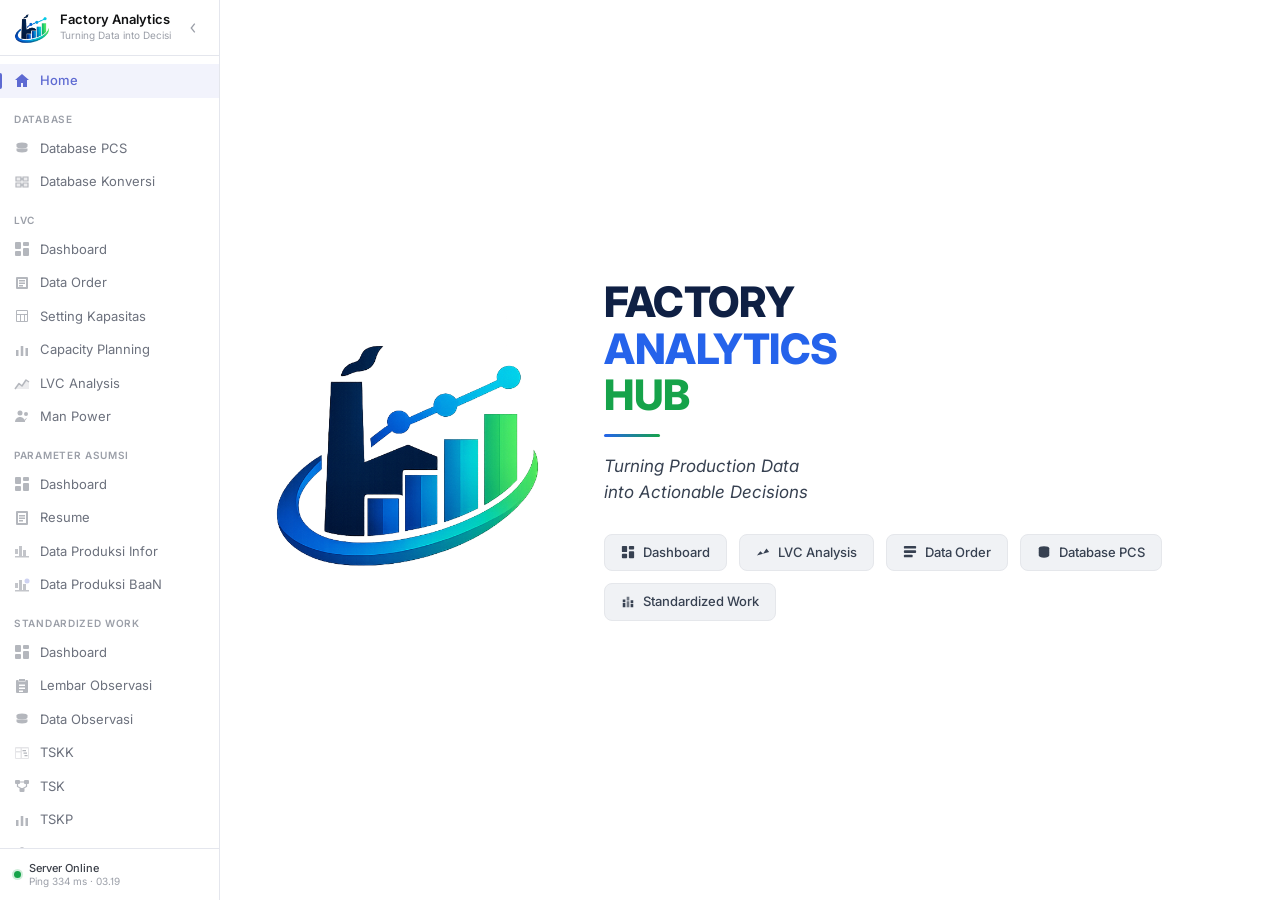
<file: index.html>
<!DOCTYPE html>
<html lang="id">
<head>
  <meta charset="UTF-8"/>
  <meta http-equiv="refresh" content="0; url=home.html"/>
  <title>Factory Analytics Hub</title>
</head>
<body>
  <script>window.location.replace('home.html');</script>
</body>
</html>
</file>
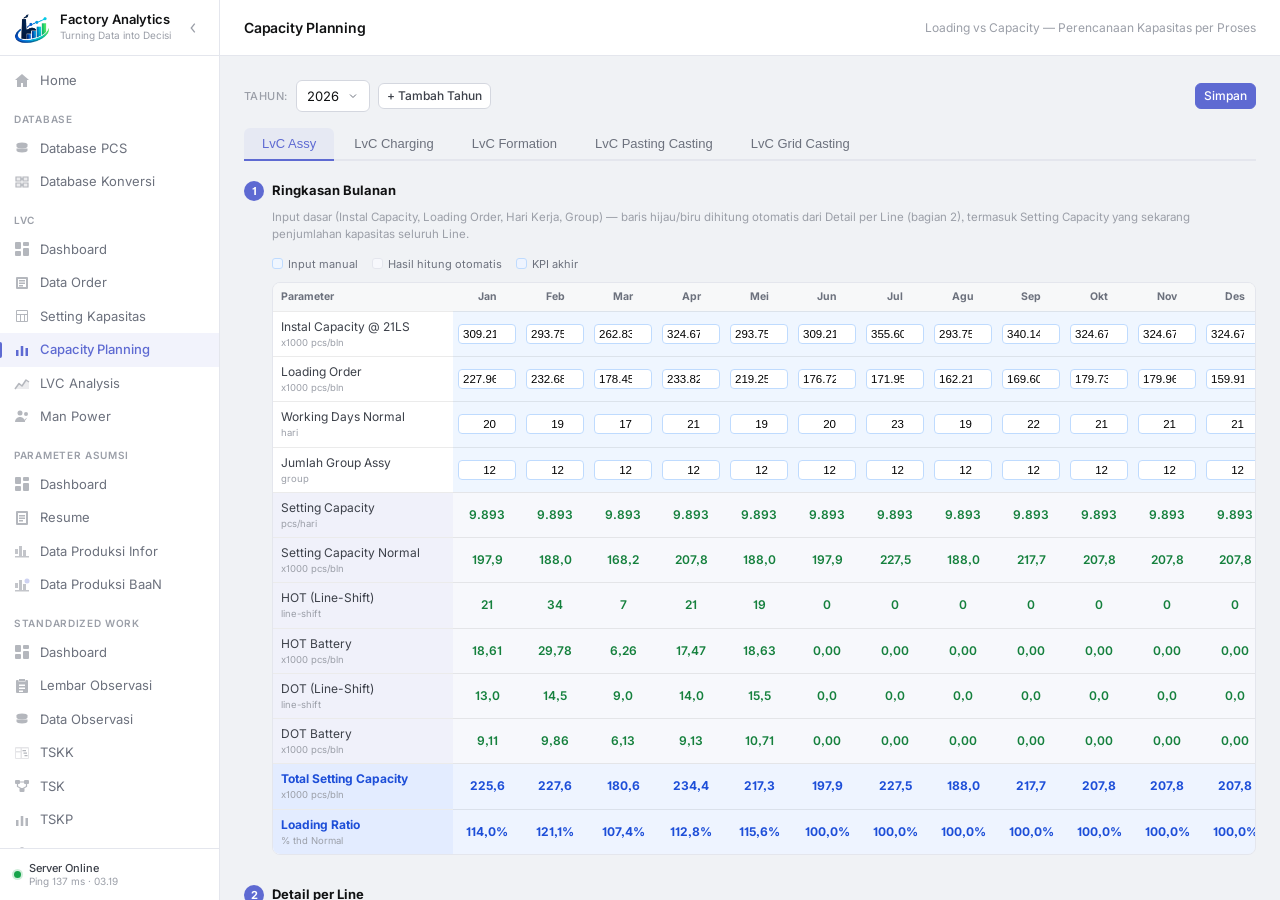
<file: capacity-planning.html>
<!DOCTYPE html>
<html lang="id">
<head>
  <meta charset="UTF-8"/>
  <meta name="viewport" content="width=device-width, initial-scale=1.0"/>
  <title>Capacity Planning — Factory Analytics Hub</title>
  <link rel="stylesheet" href="style.css"/>
  <style>
    /* ── Tab Navigation ─────────────────────────────────────────── */
    .cp-tabs { display: flex; gap: 2px; border-bottom: 2px solid var(--border-solid2); margin-bottom: 20px; flex-wrap: wrap; }
    .cp-tab {
      padding: 8px 18px; font-size: 13px; font-weight: 500; color: var(--text-3); cursor: pointer;
      border: none; background: none; border-bottom: 2px solid transparent; margin-bottom: -2px;
      border-radius: 6px 6px 0 0; transition: color var(--transition), background var(--transition), border-color var(--transition);
      white-space: nowrap;
    }
    .cp-tab:hover  { color: var(--text-1); background: var(--bg-2); }
    .cp-tab.active { color: var(--accent); border-bottom-color: var(--accent); background: rgba(94,106,210,.06); }
    .cp-panel { display: none; }
    .cp-panel.active { display: block; }

    /* ── Section headers ───────────────────────────────────────── */
    .cp-section-title {
      font-size: 13px; font-weight: 700; color: var(--text-1); margin: 30px 0 8px;
      display: flex; align-items: center; gap: 8px;
    }
    .cp-section-title:first-child { margin-top: 0; }
    .cp-section-num {
      display: inline-flex; align-items: center; justify-content: center; width: 20px; height: 20px;
      border-radius: 50%; background: var(--accent); color: #fff; font-size: 11px; font-weight: 700; flex-shrink: 0;
    }
    .cp-section-desc { font-size: 11.5px; color: var(--text-4); margin: 0 0 12px 28px; }

    .cp-legend { display: flex; gap: 14px; font-size: 11px; color: var(--text-3); margin: 0 0 10px 28px; flex-wrap: wrap; }
    .cp-legend span { display: inline-flex; align-items: center; gap: 5px; }
    .cp-legend i { width: 11px; height: 11px; border-radius: 3px; display: inline-block; border: 1px solid var(--border-solid2); }

    /* ── Monthly tables (Ringkasan & Detail per Line) ──────────── */
    .cp-table-wrap { overflow-x: auto; border: 1px solid var(--border-solid2); border-radius: 8px; margin-left: 28px; }
    .cp-table { width: 100%; border-collapse: collapse; font-size: 12px; min-width: 1080px; }
    .cp-table th, .cp-table td { padding: 6px 8px; border-bottom: 1px solid var(--border); text-align: center; white-space: nowrap; }
    .cp-table thead th { background: var(--bg-2); font-weight: 700; font-size: 10.5px; color: var(--text-3); position: sticky; top: 0; z-index: 2; }
    .cp-table td:first-child, .cp-table th:first-child {
      text-align: left; position: sticky; left: 0; background: var(--bg-1); z-index: 1;
      min-width: 180px; max-width: 180px; white-space: normal;
    }
    .cp-table thead th:first-child { background: var(--bg-2); z-index: 3; }
    .cp-unit { font-size: 9.5px; color: var(--text-4); font-weight: 400; }
    .cp-table tr.cp-computed td { background: #f7f8fc; }
    .cp-table tr.cp-computed td:first-child { background: #f0f1fa; }
    .cp-table tr.cp-highlight td { background: #eef4ff !important; font-weight: 700; color: #1d4ed8; }
    .cp-table tr.cp-highlight td:first-child { background: #e3ecff !important; }
    .cp-table td.cp-agg { background: #eef0fb !important; font-weight: 700; }
    .cp-table td.cp-input-cell { background: #eff6ff; padding: 3px 5px; }
    .cp-table td.cp-input-cell input {
      width: 58px; text-align: right; border: 1px solid #bfdbfe; background: #fff;
      border-radius: 4px; padding: 3px 4px; font-size: 11.5px;
    }
    .cp-table td.cp-input-cell input:focus { outline: none; border-color: var(--accent); }
    .cp-table td.cp-calc-cell { color: #15803d; font-weight: 600; }
    .cp-table td.cp-auto-cell { background: #eafbf1; }
    .cp-table td.cp-auto-cell input { border-color: #a7e8c3; color: #15803d; font-style: italic; }
    .cp-table thead th[title] { cursor: help; text-decoration: underline dotted; text-decoration-color: #f59e0b; }

    /* ── Line chips ─────────────────────────────────────────────── */
    .cp-line-chips { display: flex; gap: 6px; flex-wrap: wrap; margin: 0 0 12px 28px; }
    .cp-line-chip {
      padding: 6px 16px; border-radius: 99px; border: 1px solid var(--border-solid2); background: var(--bg-1);
      font-size: 12px; font-weight: 600; color: var(--text-3); cursor: pointer; transition: background .12s, color .12s;
    }
    .cp-line-chip:hover  { background: var(--bg-2); }
    .cp-line-chip.active { background: var(--accent); color: #fff; border-color: var(--accent); }

    /* ── Scenario comparison ───────────────────────────────────── */
    .cp-scenario-grid {
      display: grid; grid-template-columns: repeat(auto-fit, minmax(min(280px, 100%), 1fr));
      gap: 14px; margin-left: 28px;
    }
    .cp-scenario-col { border: 1px solid var(--border-solid2); border-radius: 10px; padding: 14px; background: var(--bg-1); }
    .cp-scenario-title { font-size: 13px; font-weight: 700; color: var(--text-1); margin-bottom: 2px; }
    .cp-scenario-sub { font-size: 10.5px; color: var(--text-4); margin-bottom: 10px; }
    .cp-scenario-hdr {
      display: flex; font-size: 9.5px; font-weight: 700; color: var(--text-4); text-transform: uppercase;
      letter-spacing: .04em; padding: 0 0 4px; border-bottom: 1px solid var(--border-solid2); margin-bottom: 2px;
    }
    .cp-scenario-hdr span:first-child { flex: 1; }
    .cp-scenario-hdr span { width: 44px; text-align: center; }
    .cp-scenario-row { display: flex; align-items: center; padding: 4px 0; border-bottom: 1px solid var(--border); font-size: 12px; }
    .cp-scenario-row .lbl { flex: 1; color: var(--text-2); }
    .cp-scenario-row span.cell { width: 44px; display: flex; justify-content: center; }
    .cp-scenario-row input {
      width: 36px; text-align: center; border: 1px solid #bfdbfe; background: #fff;
      border-radius: 4px; padding: 3px 2px; font-size: 11px;
    }
    .cp-scenario-notes { margin-top: 12px; padding-top: 10px; border-top: 1px dashed var(--border-solid2); }
    .cp-scenario-notes-title { font-size: 10.5px; font-weight: 700; color: var(--text-3); margin-bottom: 6px; }
    .cp-scenario-notes textarea {
      width: 100%; min-height: 84px; font-size: 11px; line-height: 1.5; border: 1px solid var(--border-solid2);
      border-radius: 6px; padding: 8px; resize: vertical; background: var(--bg-1); color: var(--text-2); font-family: inherit;
    }
    .cp-scenario-notes textarea:focus { outline: none; border-color: var(--accent); }
  </style>
</head>
<body>
<div class="app-layout">
  <div id="sidebarMount"></div>
  <div class="main-content">
    <div id="topbarMount"></div>
    <div class="page-body">

      <!-- Controls -->
      <div class="flex items-center gap-3 mb-4 flex-wrap">
        <div class="period-bar" style="margin-bottom:0">
          <span class="period-label">Tahun:</span>
          <select id="cpYearSelect" class="form-control" style="width:auto"></select>
          <button class="btn btn-ghost btn-sm" id="cpAddYearBtn">+ Tambah Tahun</button>
        </div>
        <div class="ml-auto flex gap-2">
          <button class="btn btn-primary btn-sm" id="cpSaveBtn">Simpan</button>
        </div>
      </div>

      <!-- Tabs -->
      <nav class="cp-tabs" id="cpTabs">
        <button class="cp-tab active" data-tab="assy">LvC Assy</button>
        <button class="cp-tab" data-tab="charging">LvC Charging</button>
        <button class="cp-tab" data-tab="formation">LvC Formation</button>
        <button class="cp-tab" data-tab="pasting_casting">LvC Pasting Casting</button>
        <button class="cp-tab" data-tab="grid_casting">LvC Grid Casting</button>
      </nav>

      <!-- ── Panel: LvC Assy ──────────────────────────────────── -->
      <div class="cp-panel active" id="panel-assy">

        <div class="cp-section-title"><span class="cp-section-num">1</span>Ringkasan Bulanan</div>
        <div class="cp-section-desc">Input dasar (Instal Capacity, Loading Order, Hari Kerja, Group) — baris hijau/biru dihitung otomatis dari Detail per Line (bagian 2), termasuk Setting Capacity yang sekarang penjumlahan kapasitas seluruh Line.</div>
        <div class="cp-legend">
          <span><i style="background:#eff6ff;border-color:#bfdbfe"></i>Input manual</span>
          <span><i style="background:#f7f8fc"></i>Hasil hitung otomatis</span>
          <span><i style="background:#eef4ff;border-color:#bfdbfe"></i>KPI akhir</span>
        </div>
        <div class="cp-table-wrap">
          <table class="cp-table" id="cpSummaryTable">
            <thead><tr id="cpSummaryHead"></tr></thead>
            <tbody id="cpSummaryBody"></tbody>
          </table>
        </div>

        <div class="cp-section-title"><span class="cp-section-num">2</span>Detail per Line</div>
        <div class="cp-section-desc">Setting Shift 1/2/3 otomatis = (menit efektif shift ÷ Weighted Average Cycle Time) — CT & penugasan Line per model diambil dari Database PCS, mix qty-nya dari Data Order bulan bersangkutan. Kosongkan sel untuk kembali ke auto; isi angka untuk override manual. Header bulan bertanda ⚠ berarti ada qty Data Order yang tidak match ke Database PCS. HOT/DOT tetap input manual (keputusan lembur, bukan hasil hitung kapasitas).</div>
        <div class="cp-legend">
          <span><i style="background:#eff6ff;border-color:#bfdbfe"></i>Override manual</span>
          <span><i style="background:#eafbf1;border-color:#a7e8c3"></i>Auto dari Data Order × Database PCS</span>
        </div>
        <div class="cp-line-chips" id="cpLineChips"></div>
        <div class="cp-table-wrap">
          <table class="cp-table" id="cpLineTable">
            <thead><tr id="cpLineHead"></tr></thead>
            <tbody id="cpLineBody"></tbody>
          </table>
        </div>

        <div class="cp-section-title"><span class="cp-section-num">3</span>Perencanaan Group per Skenario</div>
        <div class="cp-section-desc">Perbandingan alokasi jumlah group HOT/DOT antar skenario, untuk memutuskan opsi penambahan kapasitas.</div>
        <div class="cp-scenario-grid" id="cpScenarioGrid"></div>

      </div>

      <!-- ── Placeholder panels ───────────────────────────────── -->
      <div class="cp-panel" id="panel-charging">
        <div class="empty-state" style="margin-top:60px">
          <div class="empty-icon">🔋</div>
          <div class="empty-title">LvC Charging</div>
          <div class="empty-text">Konten tab ini sedang dalam pengembangan.</div>
        </div>
      </div>
      <div class="cp-panel" id="panel-formation">
        <div class="empty-state" style="margin-top:60px">
          <div class="empty-icon">⚡</div>
          <div class="empty-title">LvC Formation</div>
          <div class="empty-text">Konten tab ini sedang dalam pengembangan.</div>
        </div>
      </div>
      <div class="cp-panel" id="panel-pasting_casting">
        <div class="empty-state" style="margin-top:60px">
          <div class="empty-icon">🏭</div>
          <div class="empty-title">LvC Pasting Casting</div>
          <div class="empty-text">Konten tab ini sedang dalam pengembangan.</div>
        </div>
      </div>
      <div class="cp-panel" id="panel-grid_casting">
        <div class="empty-state" style="margin-top:60px">
          <div class="empty-icon">🏭</div>
          <div class="empty-title">LvC Grid Casting</div>
          <div class="empty-text">Konten tab ini sedang dalam pengembangan.</div>
        </div>
      </div>

    </div>
  </div>
</div>

<script src="shared-components.js"></script>
<script>
/* ================================================================
   Capacity Planning — LvC Assy
   Digitalisasi "LVC Assy.xlsx", disusun ulang jadi 3 bagian berurutan:
   1. Ringkasan Bulanan (KPI, sepenuhnya bottom-up dari bagian 2)
   2. Detail per Line — Setting Shift 1/2/3 = (menit efektif shift ÷ Weighted
      Average Cycle Time), CT & penugasan Line per model dari Database PCS,
      mix qty dari Data Order bulan bersangkutan. Bisa di-override manual
      per sel (kosongkan untuk kembali ke auto). HOT/DOT tetap input manual.
   3. Perencanaan Group per Skenario (what-if 3 skenario)
   ================================================================ */

const MONTHS_ABR = ['Jan','Feb','Mar','Apr','Mei','Jun','Jul','Agu','Sep','Okt','Nov','Des'];
const ASSY_LINES = ['Line 1','Line 2','Line 3','Line 4','Line 5','Line 6','Line 7'];
const SCENARIO_PROCS = [
  'Line 1','Line 2','Line 3','Line 4','Line 5','Line 6','Line 7',
  'Wet A & F','MCB','Formation','Pasting Casting','Grid Casting','Pasting Punching','Grid Punching','Ballmill',
];

/* Data awal 2026, diekstrak dari LVC Assy.xlsx (sheet "LvC Assy") */
const ASSY_SEED_2026 = {"monthly":{"instalCapacity":[309.218,293.757,262.835,324.679,293.757,309.218,355.601,293.757,340.14,324.679,324.679,324.679],"loadingOrder":[227.967,232.686,178.457,233.821,219.255,176.72,171.959,162.216,169.604,179.739,179.969,159.91],"workingDays":[20,19,17,21,19,20,23,19,22,21,21,21],"groupAssy":[12,12,12,12,12,12,12,12,12,12,12,12],"settingCapPerDay":[9893.227,9893.227,9893.227,9893.227,9893.227,9893.227,9893.227,9893.227,9893.227,9893.227,9893.227,9893.227]},"lines":{"Line 1":{"s1":[1050,1050,1050,1050,1050,1050,1050,1050,1050,1050,1050,1050],"s2":[900,900,900,900,900,900,900,900,900,900,900,900],"s3":[0,0,0,0,0,0,0,0,0,0,0,0],"hotDay":[2,2,0,0,1,0,0,0,0,0,0,0],"hotLineShift":[4,4,0,0,2,0,0,0,0,0,0,0],"hotBattery":[3900,3900,0,0,1950,0,0,0,0,0,0,0],"dot":[4,4,2,4,5,0,0,0,0,0,0,0],"dotBattery":[1800,1800,900,1800,2250,0,0,0,0,0,0,0]},"Line 2":{"s1":[728.372,728.372,728.372,728.372,728.372,728.372,728.372,728.372,728.372,728.372,728.372,728.372],"s2":[0,0,0,0,0,0,0,0,0,0,0,0],"s3":[0,0,0,0,0,0,0,0,0,0,0,0],"hotDay":[0,2,0,0,1,0,0,0,0,0,0,0],"hotLineShift":[0,2,0,0,1,0,0,0,0,0,0,0],"hotBattery":[0,1456.744,0,0,728.372,0,0,0,0,0,0,0],"dot":[4,4,2,2,8,0,0,0,0,0,0,0],"dotBattery":[1456.744,1456.744,728.372,728.372,2913.488,0,0,0,0,0,0,0]},"Line 3":{"s1":[1050,1050,1050,1050,1050,1050,1050,1050,1050,1050,1050,1050],"s2":[0,0,0,0,0,0,0,0,0,0,0,0],"s3":[0,0,0,0,0,0,0,0,0,0,0,0],"hotDay":[0,3,0,0,1,0,0,0,0,0,0,0],"hotLineShift":[0,3,0,0,1,0,0,0,0,0,0,0],"hotBattery":[0,3150,0,0,1050,0,0,0,0,0,0,0],"dot":[4,4,4,4,6,0,0,0,0,0,0,0],"dotBattery":[2100,2100,2100,2100,3150,0,0,0,0,0,0,0]},"Line 4":{"s1":[534.855,534.855,534.855,534.855,534.855,534.855,534.855,534.855,534.855,534.855,534.855,534.855],"s2":[450,450,450,450,450,450,450,450,450,450,450,450],"s3":[0,0,0,0,0,0,0,0,0,0,0,0],"hotDay":[2,2,0,2,0,0,0,0,0,0,0,0],"hotLineShift":[4,4,0,4,0,0,0,0,0,0,0,0],"hotBattery":[1969.711,1969.711,0,1969.711,0,0,0,0,0,0,0,0],"dot":[6,6,4,8,8,0,0,0,0,0,0,0],"dotBattery":[1350,1350,900,1800,1800,0,0,0,0,0,0,0]},"Line 5":{"s1":[1100,1100,1100,1100,1100,1100,1100,1100,1100,1100,1100,1100],"s2":[980,980,980,980,980,980,980,980,980,980,980,980],"s3":[900,900,900,900,900,900,900,900,900,900,900,900],"hotDay":[3,5,2,5,5,0,0,0,0,0,0,0],"hotLineShift":[9,15,6,15,15,0,0,0,0,0,0,0],"hotBattery":[8940,14900,5960,14900,14900,0,0,0,0,0,0,0],"dot":[0,0,0,0,0,0,0,0,0,0,0,0],"dotBattery":[0,0,0,0,0,0,0,0,0,0,0,0]},"Line 6":{"s1":[1000,1000,1000,1000,1000,1000,1000,1000,1000,1000,1000,1000],"s2":[900,900,900,900,900,900,900,900,900,900,900,900],"s3":[0,0,0,0,0,0,0,0,0,0,0,0],"hotDay":[2,2,0,0,0,0,0,0,0,0,0,0],"hotLineShift":[4,4,0,0,0,0,0,0,0,0,0,0],"hotBattery":[3800,3800,0,0,0,0,0,0,0,0,0,0],"dot":[4,5,2,4,0,0,0,0,0,0,0,0],"dotBattery":[1800,2250,900,1800,0,0,0,0,0,0,0,0]},"Line 7":{"s1":[300,300,300,300,300,300,300,300,300,300,300,300],"s2":[0,0,0,0,0,0,0,0,0,0,0,0],"s3":[0,0,0,0,0,0,0,0,0,0,0,0],"hotDay":[0,2,1,2,0,0,0,0,0,0,0,0],"hotLineShift":[0,2,1,2,0,0,0,0,0,0,0,0],"hotBattery":[0,600,300,600,0,0,0,0,0,0,0,0],"dot":[4,6,4,6,4,0,0,0,0,0,0,0],"dotBattery":[600,900,600,900,600,0,0,0,0,0,0,0]}},"ref":{"assy":{"Line 1":{"s1":1050,"s2":900,"s3":800,"total":2750},"Line 2":{"s1":728.372,"s2":678.14,"s3":619.535,"total":2026.047},"Line 3":{"s1":1050,"s2":930,"s3":820,"total":2800},"Line 4":{"s1":534.855,"s2":450,"s3":400,"total":1384.855},"Line 5":{"s1":1100,"s2":980,"s3":900,"total":2980},"Line 6":{"s1":1000,"s2":900,"s3":800,"total":2700},"Line 7":{"s1":300,"s2":270,"s3":250,"total":820}},"wet":{"Wet.A":{"s1":1100,"s2":1000,"s3":900,"total":3000},"Wet.F":{"s1":800,"s2":700,"s3":500,"total":2000}},"mcb":{"MCB KIT":{"s1":0,"s2":0,"s3":0,"total":0},"MCB Sealed":{"s1":0,"s2":0,"s3":0,"total":0}}},"scenario":{"s1":{"rows":{"Line 1":{"hot":1,"dot":5},"Line 2":{"hot":1,"dot":8},"Line 3":{"hot":1,"dot":8},"Line 4":{"hot":"","dot":8},"Line 5":{"hot":6,"dot":""},"Line 6":{"hot":"","dot":""},"Line 7":{"hot":"","dot":4},"Wet A & F":{"hot":4,"dot":""},"MCB":{"hot":2,"dot":""},"Formation":{"hot":3,"dot":""},"Pasting Casting":{"hot":3,"dot":6},"Grid Casting":{"hot":3,"dot":""},"Pasting Punching":{"hot":2,"dot":6},"Grid Punching":{"hot":"","dot":3},"Ballmill":{"hot":9,"dot":""}},"notes":["1). Tetap 12 Group Existing","2). Over Time Assy Sangat Tinggi","3). Over Time Plate Making Tinggi","4). Over Time Ballmill tinggi"],"title":"Skenario 1 (12 Group)"},"s2":{"rows":{"Line 1":{"hot":1,"dot":5},"Line 2":{"hot":"","dot":""},"Line 3":{"hot":1,"dot":8},"Line 4":{"hot":"","dot":8},"Line 5":{"hot":2,"dot":""},"Line 6":{"hot":"","dot":""},"Line 7":{"hot":"","dot":4},"Wet A & F":{"hot":4,"dot":""},"MCB":{"hot":2,"dot":""},"Formation":{"hot":3,"dot":""},"Pasting Casting":{"hot":"","dot":""},"Grid Casting":{"hot":"","dot":""},"Pasting Punching":{"hot":"","dot":""},"Grid Punching":{"hot":"","dot":""},"Ballmill":{"hot":"","dot":""}},"notes":["1). Add 1 Group Line 2 (9mp)","2). Total Assy : 13 Group","3). Add 1 Group Pasting (4mp)","4). Add 3 MC grid Casting (3mp)"],"title":"Skenario 2 (13 group)"},"s3":{"rows":{"Line 1":{"hot":1,"dot":5},"Line 2":{"hot":1,"dot":8},"Line 3":{"hot":1,"dot":8},"Line 4":{"hot":"","dot":8},"Line 5":{"hot":3,"dot":""},"Line 6":{"hot":"","dot":""},"Line 7":{"hot":"","dot":4},"Wet A & F":{"hot":4,"dot":""},"MCB":{"hot":2,"dot":""},"Formation":{"hot":3,"dot":""},"Pasting Casting":{"hot":3,"dot":6},"Grid Casting":{"hot":3,"dot":""},"Pasting Punching":{"hot":2,"dot":6},"Grid Punching":{"hot":"","dot":3},"Ballmill":{"hot":9,"dot":""}},"notes":["1). MCB HOT Tanggal 2 dan 10","2). Tanggal 11 Pindah ke line 2 (2 Shift)","3). 3MP Improvement ke line 2","4). Over Time Plate Making  tinggi","5). Over Time Ballmill tinggi"],"title":"Skenario 3 (12,5 group)"}}};

let currentYear = '2026';
let currentLine = 'Line 1';

// ── Helpers ─────────────────────────────────────────────────────────────
function zeros12() { return new Array(12).fill(0); }
function sumArr(a) { return a.reduce((s, v) => s + (Number(v) || 0), 0); }
function avgArr(a) { return a.length ? sumArr(a) / a.length : 0; }
function fmtNum(v, dec) {
  if (v == null || isNaN(v)) return '—';
  return Number(v).toLocaleString('id-ID', { minimumFractionDigits: dec, maximumFractionDigits: dec });
}

function nulls12() { return new Array(12).fill(null); }

function emptyLineData() {
  const o = {};
  ASSY_LINES.forEach(l => {
    // s1/s2/s3 = null berarti "auto" (dihitung dari mix Data Order × Database PCS)
    o[l] = { s1: nulls12(), s2: nulls12(), s3: nulls12(), hotDay: zeros12(), hotLineShift: zeros12(), hotBattery: zeros12(), dot: zeros12(), dotBattery: zeros12() };
  });
  return o;
}
function emptyScenario() {
  const o = {};
  ['s1', 's2', 's3'].forEach((k, i) => { o[k] = { title: `Skenario ${i + 1}`, rows: {}, notes: [] }; });
  return o;
}

// ── State ─────────────────────────────────────────────────────────────
function ensureAssyRoot() {
  const state = BPMS.getState();
  if (!state.capacityPlanning) state.capacityPlanning = {};
  if (!state.capacityPlanning.assy) state.capacityPlanning.assy = {};
  const assy = state.capacityPlanning.assy;
  if (!assy.years) assy.years = {};
  return assy;
}

function ensureYear(year) {
  const assy = ensureAssyRoot();
  if (!assy.years[year]) {
    if (year === '2026') {
      // Setting Shift 1/2/3 hasil digitalisasi awal diperlakukan sebagai override manual
      // (angka asli dari Excel, belum tentu berasal dari mix Data Order bulan itu).
      assy.years[year] = {
        monthly: BPMS.deepClone(ASSY_SEED_2026.monthly),
        lines: BPMS.deepClone(ASSY_SEED_2026.lines),
        scenario: BPMS.deepClone(ASSY_SEED_2026.scenario),
      };
    } else {
      assy.years[year] = {
        monthly: { instalCapacity: zeros12(), loadingOrder: zeros12(), workingDays: zeros12(), groupAssy: zeros12() },
        lines: emptyLineData(),
        scenario: emptyScenario(),
      };
    }
  }
  return assy.years[year];
}

// ── Weighted Average Cycle Time (Data Order × Database PCS) ──────────
// Setting Shift (pcs/hari) = menit efektif shift ÷ Weighted Avg CT, per Line per bulan.
// CT & penugasan Line per model battery diambil dari Database PCS (dbPCS: line1/ct1, line2/ct2);
// mix qty (bobot) diambil dari Data Order (state.orders["YYYY-MM"]) bulan bersangkutan.
const SHIFT_MINUTES = { s1: 435, s2: 405, s3: 370 };

function periodOf(year, monthIdx) { return `${year}-${String(monthIdx + 1).padStart(2, '0')}`; }

let _mixCache = {}; // period -> { map: Map(line -> {sumQty, sumQtyCt}), unmatched, totalQty }

/* Kolom LINE(1st)/LINE(2nd) di Database PCS adalah teks bebas (bisa "Line 1" atau cuma "1").
   Normalisasi ke "Line N" supaya kedua gaya penulisan match ke Assy Line yang sama. */
function normalizeAssyLine(raw) {
  const s = String(raw || '').trim();
  const m = s.match(/^(?:line\s*)?0*([1-7])$/i);
  return m ? `Line ${m[1]}` : null;
}

function computeLineMonthlyMix(period) {
  if (_mixCache[period]) return _mixCache[period];
  const orders = BPMS.getState().orders?.[period] || [];
  const map = new Map();
  let unmatched = 0;
  let totalQty  = 0;
  for (const ord of orders) {
    const qty = Number(ord.qty) || 0;
    totalQty += qty;
    if (!qty) continue;
    const parsed = ord._parsed || BPMS.parseItemString(ord.item);
    if (!parsed) { unmatched += qty; continue; }
    const matches = BPMS.findPCSMatches(parsed.battType, parsed.tech, parsed.plate, parsed.separator);
    if (!matches.length) { unmatched += qty; continue; }
    const pcs = matches[0];
    const slots = [];
    if (pcs.line1) slots.push({ line: pcs.line1, ct: Number(pcs.ct1) || 0 });
    if (pcs.line2) slots.push({ line: pcs.line2, ct: Number(pcs.ct2) || 0 });
    for (const { line, ct } of slots) {
      const canonical = normalizeAssyLine(line);
      if (!canonical || !ct) continue;
      if (!map.has(canonical)) map.set(canonical, { sumQty: 0, sumQtyCt: 0 });
      const m = map.get(canonical);
      m.sumQty   += qty;
      m.sumQtyCt += qty * ct;
    }
  }
  const result = { map, unmatched, totalQty };
  _mixCache[period] = result;
  return result;
}

function weightedCTFor(period, line) {
  const { map } = computeLineMonthlyMix(period);
  const m = map.get(line);
  if (!m || !m.sumQty) return null;
  return m.sumQtyCt / m.sumQty;
}

/* Nilai efektif sel Setting Shift: override manual (jika diisi) atau hasil auto-calc. */
function resolveShift(L, key, i, line) {
  const override = L[key][i];
  if (override !== null && override !== undefined) return { value: Number(override) || 0, isAuto: false };
  const weightedCT = weightedCTFor(periodOf(currentYear, i), line);
  const auto = weightedCT ? Math.round((SHIFT_MINUTES[key] * 60) / weightedCT) : null;
  return { value: auto, isAuto: true };
}

function lineDailyCapacity(y, line, i) {
  const s1 = resolveShift(y.lines[line], 's1', i, line).value || 0;
  const s2 = resolveShift(y.lines[line], 's2', i, line).value || 0;
  const s3 = resolveShift(y.lines[line], 's3', i, line).value || 0;
  return s1 + s2 + s3;
}

// ── Bagian 1: Ringkasan Bulanan ──────────────────────────────────────
function computeSummaryDerived(y) {
  const settingCapPerDay = MONTHS_ABR.map((_, i) => sumArr(ASSY_LINES.map(l => lineDailyCapacity(y, l, i))));
  const settingCapNormal = settingCapPerDay.map((v, i) => v * (Number(y.monthly.workingDays[i]) || 0) / 1000);
  const hotLineShift = MONTHS_ABR.map((_, i) => sumArr(ASSY_LINES.map(l => y.lines[l].hotLineShift[i])));
  const hotBattery   = MONTHS_ABR.map((_, i) => sumArr(ASSY_LINES.map(l => y.lines[l].hotBattery[i])) / 1000);
  const dotRaw       = MONTHS_ABR.map((_, i) => sumArr(ASSY_LINES.map(l => y.lines[l].dot[i])));
  const dotLineShift = dotRaw.map(v => v / 2);
  const dotBattery   = MONTHS_ABR.map((_, i) => sumArr(ASSY_LINES.map(l => y.lines[l].dotBattery[i])) / 1000);
  const totalSettingCap = settingCapNormal.map((v, i) => v + hotBattery[i] + dotBattery[i]);
  const loadingRatio = totalSettingCap.map((v, i) => settingCapNormal[i] ? (v / settingCapNormal[i] * 100) : 0);
  return { settingCapPerDay, settingCapNormal, hotLineShift, hotBattery, dotLineShift, dotBattery, totalSettingCap, loadingRatio };
}

function renderSummaryTable() {
  const y = ensureYear(currentYear);
  const d = computeSummaryDerived(y);

  document.getElementById('cpSummaryHead').innerHTML =
    '<th>Parameter</th>' + MONTHS_ABR.map(m => `<th>${m}</th>`).join('') +
    '<th class="cp-agg">Total</th><th class="cp-agg">Rata-rata</th>';

  const rows = [
    { label: 'Instal Capacity @ 21LS',  unit: 'x1000 pcs/bln', arr: y.monthly.instalCapacity,   dec: 1, input: 'instalCapacity' },
    { label: 'Loading Order',           unit: 'x1000 pcs/bln', arr: y.monthly.loadingOrder,     dec: 1, input: 'loadingOrder' },
    { label: 'Working Days Normal',     unit: 'hari',          arr: y.monthly.workingDays,       dec: 0, input: 'workingDays' },
    { label: 'Jumlah Group Assy',       unit: 'group',         arr: y.monthly.groupAssy,         dec: 0, input: 'groupAssy' },
    { label: 'Setting Capacity',        unit: 'pcs/hari',      arr: d.settingCapPerDay, dec: 0, computed: true },
    { label: 'Setting Capacity Normal', unit: 'x1000 pcs/bln', arr: d.settingCapNormal, dec: 1, computed: true },
    { label: 'HOT (Line-Shift)',        unit: 'line-shift',    arr: d.hotLineShift,     dec: 0, computed: true },
    { label: 'HOT Battery',             unit: 'x1000 pcs/bln', arr: d.hotBattery,       dec: 2, computed: true },
    { label: 'DOT (Line-Shift)',        unit: 'line-shift',    arr: d.dotLineShift,     dec: 1, computed: true },
    { label: 'DOT Battery',             unit: 'x1000 pcs/bln', arr: d.dotBattery,       dec: 2, computed: true },
    { label: 'Total Setting Capacity',  unit: 'x1000 pcs/bln', arr: d.totalSettingCap,  dec: 1, computed: true, highlight: true },
    { label: 'Loading Ratio',           unit: '% thd Normal',  arr: d.loadingRatio,     dec: 1, computed: true, highlight: true, isPct: true },
  ];

  document.getElementById('cpSummaryBody').innerHTML = rows.map(r => {
    const cells = r.arr.map((v, i) => {
      if (r.input) {
        return `<td class="cp-input-cell"><input type="number" step="any" value="${v ?? ''}" data-field="${r.input}" data-idx="${i}" onchange="onSummaryInput(this)"></td>`;
      }
      return `<td class="cp-calc-cell">${fmtNum(v, r.dec)}${r.isPct ? '%' : ''}</td>`;
    }).join('');
    const total = sumArr(r.arr), avg = avgArr(r.arr);
    const totalTxt = r.isPct ? '—' : fmtNum(total, r.dec);
    const avgTxt   = fmtNum(avg, r.dec) + (r.isPct ? '%' : '');
    const trClass  = r.highlight ? 'cp-highlight' : (r.computed ? 'cp-computed' : '');
    return `<tr class="${trClass}"><td>${r.label}<div class="cp-unit">${r.unit}</div></td>${cells}<td class="cp-agg">${totalTxt}</td><td class="cp-agg">${avgTxt}</td></tr>`;
  }).join('');
}

function onSummaryInput(el) {
  const y = ensureYear(currentYear);
  y.monthly[el.dataset.field][Number(el.dataset.idx)] = parseFloat(el.value) || 0;
  renderSummaryTable();
}

// ── Bagian 2: Detail per Line ────────────────────────────────────────
const LINE_ROW_CONFIG = [
  { key: '_weightedCT',  label: 'Weighted Avg Cycle Time', unit: 'detik/battery', dec: 2, computed: true, noSum: true },
  { key: 's1',           label: 'Setting Shift 1',      unit: 'pcs/hari',   dec: 0, input: true },
  { key: 's2',           label: 'Setting Shift 2',      unit: 'pcs/hari',   dec: 0, input: true },
  { key: 's3',           label: 'Setting Shift 3',      unit: 'pcs/hari',   dec: 0, input: true },
  { key: '_totalCap',    label: 'Total Kapasitas/Hari', unit: 'pcs/hari',   dec: 0, computed: true },
  { key: 'hotDay',       label: 'HOT',                  unit: 'hari',       dec: 0, input: true },
  { key: 'hotLineShift', label: 'HOT (Line-Shift)',     unit: 'line-shift', dec: 0, input: true },
  { key: 'hotBattery',   label: 'HOT Total Battery',    unit: 'pcs',        dec: 0, input: true },
  { key: 'dot',          label: 'DOT (Line-Shift)',     unit: 'line-shift', dec: 0, input: true },
  { key: 'dotBattery',   label: 'DOT Total Battery',    unit: 'pcs',        dec: 0, input: true },
];

function renderLineChips() {
  document.getElementById('cpLineChips').innerHTML = ASSY_LINES.map(l =>
    `<button class="cp-line-chip ${l === currentLine ? 'active' : ''}" onclick="selectLine('${l}')">${l}</button>`
  ).join('');
}

function selectLine(l) {
  currentLine = l;
  renderLineChips();
  renderLineTable();
}

/* Info per cell Setting Shift 1/2/3: { value, isAuto } — value bisa null (belum ada data order/override). */
function computeLineRowValues(r, y, line) {
  if (r.key === '_weightedCT') {
    const arr = MONTHS_ABR.map((_, i) => weightedCTFor(periodOf(currentYear, i), line));
    return { cellsInfo: arr.map(v => ({ value: v, isAuto: null })), numericArr: arr.map(v => v || 0) };
  }
  if (r.key === '_totalCap') {
    const arr = MONTHS_ABR.map((_, i) => lineDailyCapacity(y, line, i));
    return { cellsInfo: arr.map(v => ({ value: v, isAuto: null })), numericArr: arr };
  }
  if (r.key === 's1' || r.key === 's2' || r.key === 's3') {
    const cellsInfo = MONTHS_ABR.map((_, i) => resolveShift(y.lines[line], r.key, i, line));
    return { cellsInfo, numericArr: cellsInfo.map(c => c.value || 0) };
  }
  const arr = y.lines[line][r.key];
  return { cellsInfo: arr.map(v => ({ value: v, isAuto: null })), numericArr: arr };
}

function renderLineTable() {
  const y = ensureYear(currentYear);

  document.getElementById('cpLineHead').innerHTML =
    '<th>Parameter</th>' + MONTHS_ABR.map((m, i) => {
      const period = periodOf(currentYear, i);
      const { unmatched, totalQty } = computeLineMonthlyMix(period);
      if (totalQty > 0 && unmatched > 0) {
        const pct = Math.round((unmatched / totalQty) * 100);
        return `<th title="${unmatched.toLocaleString('id-ID')} dari ${totalQty.toLocaleString('id-ID')} qty Data Order (${pct}%) tidak match ke Database PCS">${m} ⚠</th>`;
      }
      return `<th>${m}</th>`;
    }).join('') +
    '<th class="cp-agg">Total</th><th class="cp-agg">Rata-rata</th>';

  document.getElementById('cpLineBody').innerHTML = LINE_ROW_CONFIG.map(r => {
    const { cellsInfo, numericArr } = computeLineRowValues(r, y, currentLine);
    const cells = cellsInfo.map((c, i) => {
      if (!r.input) return `<td class="cp-calc-cell">${fmtNum(c.value, r.dec)}</td>`;
      const cls  = c.isAuto ? ' cp-auto-cell' : '';
      const hint = c.isAuto
        ? 'title="Otomatis dari mix Data Order × Database PCS — isi angka untuk override, kosongkan untuk kembali ke auto"'
        : 'title="Nilai override manual — kosongkan untuk kembali ke auto"';
      return `<td class="cp-input-cell${cls}"><input type="number" step="any" value="${c.value == null ? '' : c.value}" placeholder="auto" data-key="${r.key}" data-idx="${i}" onchange="onLineInput(this)" ${hint}></td>`;
    }).join('');
    const totalTxt = r.noSum ? '—' : fmtNum(sumArr(numericArr), r.dec);
    const avgTxt    = fmtNum(avgArr(numericArr), r.dec);
    const trClass = r.computed ? 'cp-computed' : '';
    return `<tr class="${trClass}"><td>${r.label}<div class="cp-unit">${r.unit}</div></td>${cells}<td class="cp-agg">${totalTxt}</td><td class="cp-agg">${avgTxt}</td></tr>`;
  }).join('');
}

function onLineInput(el) {
  const y = ensureYear(currentYear);
  const L = y.lines[currentLine];
  const key = el.dataset.key;
  const idx = Number(el.dataset.idx);
  if (key === 's1' || key === 's2' || key === 's3') {
    L[key][idx] = el.value === '' ? null : (parseFloat(el.value) || 0); // '' → kembali ke auto
  } else {
    L[key][idx] = parseFloat(el.value) || 0;
  }
  renderLineTable();
  renderSummaryTable(); // roll-up ke Ringkasan Bulanan ikut berubah
}

// ── Bagian 3: Perencanaan Group per Skenario ─────────────────────────
function renderScenarioGrid() {
  const y = ensureYear(currentYear);
  document.getElementById('cpScenarioGrid').innerHTML = ['s1', 's2', 's3'].map(skey => {
    const sc = y.scenario[skey] || { title: skey, rows: {}, notes: [] };
    const rowsHtml = SCENARIO_PROCS.map(name => {
      const r = sc.rows[name] || { hot: '', dot: '' };
      return `<div class="cp-scenario-row">
        <span class="lbl">${name}</span>
        <span class="cell"><input type="text" value="${r.hot}" onchange="onScenarioInput(this,'${skey}','${name}','hot')"></span>
        <span class="cell"><input type="text" value="${r.dot}" onchange="onScenarioInput(this,'${skey}','${name}','dot')"></span>
      </div>`;
    }).join('');
    return `<div class="cp-scenario-col">
      <div class="cp-scenario-title">${sc.title || skey}</div>
      <div class="cp-scenario-sub">Jumlah group per proses</div>
      <div class="cp-scenario-hdr"><span></span><span>HOT</span><span>DOT</span></div>
      ${rowsHtml}
      <div class="cp-scenario-notes">
        <div class="cp-scenario-notes-title">Catatan</div>
        <textarea onchange="onScenarioNotes(this,'${skey}')">${(sc.notes || []).join('\n')}</textarea>
      </div>
    </div>`;
  }).join('');
}

function onScenarioInput(el, skey, name, field) {
  const y = ensureYear(currentYear);
  if (!y.scenario[skey].rows[name]) y.scenario[skey].rows[name] = { hot: '', dot: '' };
  y.scenario[skey].rows[name][field] = el.value;
}

function onScenarioNotes(el, skey) {
  const y = ensureYear(currentYear);
  y.scenario[skey].notes = el.value.split('\n').map(s => s.trim()).filter(Boolean);
}

// ── Year selector & Tabs ──────────────────────────────────────────────
function populateYearSelect() {
  const assy  = ensureAssyRoot();
  const years = new Set(Object.keys(assy.years));
  years.add('2026');
  const sorted = [...years].sort().reverse();

  const sel  = document.getElementById('cpYearSelect');
  const prev = sel.value || currentYear;
  sel.innerHTML = sorted.map(y => `<option value="${y}">${y}</option>`).join('');
  sel.value = sorted.includes(prev) ? prev : sorted[0];
  currentYear = sel.value;
}

function renderAssyTab() {
  _mixCache = {}; // Data Order/Database PCS bisa berubah antar kunjungan — hitung ulang mix per render pass
  renderSummaryTable();
  renderLineChips();
  renderLineTable();
  renderScenarioGrid();
}

function pageInit() {
  document.getElementById('topbarMount').innerHTML = BPMS.renderTopbar(
    'Capacity Planning', '<span class="text-muted text-sm">Loading vs Capacity — Perencanaan Kapasitas per Proses</span>');

  populateYearSelect();
  renderAssyTab();

  document.getElementById('cpYearSelect').addEventListener('change', e => {
    currentYear = e.target.value;
    renderAssyTab();
  });

  document.getElementById('cpAddYearBtn').addEventListener('click', () => {
    const input = window.prompt('Tahun baru (mis. 2027):', String(new Date().getFullYear() + 1));
    if (!input) return;
    const yr = input.trim();
    if (!/^\d{4}$/.test(yr)) { BPMS.toast('Tahun tidak valid', 'error'); return; }
    ensureYear(yr);
    populateYearSelect();
    document.getElementById('cpYearSelect').value = yr;
    currentYear = yr;
    renderAssyTab();
    BPMS.toast(`Tahun ${yr} ditambahkan`, 'success');
  });

  document.getElementById('cpTabs').addEventListener('click', e => {
    const btn = e.target.closest('.cp-tab');
    if (!btn) return;
    document.querySelectorAll('.cp-tab').forEach(t => t.classList.remove('active'));
    document.querySelectorAll('.cp-panel').forEach(p => p.classList.remove('active'));
    btn.classList.add('active');
    document.getElementById('panel-' + btn.dataset.tab).classList.add('active');
  });

  document.getElementById('cpSaveBtn').addEventListener('click', async () => {
    BPMS.showLoading();
    const ok = await BPMS.saveState();
    BPMS.hideLoading();
    BPMS.toast(ok ? 'Capacity Planning disimpan' : 'Tersimpan lokal (server offline)', ok ? 'success' : 'info');
  });
}
</script>
</body>
</html>
</file>
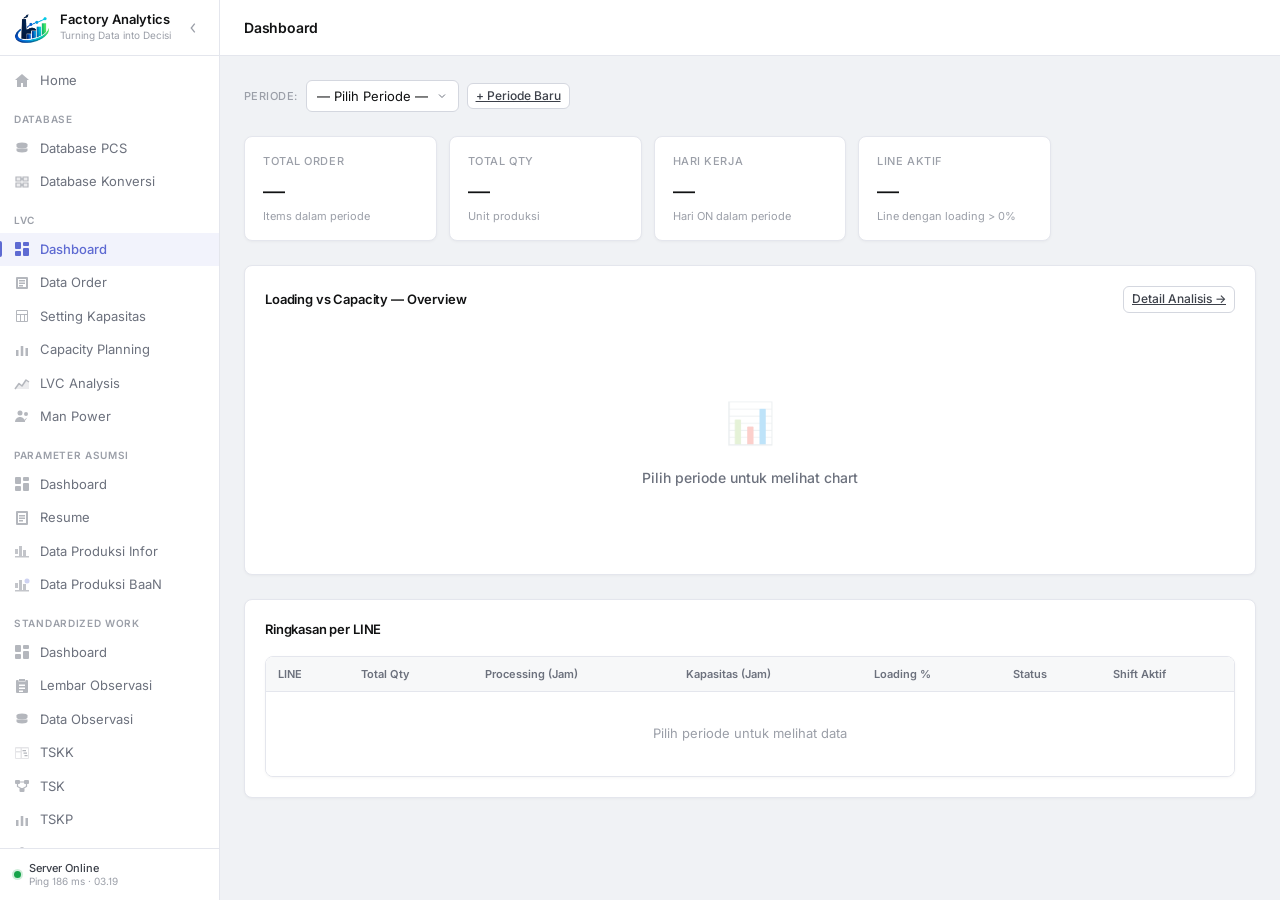
<file: dashboard.html>
<!DOCTYPE html>
<html lang="id">
<head>
  <meta charset="UTF-8"/>
  <meta name="viewport" content="width=device-width, initial-scale=1.0"/>
  <title>Dashboard — Factory Analytics Hub</title>
  <link rel="stylesheet" href="style.css"/>
</head>
<body>
<div class="app-layout">
  <div id="sidebarMount"></div>

  <div class="main-content">
    <div id="topbarMount"></div>

    <div class="page-body">
      <!-- Period selector -->
      <div class="period-bar mb-6">
        <span class="period-label">Periode:</span>
        <select id="periodSelect" class="form-control" style="width:auto">
          <option value="">— Pilih Periode —</option>
        </select>
        <a href="setting-capacity.html" class="btn btn-ghost btn-sm">+ Periode Baru</a>
      </div>

      <!-- Stats -->
      <div class="stats-grid" id="statsGrid">
        <div class="stat-card">
          <div class="stat-label">Total Order</div>
          <div class="stat-value" id="statOrders">—</div>
          <div class="stat-sub">Items dalam periode</div>
        </div>
        <div class="stat-card">
          <div class="stat-label">Total Qty</div>
          <div class="stat-value" id="statQty">—</div>
          <div class="stat-sub">Unit produksi</div>
        </div>
        <div class="stat-card">
          <div class="stat-label">Hari Kerja</div>
          <div class="stat-value" id="statDays">—</div>
          <div class="stat-sub">Hari ON dalam periode</div>
        </div>
        <div class="stat-card">
          <div class="stat-label">Line Aktif</div>
          <div class="stat-value" id="statLines">—</div>
          <div class="stat-sub">Line dengan loading > 0%</div>
        </div>
      </div>

      <!-- LVC Overview Chart -->
      <div class="card mb-6">
        <div class="card-header">
          <span class="card-title">Loading vs Capacity — Overview</span>
          <a href="lvc-analysis.html" class="btn btn-ghost btn-sm">Detail Analisis →</a>
        </div>
        <div id="dashChart" class="chart-wrap">
          <div class="empty-state">
            <div class="empty-icon">📊</div>
            <div class="empty-title">Pilih periode untuk melihat chart</div>
          </div>
        </div>
      </div>

      <!-- LVC Summary Table -->
      <div class="card">
        <div class="card-header">
          <span class="card-title">Ringkasan per LINE</span>
        </div>
        <div class="table-wrap">
          <div class="table-scroll">
            <table id="summaryTable">
              <thead>
                <tr>
                  <th>LINE</th>
                  <th>Total Qty</th>
                  <th>Processing (Jam)</th>
                  <th>Kapasitas (Jam)</th>
                  <th>Loading %</th>
                  <th>Status</th>
                  <th>Shift Aktif</th>
                </tr>
              </thead>
              <tbody id="summaryBody">
                <tr><td colspan="7" class="text-center text-muted" style="padding:32px">Pilih periode untuk melihat data</td></tr>
              </tbody>
            </table>
          </div>
        </div>
      </div>
    </div>
  </div>
</div>

<script src="shared-components.js"></script>
<script>
function pageInit() {
  document.getElementById('topbarMount').innerHTML = BPMS.renderTopbar('Dashboard');

  const sel = document.getElementById('periodSelect');
  const periods = BPMS.getPeriods();
  periods.forEach(p => {
    const opt = document.createElement('option');
    opt.value = p;
    opt.textContent = BPMS.formatPeriod(p) + ' (' + p + ')';
    sel.appendChild(opt);
  });

  const current = BPMS.getCurrentPeriod();
  if (periods.includes(current)) sel.value = current;

  sel.addEventListener('change', () => renderDashboard(sel.value));
  if (sel.value) renderDashboard(sel.value);
}

function renderDashboard(period) {
  if (!period) return;
  const state   = BPMS.getState();
  const orders  = state.orders?.[period] || [];
  const days    = BPMS.getWorkDayCount(period);

  const totalQty = orders.reduce((s, o) => s + (Number(o.qty) || 0), 0);
  document.getElementById('statOrders').textContent = orders.length.toLocaleString();
  document.getElementById('statQty').textContent    = totalQty.toLocaleString();
  document.getElementById('statDays').textContent   = days;

  const { results } = BPMS.calcLVC(period);
  const activeLines = results.filter(r => r.processingHours > 0).length;
  document.getElementById('statLines').textContent = activeLines + ' / 7';

  renderSummaryTable(results, state, period);
  renderDashChart(results);
}

function renderSummaryTable(results, state, period) {
  const body = document.getElementById('summaryBody');
  if (!results.length) {
    body.innerHTML = '<tr><td colspan="7" class="text-center text-muted" style="padding:32px">Tidak ada data</td></tr>';
    return;
  }

  body.innerHTML = results.map(r => {
    const cap = state.capacity?.[period]?.[r.line] || { s1: true, s2: true, s3: false };
    const shifts = [cap.s1 && 'S1', cap.s2 && 'S2', cap.s3 && 'S3'].filter(Boolean).join('+') || '—';
    const badgeCls = r.status === 'OVERLOADED' ? 'badge-danger' : r.status === 'WARNING' ? 'badge-warning' : 'badge-ok';
    const rowCls   = r.status === 'OVERLOADED' ? 'row-highlight-danger' : r.status === 'WARNING' ? 'row-highlight-warning' : '';
    return `<tr class="${rowCls}">
      <td><strong>${r.line}</strong></td>
      <td>${BPMS.fmtInt(r.qty)}</td>
      <td>${BPMS.fmtNum(r.processingHours, 2)}</td>
      <td>${BPMS.fmtNum(r.capacityHours, 2)}</td>
      <td><strong>${r.processingHours > 0 ? BPMS.fmtNum(r.loading, 1) + '%' : '—'}</strong></td>
      <td><span class="badge ${badgeCls}">${r.processingHours > 0 ? r.status : 'IDLE'}</span></td>
      <td>${shifts}</td>
    </tr>`;
  }).join('');
}

function renderDashChart(results) {
  const container = document.getElementById('dashChart');
  const active    = results.filter(r => r.processingHours > 0 || r.capacityHours > 0);
  if (!active.length) {
    container.innerHTML = '<div class="empty-state"><div class="empty-icon">📊</div><div class="empty-title">Tidak ada data loading untuk periode ini</div><div class="empty-text">Upload data order terlebih dahulu</div></div>';
    return;
  }

  const W = 720, H = 240;
  const mL = 50, mR = 20, mT = 30, mB = 50;
  const chartW = W - mL - mR;
  const chartH = H - mT - mB;
  const barW   = Math.min(40, chartW / active.length - 12);
  const barGap = chartW / active.length;

  const maxLoad = Math.max(120, ...active.map(r => r.loading));
  const scaleY  = v => chartH - (v / maxLoad) * chartH;

  let lines = '';
  [100, 85].forEach(pct => {
    const y   = scaleY(pct) + mT;
    const col = pct === 100 ? '#dc2626' : '#c05a00';
    lines += `<line x1="${mL}" y1="${y}" x2="${W - mR}" y2="${y}" stroke="${col}" stroke-width="1" stroke-dasharray="5,3" opacity="0.6"/>
      <text x="${mL - 4}" y="${y + 4}" text-anchor="end" font-size="10" fill="${col}">${pct}%</text>`;
  });

  let ticks = '';
  [0, 25, 50, 75, 100, 125].forEach(v => {
    if (v > maxLoad) return;
    const y = scaleY(v) + mT;
    ticks += `<line x1="${mL}" y1="${y}" x2="${W - mR}" y2="${y}" stroke="rgba(0,0,0,0.06)" stroke-width="1"/>
      <text x="${mL - 4}" y="${y + 4}" text-anchor="end" font-size="10" fill="#9b9fa8">${v}%</text>`;
  });

  let bars = '';
  active.forEach((r, i) => {
    const cx  = mL + barGap * i + barGap / 2;
    const x   = cx - barW / 2;
    const pct = Math.min(r.loading, maxLoad);
    const bh  = (pct / maxLoad) * chartH;
    const y   = mT + chartH - bh;
    const col   = r.loading > 100 ? '#dc2626' : r.loading > 85 ? '#c05a00' : '#16a34a';
    const bgCol = r.loading > 100 ? 'rgba(220,38,38,0.07)' : r.loading > 85 ? 'rgba(192,90,0,0.07)' : 'rgba(22,163,74,0.07)';

    bars += `
      <rect x="${x}" y="${mT}" width="${barW}" height="${chartH}" fill="${bgCol}" rx="3"/>
      <rect x="${x}" y="${y}" width="${barW}" height="${bh}" fill="${col}" opacity="0.9" rx="3"/>
      <text x="${cx}" y="${y - 5}" text-anchor="middle" font-size="10" fill="${col}" font-weight="600">${r.loading > 0 ? r.loading.toFixed(1)+'%' : ''}</text>
      <text x="${cx}" y="${mT + chartH + 15}" text-anchor="middle" font-size="11" fill="#6c717d">${r.line.replace('Line ','L')}</text>`;
  });

  container.innerHTML = `
    <svg width="${W}" height="${H}" viewBox="0 0 ${W} ${H}" xmlns="http://www.w3.org/2000/svg" style="max-width:100%;overflow:visible">
      <line x1="${mL}" y1="${mT}" x2="${mL}" y2="${mT + chartH}" stroke="rgba(0,0,0,0.15)" stroke-width="1"/>
      <line x1="${mL}" y1="${mT + chartH}" x2="${W - mR}" y2="${mT + chartH}" stroke="rgba(0,0,0,0.15)" stroke-width="1"/>
      ${ticks}${lines}${bars}
    </svg>`;
}
</script>
</body>
</html>
</file>
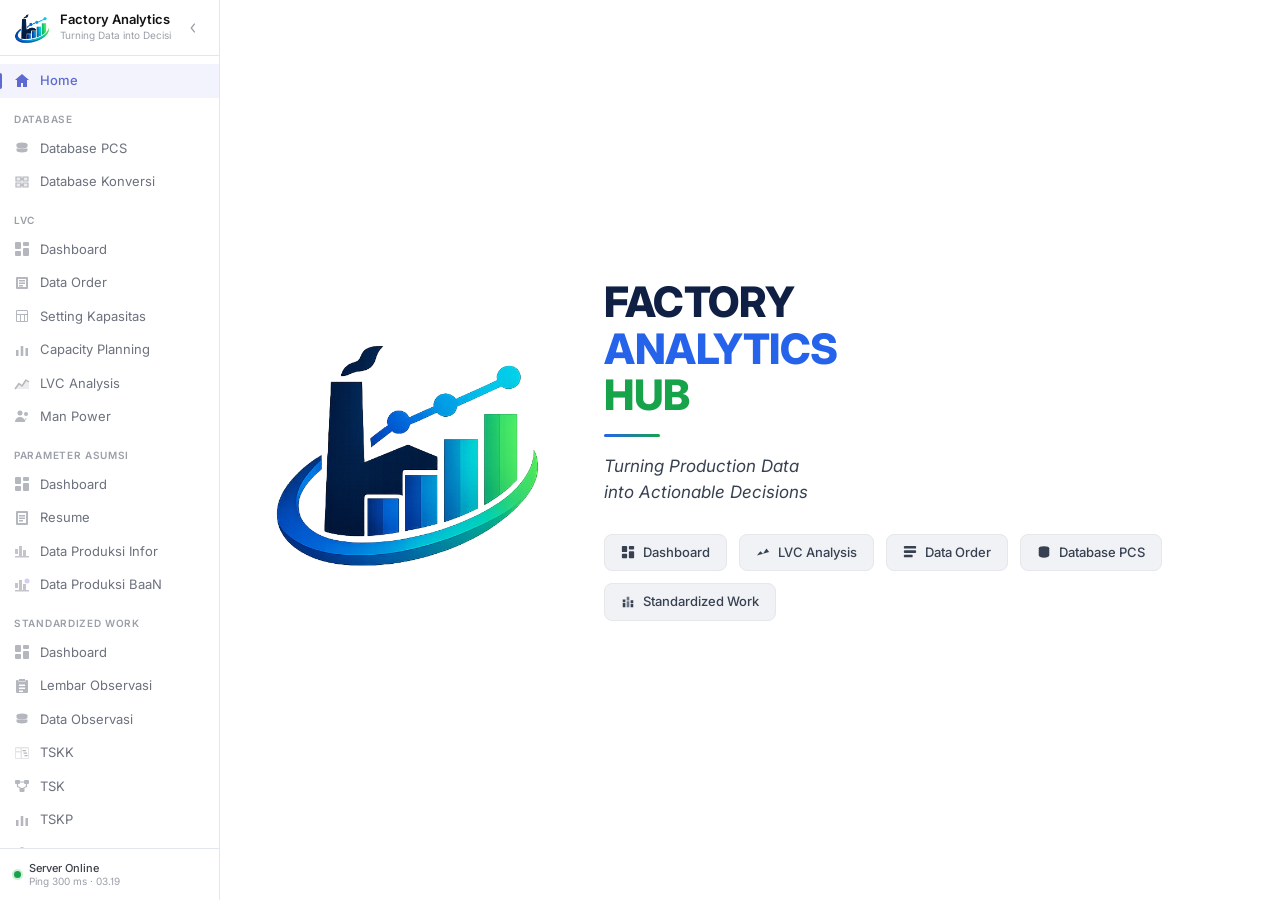
<file: home.html>
<!DOCTYPE html>
<html lang="id">
<head>
  <meta charset="UTF-8"/>
  <meta name="viewport" content="width=device-width, initial-scale=1.0"/>
  <title>Home — Factory Analytics Hub</title>
  <link rel="stylesheet" href="style.css"/>
  <style>
    .home-wrap {
      display: flex;
      align-items: center;
      justify-content: center;
      height: 100%;
      background: #f0f2f5;
    }
    .home-hero {
      display: flex;
      align-items: center;
      justify-content: center;
      gap: 56px;
      padding: 48px;
      background: #fff;
      width: 100%;
      height: 100%;
    }
    .home-logo-img {
      width: 280px;
      height: auto;
      flex-shrink: 0;
    }
    .home-brand {
      display: flex;
      flex-direction: column;
      gap: 0;
    }
    .home-brand-title {
      font-size: 42px;
      font-weight: 800;
      line-height: 1.1;
      color: #0f2044;
      letter-spacing: -0.5px;
      text-transform: uppercase;
    }
    .home-brand-title span {
      color: #2563eb;
    }
    .home-brand-title em {
      color: #16a34a;
      font-style: normal;
    }
    .home-divider {
      width: 56px;
      height: 3px;
      background: linear-gradient(90deg, #2563eb, #16a34a);
      border-radius: 2px;
      margin: 16px 0;
    }
    .home-slogan {
      font-size: 17px;
      color: #374151;
      font-style: italic;
      line-height: 1.55;
      margin: 0;
    }
    .home-nav-cards {
      display: flex;
      gap: 12px;
      margin-top: 28px;
      flex-wrap: wrap;
    }
    .home-nav-card {
      display: flex;
      align-items: center;
      gap: 8px;
      padding: 8px 16px;
      background: #f0f2f5;
      border: 1px solid #e5e7eb;
      border-radius: 8px;
      text-decoration: none;
      color: #374151;
      font-size: 13px;
      font-weight: 500;
      transition: background 0.15s, box-shadow 0.15s;
    }
    .home-nav-card:hover {
      background: #e8eaf6;
      box-shadow: 0 2px 8px rgba(94,106,210,0.12);
      color: #3730a3;
    }
    .home-nav-card svg { flex-shrink: 0; }
    @media (max-width: 640px) {
      .home-hero { flex-direction: column; gap: 32px; padding: 32px 24px; }
      .home-logo-img { width: 200px; }
      .home-brand-title { font-size: 30px; }
    }
  </style>
</head>
<body>
<div class="app-layout">
  <div id="sidebarMount"></div>

  <div class="main-content" style="padding:0">
    <div class="home-wrap">
      <div class="home-hero">
        <img src="Logo FAH.png" class="home-logo-img" alt="Factory Analytics Hub Logo">
        <div class="home-brand">
          <div class="home-brand-title">
            FACTORY<br>
            <span>ANALYTICS</span><br>
            <em>HUB</em>
          </div>
          <div class="home-divider"></div>
          <p class="home-slogan">Turning Production Data<br>into Actionable Decisions</p>
          <div class="home-nav-cards">
            <a href="dashboard.html" class="home-nav-card">
              <svg width="14" height="14" viewBox="0 0 16 16" fill="currentColor"><rect x="1" y="1" width="6" height="7" rx="1"/><rect x="9" y="1" width="6" height="4" rx="1"/><rect x="1" y="10" width="6" height="5" rx="1"/><rect x="9" y="7" width="6" height="8" rx="1"/></svg>
              Dashboard
            </a>
            <a href="lvc-analysis.html" class="home-nav-card">
              <svg width="14" height="14" viewBox="0 0 16 16" fill="currentColor"><path d="M1 12l4-5 3 3 4-6 3 4"/></svg>
              LVC Analysis
            </a>
            <a href="data-order.html" class="home-nav-card">
              <svg width="14" height="14" viewBox="0 0 16 16" fill="currentColor"><rect x="1" y="1" width="14" height="3" rx="1"/><rect x="1" y="6" width="14" height="3" rx="1"/><rect x="1" y="11" width="10" height="3" rx="1"/></svg>
              Data Order
            </a>
            <a href="database-pcs.html" class="home-nav-card">
              <svg width="14" height="14" viewBox="0 0 16 16" fill="currentColor"><ellipse cx="8" cy="4" rx="6" ry="2.5"/><path d="M2 4v4c0 1.4 2.7 2.5 6 2.5S14 9.4 14 8V4"/><path d="M2 8v4c0 1.4 2.7 2.5 6 2.5S14 13.4 14 12V8"/></svg>
              Database PCS
            </a>
            <a href="standardized-work.html#home" class="home-nav-card">
              <svg width="14" height="14" viewBox="0 0 16 16" fill="currentColor"><path d="M2 9h3v5H2zM2 5h3v3.2H2z"/><path d="M6.5 7h3v7h-3zM6.5 2h3v4.2h-3z" opacity=".7"/><path d="M11 10h3v4h-3zM11 6h3v3.2h-3z"/></svg>
              Standardized Work
            </a>
          </div>
        </div>
      </div>
    </div>
  </div>
</div>

<script src="shared-components.js"></script>
</body>
</html>
</file>
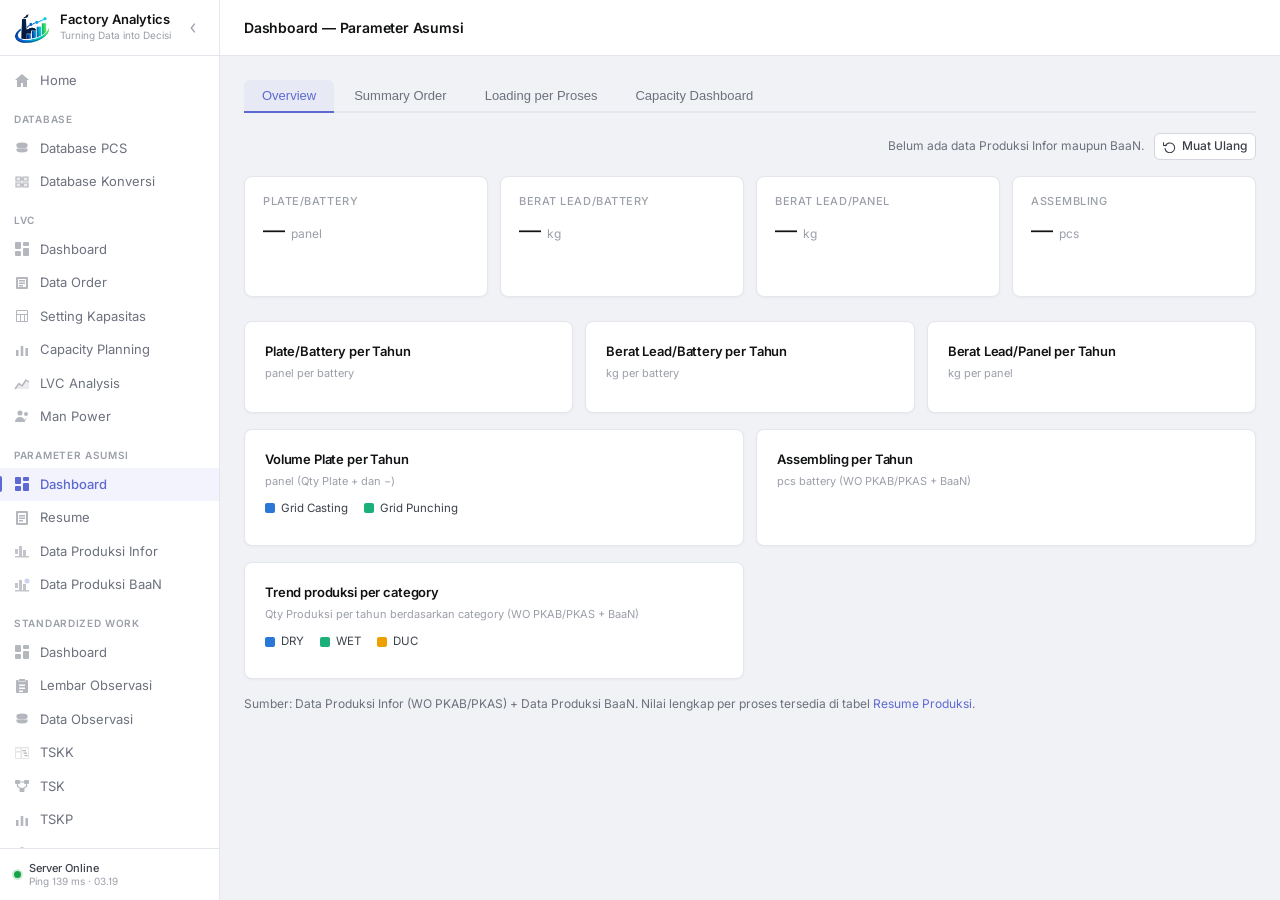
<file: pa-dashboard.html>
<!DOCTYPE html>
<html lang="id">
<head>
  <meta charset="UTF-8"/>
  <meta name="viewport" content="width=device-width, initial-scale=1.0"/>
  <title>Dashboard Parameter Asumsi — Factory Analytics Hub</title>
  <link rel="stylesheet" href="style.css"/>
  <style>
    /* Chart chrome — palet dataviz (light) */
    .pa-root {
      --series-1:   #2a78d6;  /* biru  — Grid Casting / DRY / seri utama */
      --series-2:   #1baf7a;  /* aqua  — Grid Punching / WET */
      --series-3:   #eda100;  /* amber — DUC */
      --ink-muted:  #6c717d;
      --gridline:   #e9eaef;
      --baseline:   #c9ccd6;
      --spark:      #c9ccd6;
    }

    .pa-toolbar {
      display: flex;
      align-items: center;
      gap: 10px;
      margin-bottom: 16px;
    }
    .pa-status { font-size: 12px; color: var(--text-3); margin-left: auto; }

    /* KPI tiles */
    .kpi-value-row { display: flex; align-items: baseline; gap: 6px; }
    .kpi-unit  { font-size: 12px; color: var(--text-4); }
    .kpi-delta { font-size: 11px; margin-top: 4px; color: var(--text-3); }
    .kpi-delta.up   { color: var(--green); }
    .kpi-delta.down { color: var(--red); }
    .kpi-spark { margin-top: 8px; display: block; }

    /* Chart cards */
    /* min(Npx, 100%) menjaga grid tidak overflow di layar sempit (kolom turun jadi 1) */
    .pa-grid-3 {
      display: grid;
      grid-template-columns: repeat(auto-fit, minmax(min(280px, 100%), 1fr));
      gap: 12px;
      margin-bottom: 16px;
    }
    .pa-grid-2 {
      display: grid;
      grid-template-columns: repeat(auto-fit, minmax(min(380px, 100%), 1fr));
      gap: 12px;
      margin-bottom: 16px;
    }
    @media (max-width: 640px) {
      .pa-toolbar { flex-wrap: wrap; }
      .pa-toolbar .pa-status { margin-left: 0; width: 100%; order: 2; }
    }
    .chart-card { position: relative; }
    .chart-sub  { font-size: 11px; color: var(--text-4); margin: -12px 0 10px; }
    .chart-svg  { width: 100%; height: auto; display: block; }

    .chart-legend {
      display: flex;
      gap: 16px;
      font-size: 11.5px;
      color: var(--text-2);
      margin-bottom: 8px;
    }
    .chart-legend .lg-item { display: flex; align-items: center; gap: 6px; }
    .chart-legend .lg-swatch { width: 10px; height: 10px; border-radius: 2px; }

    /* Caption insight dinamis di bawah chart (judul card tetap statis) */
    .chart-insight {
      margin-top: 10px;
      padding: 6px 10px;
      font-size: 12px;
      line-height: 1.45;
      color: var(--text-2);
      background: rgba(94,106,210,.06);
      border-left: 3px solid var(--accent);
      border-radius: 0 4px 4px 0;
    }
    .chart-insight b { color: var(--text-1); }

    /* Tooltip */
    .pa-tooltip {
      position: fixed;
      z-index: 60;
      pointer-events: none;
      background: var(--bg-1);
      border: 1px solid var(--border-solid2);
      border-radius: 6px;
      box-shadow: 0 4px 14px rgba(0,0,0,0.12);
      padding: 8px 10px;
      font-size: 12px;
      min-width: 130px;
      display: none;
    }
    .pa-tooltip .tt-title { font-weight: 600; color: var(--text-1); margin-bottom: 4px; }
    .pa-tooltip .tt-row   { display: flex; align-items: center; gap: 6px; margin-top: 2px; }
    .pa-tooltip .tt-key   { width: 12px; height: 0; border-top: 3px solid; border-radius: 2px; flex-shrink: 0; }
    .pa-tooltip .tt-val   { font-weight: 600; color: var(--text-1); font-variant-numeric: tabular-nums; }
    .pa-tooltip .tt-lbl   { color: var(--text-3); }

    .pa-footnote { font-size: 12px; color: var(--text-3); margin-top: 4px; }
    .pa-footnote a { color: var(--accent); text-decoration: none; }
    .pa-footnote a:hover { text-decoration: underline; }

    text.ax { font-family: 'Inter', system-ui, sans-serif; font-size: 10.5px; fill: var(--ink-muted); font-variant-numeric: tabular-nums; }
    text.dl { font-family: 'Inter', system-ui, sans-serif; font-size: 10.5px; fill: var(--text-2); font-weight: 600; }

    /* Tabs (pola sama dengan data-produksi-infor.html) */
    .pi-tabs {
      display: flex;
      gap: 2px;
      border-bottom: 2px solid var(--border-solid2);
      margin-bottom: 20px;
    }
    .pi-tab {
      padding: 8px 18px;
      font-size: 13px;
      font-weight: 500;
      color: var(--text-3);
      cursor: pointer;
      border: none;
      background: none;
      border-bottom: 2px solid transparent;
      margin-bottom: -2px;
      border-radius: 6px 6px 0 0;
      transition: color var(--transition), background var(--transition), border-color var(--transition);
      white-space: nowrap;
    }
    .pi-tab:hover  { color: var(--text-1); background: var(--bg-2); }
    .pi-tab.active { color: var(--accent); border-bottom-color: var(--accent); background: rgba(94,106,210,.06); }
    .pi-panel { display: none; }
    .pi-panel.active { display: block; }
  </style>
</head>
<body>
<div class="app-layout">
  <div id="sidebarMount"></div>

  <div class="main-content">
    <div id="topbarMount"></div>

    <div class="page-body">
      <div class="pa-root">

        <nav class="pi-tabs" id="paTabs">
          <button class="pi-tab active" data-tab="parameter">Overview</button>
          <button class="pi-tab"        data-tab="order">Summary Order</button>
          <button class="pi-tab"        data-tab="loading">Loading per Proses</button>
          <button class="pi-tab"        data-tab="capacity">Capacity Dashboard</button>
        </nav>

        <!-- Tab: Parameter Asumsi -->
        <div id="panel-parameter" class="pi-panel active">

        <div class="pa-toolbar">
          <span class="pa-status" id="loadStatus"></span>
          <button class="btn btn-ghost btn-sm" id="reloadBtn">
            <svg width="13" height="13" viewBox="0 0 24 24" fill="none" stroke="currentColor" stroke-width="2">
              <polyline points="1 4 1 10 7 10"/><path d="M3.51 15a9 9 0 1 0 .49-3.5"/>
            </svg>
            Muat Ulang
          </button>
        </div>

        <!-- KPI row -->
        <div class="stats-grid" id="kpiRow" style="grid-template-columns:repeat(auto-fit,minmax(200px,1fr))">
          <div class="stat-card">
            <div class="stat-label">Plate/Battery</div>
            <div class="kpi-value-row"><span class="stat-value" id="kpiPlate">—</span><span class="kpi-unit">panel</span></div>
            <div class="kpi-delta" id="kpiPlateDelta"></div>
            <svg class="kpi-spark" id="sparkPlate" width="160" height="28"></svg>
          </div>
          <div class="stat-card">
            <div class="stat-label">Berat Lead/Battery</div>
            <div class="kpi-value-row"><span class="stat-value" id="kpiLeadBat">—</span><span class="kpi-unit">kg</span></div>
            <div class="kpi-delta" id="kpiLeadBatDelta"></div>
            <svg class="kpi-spark" id="sparkLeadBat" width="160" height="28"></svg>
          </div>
          <div class="stat-card">
            <div class="stat-label">Berat Lead/Panel</div>
            <div class="kpi-value-row"><span class="stat-value" id="kpiLeadPanel">—</span><span class="kpi-unit">kg</span></div>
            <div class="kpi-delta" id="kpiLeadPanelDelta"></div>
            <svg class="kpi-spark" id="sparkLeadPanel" width="160" height="28"></svg>
          </div>
          <div class="stat-card">
            <div class="stat-label">Assembling</div>
            <div class="kpi-value-row"><span class="stat-value" id="kpiAsm">—</span><span class="kpi-unit">pcs</span></div>
            <div class="kpi-delta" id="kpiAsmDelta"></div>
            <svg class="kpi-spark" id="sparkAsm" width="160" height="28"></svg>
          </div>
        </div>

        <!-- Parameter trends: small multiples -->
        <div class="pa-grid-3">
          <div class="card chart-card">
            <div class="card-header"><span class="card-title">Plate/Battery per Tahun</span></div>
            <div class="chart-sub">panel per battery</div>
            <div id="chartPlate"></div>
            <div class="chart-insight" id="plateInsight" style="display:none"></div>
          </div>
          <div class="card chart-card">
            <div class="card-header"><span class="card-title">Berat Lead/Battery per Tahun</span></div>
            <div class="chart-sub">kg per battery</div>
            <div id="chartLeadBat"></div>
            <div class="chart-insight" id="leadBatInsight" style="display:none"></div>
          </div>
          <div class="card chart-card">
            <div class="card-header"><span class="card-title">Berat Lead/Panel per Tahun</span></div>
            <div class="chart-sub">kg per panel</div>
            <div id="chartLeadPanel"></div>
            <div class="chart-insight" id="leadPanelInsight" style="display:none"></div>
          </div>
        </div>

        <!-- Volume charts -->
        <div class="pa-grid-2">
          <div class="card chart-card">
            <div class="card-header"><span class="card-title">Volume Plate per Tahun</span></div>
            <div class="chart-sub">panel (Qty Plate + dan −)</div>
            <div class="chart-legend">
              <span class="lg-item"><span class="lg-swatch" style="background:var(--series-1)"></span>Grid Casting</span>
              <span class="lg-item"><span class="lg-swatch" style="background:var(--series-2)"></span>Grid Punching</span>
            </div>
            <div id="chartVolume"></div>
            <div class="chart-insight" id="volInsight" style="display:none"></div>
          </div>
          <div class="card chart-card">
            <div class="card-header"><span class="card-title">Assembling per Tahun</span></div>
            <div class="chart-sub">pcs battery (WO PKAB/PKAS + BaaN)</div>
            <div id="chartAsm"></div>
            <div class="chart-insight" id="asmInsight" style="display:none"></div>
          </div>
        </div>

        <!-- Category trend (kiri) + slot kosong (kanan) -->
        <div class="pa-grid-2">
          <div class="card chart-card">
            <div class="card-header"><span class="card-title" id="catTitle">Trend produksi per category</span></div>
            <div class="chart-sub">Qty Produksi per tahun berdasarkan category (WO PKAB/PKAS + BaaN)</div>
            <div class="chart-legend">
              <span class="lg-item"><span class="lg-swatch" style="background:var(--series-1)"></span>DRY</span>
              <span class="lg-item"><span class="lg-swatch" style="background:var(--series-2)"></span>WET</span>
              <span class="lg-item"><span class="lg-swatch" style="background:var(--series-3)"></span>DUC</span>
            </div>
            <div id="chartCategory"></div>
            <div class="chart-insight" id="catInsight" style="display:none"></div>
          </div>
          <div aria-hidden="true"></div><!-- slot kanan sengaja kosong -->
        </div>

        <div class="pa-footnote">
          Sumber: Data Produksi Infor (WO PKAB/PKAS) + Data Produksi BaaN.
          Nilai lengkap per proses tersedia di tabel <a href="resume.html">Resume Produksi</a>.
        </div>

        </div><!-- /panel-parameter -->

        <!-- Tab: Summary Order -->
        <div id="panel-order" class="pi-panel">
          <div class="pa-toolbar">
            <label for="orderYearFilter" style="font-size:12px;color:var(--text-3)">Tahun:</label>
            <select id="orderYearFilter" class="form-control" style="width:auto">
              <option value="">Semua Tahun</option>
            </select>
            <span class="pa-status" id="orderStatus"></span>
            <button class="btn btn-ghost btn-sm" id="orderReloadBtn">
              <svg width="13" height="13" viewBox="0 0 24 24" fill="none" stroke="currentColor" stroke-width="2">
                <polyline points="1 4 1 10 7 10"/><path d="M3.51 15a9 9 0 1 0 .49-3.5"/>
              </svg>
              Muat Ulang
            </button>
          </div>
          <div class="pa-grid-3">
            <div class="card chart-card">
              <div class="card-header"><span class="card-title">Qty produksi per category</span></div>
              <div class="chart-sub">Total Qty Produksi — DRY / WET / DUC · Generated Infor + BaaN</div>
              <div id="chartOrdCat"></div>
              <div class="chart-insight" id="ordCatInsight" style="display:none"></div>
            </div>
            <div class="card chart-card">
              <div class="card-header"><span class="card-title">Produksi per series battery</span></div>
              <div class="chart-sub">Total Qty Produksi per series (lookup New JIS dari Battery Type)</div>
              <div id="chartOrdSeries"></div>
              <div class="chart-insight" id="ordSeriesInsight" style="display:none"></div>
            </div>
            <div class="card chart-card">
              <div class="card-header"><span class="card-title">Type plate digunakan</span></div>
              <div class="chart-sub">Total Qty Plate (+ dan −) per type plate · Generated Infor + BaaN</div>
              <div id="chartOrdPlate"></div>
              <div class="chart-insight" id="ordPlateInsight" style="display:none"></div>
            </div>
          </div>
        </div>

        <!-- Tab: Loading per Proses -->
        <div id="panel-loading" class="pi-panel">
          <div class="empty-state" style="margin-top:60px">
            <div class="empty-icon">⚙️</div>
            <div class="empty-title">Loading per Proses</div>
            <div class="empty-text">Konten tab ini sedang dalam pengembangan.</div>
          </div>
        </div>

        <!-- Tab: Capacity Dashboard -->
        <div id="panel-capacity" class="pi-panel">
          <div class="empty-state" style="margin-top:60px">
            <div class="empty-icon">📊</div>
            <div class="empty-title">Capacity Dashboard</div>
            <div class="empty-text">Konten tab ini sedang dalam pengembangan.</div>
          </div>
        </div>

      </div>
    </div>
  </div>
</div>

<div class="pa-tooltip" id="paTooltip"></div>

<script src="shared-components.js"></script>
<script src="new_jis_series_data.js"></script>
<script>
/* Loading data + agregasi kini terpusat di BPMS.loadProdAggregates (shared-components.js) */
const YEARS = [2013,2014,2015,2016,2017,2018,2019,2020,2021,2022,2023,2024,2025];

/* ── Format helpers ── */
function fmtID(n, dec = 0) {
  return Number(n).toLocaleString('id-ID', { minimumFractionDigits: dec, maximumFractionDigits: dec });
}

/* ── Insight caption (judul card tetap statis; insight dinamis di caption) ── */
function setInsight(id, html) {
  const el = document.getElementById(id);
  if (!el) return;
  if (!html) { el.style.display = 'none'; el.innerHTML = ''; return; }
  el.innerHTML = html;
  el.style.display = '';
}

/* Insight tren: nilai tahun terakhir + arah perubahan vs tahun sebelumnya */
function trendInsight(points, name, valFmt) {
  const valid = points.filter(p => p.value != null);
  if (!valid.length) return '';
  const last = valid[valid.length - 1];
  const prev = valid.length > 1 ? valid[valid.length - 2] : null;
  if (!prev || !prev.value) return `${name} ${last.year}: <b>${valFmt(last.value)}</b>`;
  const diff = last.value - prev.value;
  if (diff === 0) return `${name} ${last.year}: <b>${valFmt(last.value)}</b> — <b>stabil</b> vs ${prev.year}`;
  const arah = diff > 0 ? 'naik' : 'turun';
  const pct  = Math.abs((diff / prev.value) * 100);
  return `${name} ${last.year}: <b>${valFmt(last.value)}</b> — <b>${arah} ${fmtID(pct, 1)}%</b> vs ${prev.year}`;
}
function fmtCompact(n) {
  if (n >= 1e6) return fmtID(n / 1e6, 1) + ' jt';
  if (n >= 1e3) return fmtID(n / 1e3, 0) + ' rb';
  return fmtID(n);
}
function niceStep(rough, maxDec = Infinity) {
  const pow = Math.pow(10, Math.floor(Math.log10(rough)));
  let mults = [1, 2, 2.5, 5, 10];
  // Buang step 2,5× jika desimalnya melebihi batas (mis. 0,0025 butuh 4 digit)
  if (decimalsForStep(2.5 * pow) > maxDec) mults = [1, 2, 5, 10];
  return mults.map(m => m * pow).find(s => s >= rough) || rough;
}
// Ticks dari 0 sampai ≥ max (baseline nol — untuk bar/column chart)
function niceTicks(max, count = 4) {
  if (max <= 0) return [0];
  const step = niceStep(max / count);
  const hi   = Math.ceil(max / step - 1e-9) * step;
  const ticks = [];
  for (let v = 0; v <= hi + step * 0.001; v += step) ticks.push(v);
  return ticks;
}
// Domain min–max data (tanpa paksa nol — untuk line chart parameter)
// Step dibatasi maksimal 3 desimal agar label sumbu Y tetap ringkas
function niceDomain(min, max, count = 3) {
  if (min === max) {
    const pad = Math.abs(min) * 0.05 || 1;
    min -= pad; max += pad;
  }
  const step = niceStep((max - min) / count, 3);
  const lo   = Math.floor(min / step + 1e-9) * step;
  const hi   = Math.ceil(max / step - 1e-9) * step;
  const ticks = [];
  for (let v = lo; v <= hi + step * 0.001; v += step) ticks.push(v);
  return { lo, hi, step, ticks };
}
// Jumlah desimal yang dibutuhkan agar label tick step kecil tetap terbaca
function decimalsForStep(step) {
  for (let d = 0; d <= 4; d++) {
    const scaled = step * Math.pow(10, d);
    if (Math.abs(scaled - Math.round(scaled)) < 1e-9) return d;
  }
  return 4;
}

/* ── Tooltip ── */
const tooltipEl = () => document.getElementById('paTooltip');

function showTooltip(evt, title, rows) {
  const tt = tooltipEl();
  tt.innerHTML = '';
  const t = document.createElement('div');
  t.className = 'tt-title';
  t.textContent = title;
  tt.appendChild(t);
  for (const r of rows) {
    const row = document.createElement('div');
    row.className = 'tt-row';
    if (r.color) {
      const key = document.createElement('span');
      key.className = 'tt-key';
      key.style.borderTopColor = r.color;
      row.appendChild(key);
    }
    const val = document.createElement('span');
    val.className = 'tt-val';
    val.textContent = r.value;
    row.appendChild(val);
    const lbl = document.createElement('span');
    lbl.className = 'tt-lbl';
    lbl.textContent = r.label;
    row.appendChild(lbl);
    tt.appendChild(row);
  }
  tt.style.display = 'block';
  moveTooltip(evt);
}
function moveTooltip(evt) {
  const tt = tooltipEl();
  const pad = 14;
  let x = evt.clientX + pad;
  let y = evt.clientY + pad;
  const r = tt.getBoundingClientRect();
  if (x + r.width  > window.innerWidth  - 8) x = evt.clientX - r.width  - pad;
  if (y + r.height > window.innerHeight - 8) y = evt.clientY - r.height - pad;
  tt.style.left = x + 'px';
  tt.style.top  = y + 'px';
}
function hideTooltip() { tooltipEl().style.display = 'none'; }

const SVGNS = 'http://www.w3.org/2000/svg';
function svgEl(tag, attrs) {
  const el = document.createElementNS(SVGNS, tag);
  for (const k in attrs) el.setAttribute(k, attrs[k]);
  return el;
}

/* ── Line chart (single series, crosshair + tooltip) ── */
function renderLineChart(containerId, points, opts) {
  // points: [{year, value}] — value boleh null (tahun tanpa data dilewati)
  const container = document.getElementById(containerId);
  container.innerHTML = '';
  const valid = points.filter(p => p.value != null);
  if (!valid.length) {
    container.innerHTML = '<div class="pa-footnote" style="padding:24px 0;text-align:center">Belum ada data</div>';
    return;
  }

  const W = 360, H = 190, mL = 46, mR = 14, mT = 12, mB = 24;
  const iW = W - mL - mR, iH = H - mT - mB;
  const n  = points.length;
  const band = iW / n;
  const xAt  = i => mL + band * i + band / 2;

  // Domain mengikuti rentang data (bukan dari nol) agar variasi garis terlihat
  const vals = valid.map(p => p.value);
  const dom  = niceDomain(Math.min(...vals), Math.max(...vals));
  const { lo, hi, ticks } = dom;
  const dec  = decimalsForStep(dom.step);
  const yAt  = v => mT + iH - ((v - lo) / (hi - lo || 1)) * iH;

  const svg = svgEl('svg', { viewBox: `0 0 ${W} ${H}`, class: 'chart-svg' });

  // Gridlines + y ticks
  for (const tv of ticks) {
    svg.appendChild(svgEl('line', { x1: mL, y1: yAt(tv), x2: W - mR, y2: yAt(tv), stroke: 'var(--gridline)', 'stroke-width': 1 }));
    const t = svgEl('text', { x: mL - 6, y: yAt(tv) + 3.5, 'text-anchor': 'end', class: 'ax' });
    t.textContent = fmtID(tv, dec);
    svg.appendChild(t);
  }
  // Baseline
  svg.appendChild(svgEl('line', { x1: mL, y1: mT + iH, x2: W - mR, y2: mT + iH, stroke: 'var(--baseline)', 'stroke-width': 1 }));

  // X labels (setiap 2 tahun agar tidak tabrakan)
  points.forEach((p, i) => {
    if (i % 2 !== 0) return;
    const t = svgEl('text', { x: xAt(i), y: H - 6, 'text-anchor': 'middle', class: 'ax' });
    t.textContent = p.year;
    svg.appendChild(t);
  });

  // Line path per segmen data (domain terpotong — tanpa area wash agar tidak menyesatkan)
  const segs = [];
  let cur = [];
  points.forEach((p, i) => {
    if (p.value != null) cur.push({ i, v: p.value });
    else { if (cur.length) segs.push(cur); cur = []; }
  });
  if (cur.length) segs.push(cur);

  for (const seg of segs) {
    if (seg.length > 1) {
      const lineD = seg.map((s, j) => `${j ? 'L' : 'M'}${xAt(s.i)},${yAt(s.v)}`).join(' ');
      svg.appendChild(svgEl('path', { d: lineD, fill: 'none', stroke: 'var(--series-1)', 'stroke-width': 2, 'stroke-linejoin': 'round', 'stroke-linecap': 'round' }));
    }
    // End dot (2px surface ring)
    const last = seg[seg.length - 1];
    svg.appendChild(svgEl('circle', { cx: xAt(last.i), cy: yAt(last.v), r: 4.5, fill: 'var(--series-1)', stroke: '#ffffff', 'stroke-width': 2 }));
  }

  // Direct label: hanya endpoint terakhir
  const lastPt = valid[valid.length - 1];
  const lastIdx = points.indexOf(lastPt);
  const dl = svgEl('text', {
    x: Math.min(xAt(lastIdx), W - mR - 2),
    y: Math.max(yAt(lastPt.value) - 9, 10),
    'text-anchor': 'end',
    class: 'dl',
  });
  dl.textContent = opts.valFmt(lastPt.value);
  svg.appendChild(dl);

  // Crosshair
  const cross = svgEl('line', { x1: 0, y1: mT, x2: 0, y2: mT + iH, stroke: 'var(--baseline)', 'stroke-width': 1, visibility: 'hidden' });
  svg.appendChild(cross);

  // Hit bands per tahun
  points.forEach((p, i) => {
    const hit = svgEl('rect', { x: mL + band * i, y: 0, width: band, height: H, fill: 'transparent' });
    hit.addEventListener('pointermove', evt => {
      cross.setAttribute('x1', xAt(i));
      cross.setAttribute('x2', xAt(i));
      cross.setAttribute('visibility', 'visible');
      showTooltip(evt, String(p.year), [{
        color: getComputedStyle(document.querySelector('.pa-root')).getPropertyValue('--series-1').trim(),
        value: p.value != null ? opts.valFmt(p.value) : '—',
        label: opts.seriesLabel,
      }]);
    });
    hit.addEventListener('pointerleave', () => { cross.setAttribute('visibility', 'hidden'); hideTooltip(); });
    svg.appendChild(hit);
  });

  container.appendChild(svg);
}

/* ── Multi-line chart (≤3 seri, baseline nol, label langsung di ujung garis) ── */
function renderMultiLineChart(containerId, points, series) {
  // points: [{year, values:[v1, v2, v3]}] — null berarti tahun tanpa data
  const container = document.getElementById(containerId);
  container.innerHTML = '';
  const hasData = points.some(p => p.values.some(v => v));
  if (!hasData) {
    container.innerHTML = '<div class="pa-footnote" style="padding:24px 0;text-align:center">Belum ada data</div>';
    return;
  }

  const W = 620, H = 260, mL = 48, mR = 60, mT = 14, mB = 24;
  const iW = W - mL - mR, iH = H - mT - mB;
  const n  = points.length;
  const band = iW / n;
  const xAt  = i => mL + band * i + band / 2;

  // Baseline nol: perbandingan besaran antar category harus jujur
  const maxV  = Math.max(...points.flatMap(p => p.values.filter(v => v != null)));
  const ticks = niceTicks(maxV, 5);
  const top   = ticks[ticks.length - 1] || 1;
  const yAt   = v => mT + iH - (v / top) * iH;

  const svg = svgEl('svg', { viewBox: `0 0 ${W} ${H}`, class: 'chart-svg' });

  for (const tv of ticks) {
    svg.appendChild(svgEl('line', { x1: mL, y1: yAt(tv), x2: W - mR, y2: yAt(tv), stroke: 'var(--gridline)', 'stroke-width': 1 }));
    const t = svgEl('text', { x: mL - 6, y: yAt(tv) + 3.5, 'text-anchor': 'end', class: 'ax' });
    t.textContent = fmtCompact(tv);
    svg.appendChild(t);
  }
  svg.appendChild(svgEl('line', { x1: mL, y1: mT + iH, x2: W - mR, y2: mT + iH, stroke: 'var(--baseline)', 'stroke-width': 1 }));

  points.forEach((p, i) => {
    const t = svgEl('text', { x: xAt(i), y: H - 6, 'text-anchor': 'middle', class: 'ax' });
    t.textContent = p.year;
    svg.appendChild(t);
  });

  const rootStyle = getComputedStyle(document.querySelector('.pa-root'));
  const colors = series.map(s => rootStyle.getPropertyValue(s.cssVar).trim());

  // Garis per seri + titik akhir
  const endLabels = [];
  series.forEach((s, si) => {
    const segs = [];
    let cur = [];
    points.forEach((p, i) => {
      if (p.values[si] != null) cur.push({ i, v: p.values[si] });
      else { if (cur.length) segs.push(cur); cur = []; }
    });
    if (cur.length) segs.push(cur);
    if (!segs.length) return;

    for (const seg of segs) {
      if (seg.length > 1) {
        const d = seg.map((pt, j) => `${j ? 'L' : 'M'}${xAt(pt.i)},${yAt(pt.v)}`).join(' ');
        svg.appendChild(svgEl('path', { d, fill: 'none', stroke: colors[si], 'stroke-width': 2, 'stroke-linejoin': 'round', 'stroke-linecap': 'round' }));
      }
    }
    const lastSeg = segs[segs.length - 1];
    const last    = lastSeg[lastSeg.length - 1];
    svg.appendChild(svgEl('circle', { cx: xAt(last.i), cy: yAt(last.v), r: 4, fill: colors[si], stroke: '#ffffff', 'stroke-width': 2 }));
    endLabels.push({ y: yAt(last.v), text: s.key, color: colors[si] });
  });

  // Label langsung di ujung garis; geser jika bertabrakan
  endLabels.sort((a, b) => a.y - b.y);
  const GAP = 13;
  for (let i = 1; i < endLabels.length; i++) {
    if (endLabels[i].y - endLabels[i - 1].y < GAP) endLabels[i].y = endLabels[i - 1].y + GAP;
  }
  for (let i = endLabels.length - 1; i >= 0; i--) {
    const maxY = mT + iH - (endLabels.length - 1 - i) * GAP;
    if (endLabels[i].y > maxY) endLabels[i].y = maxY;
  }
  for (const lbl of endLabels) {
    const t = svgEl('text', { x: W - mR + 8, y: lbl.y + 3.5, 'text-anchor': 'start', class: 'dl', fill: lbl.color });
    t.style.fill = lbl.color;
    t.textContent = lbl.text;
    svg.appendChild(t);
  }

  // Crosshair + tooltip berisi semua seri pada tahun yang di-hover
  const cross = svgEl('line', { x1: 0, y1: mT, x2: 0, y2: mT + iH, stroke: 'var(--baseline)', 'stroke-width': 1, visibility: 'hidden' });
  svg.appendChild(cross);
  points.forEach((p, i) => {
    const hit = svgEl('rect', { x: mL + band * i, y: 0, width: band, height: H, fill: 'transparent' });
    hit.addEventListener('pointermove', evt => {
      cross.setAttribute('x1', xAt(i));
      cross.setAttribute('x2', xAt(i));
      cross.setAttribute('visibility', 'visible');
      showTooltip(evt, String(p.year), series.map((s, si) => ({
        color: colors[si],
        value: p.values[si] != null ? fmtID(Math.round(p.values[si])) : '—',
        label: s.key,
      })));
    });
    hit.addEventListener('pointerleave', () => { cross.setAttribute('visibility', 'hidden'); hideTooltip(); });
    svg.appendChild(hit);
  });

  container.appendChild(svg);
}

/* ── Column chart (stacked ≤2 seri / single, per-mark tooltip) ── */
function renderColumnChart(containerId, points, series, opts) {
  // points: [{year, values:[v1, v2?]}]; series: [{label, cssVar}]
  const container = document.getElementById(containerId);
  container.innerHTML = '';
  const valid = points.filter(p => p.values.some(v => v));
  if (!valid.length) {
    container.innerHTML = '<div class="pa-footnote" style="padding:24px 0;text-align:center">Belum ada data</div>';
    return;
  }

  const W = 620, H = 250, mL = 48, mR = 14, mT = 18, mB = 24;
  const iW = W - mL - mR, iH = H - mT - mB;
  const n  = points.length;
  const band = iW / n;
  const barW = Math.min(24, band - 12);
  const GAP  = 2; // surface gap antar segmen stack

  const totals = points.map(p => p.values.reduce((s, v) => s + (v || 0), 0));
  const maxV   = Math.max(...totals);
  const ticks  = niceTicks(maxV, 5);
  const top    = ticks[ticks.length - 1] || 1;
  const hOf    = v => (v / top) * iH;

  const svg = svgEl('svg', { viewBox: `0 0 ${W} ${H}`, class: 'chart-svg' });

  for (const tv of ticks) {
    const y = mT + iH - hOf(tv);
    svg.appendChild(svgEl('line', { x1: mL, y1: y, x2: W - mR, y2: y, stroke: 'var(--gridline)', 'stroke-width': 1 }));
    const t = svgEl('text', { x: mL - 6, y: y + 3.5, 'text-anchor': 'end', class: 'ax' });
    t.textContent = fmtCompact(tv);
    svg.appendChild(t);
  }
  svg.appendChild(svgEl('line', { x1: mL, y1: mT + iH, x2: W - mR, y2: mT + iH, stroke: 'var(--baseline)', 'stroke-width': 1 }));

  const rootStyle = getComputedStyle(document.querySelector('.pa-root'));
  const colors = series.map(s => rootStyle.getPropertyValue(s.cssVar).trim());

  const maxIdx  = totals.indexOf(Math.max(...totals));
  let lastIdx = -1;
  points.forEach((p, i) => { if (p.values.some(v => v)) lastIdx = i; });

  points.forEach((p, i) => {
    const cx    = mL + band * i + band / 2;
    const x     = cx - barW / 2;
    const total = totals[i];

    // X label — setiap tahun (band cukup lebar di chart ini)
    const t = svgEl('text', { x: cx, y: H - 6, 'text-anchor': 'middle', class: 'ax' });
    t.textContent = p.year;
    svg.appendChild(t);
    if (!total) return;

    // Segmen dari baseline ke atas; segmen di atasnya dipisah GAP 2px (surface gap),
    // ujung data (segmen teratas) rounded 4px, dasar tetap siku di baseline
    let yCursor = mT + iH;
    let drawnCount = 0;
    p.values.forEach((v, si) => {
      if (!v) return;
      const segTop  = yCursor - hOf(v);
      const isFirst = drawnCount === 0;
      const h = Math.max(hOf(v) - (isFirst ? 0 : GAP), 1);
      const yTop = segTop;
      const isTopSeg = si === p.values.length - 1 || !p.values.slice(si + 1).some(x2 => x2);
      const r = isTopSeg ? Math.min(4, h / 2) : 0;
      // Rounded hanya di ujung atas: pakai path
      const seg = r
        ? svgEl('path', { d:
            `M${x},${yTop + h} L${x},${yTop + r} Q${x},${yTop} ${x + r},${yTop} L${x + barW - r},${yTop} Q${x + barW},${yTop} ${x + barW},${yTop + r} L${x + barW},${yTop + h} Z`,
            fill: colors[si] })
        : svgEl('rect', { x, y: yTop, width: barW, height: h, fill: colors[si] });
      svg.appendChild(seg);
      yCursor = segTop;
      drawnCount++;
    });

    // Label selektif: hanya tahun maksimum dan tahun terakhir
    if (i === maxIdx || i === lastIdx) {
      const dl = svgEl('text', { x: cx, y: mT + iH - hOf(total) - 5, 'text-anchor': 'middle', class: 'dl' });
      dl.textContent = fmtCompact(total);
      svg.appendChild(dl);
    }
  });

  // Hit bands + tooltip (semua seri pada X yang sama)
  points.forEach((p, i) => {
    const hit = svgEl('rect', { x: mL + band * i, y: 0, width: band, height: H, fill: 'transparent' });
    hit.addEventListener('pointermove', evt => {
      const rows = series.map((s, si) => ({
        color: colors[si],
        value: p.values[si] ? fmtID(Math.round(p.values[si])) : '0',
        label: s.label,
      }));
      if (series.length > 1) {
        rows.push({ color: null, value: fmtID(Math.round(totals[i])), label: 'Total' });
      }
      showTooltip(evt, String(p.year), rows);
    });
    hit.addEventListener('pointerleave', hideTooltip);
    svg.appendChild(hit);
  });

  container.appendChild(svg);
}

/* ── KPI tiles ── */
function renderKpi(valueId, deltaId, sparkId, seriesPoints, opts) {
  const valid = seriesPoints.filter(p => p.value != null);
  if (!valid.length) return;
  const last = valid[valid.length - 1];
  const prev = valid.length > 1 ? valid[valid.length - 2] : null;

  document.getElementById(valueId).textContent = opts.valFmt(last.value);

  const deltaEl = document.getElementById(deltaId);
  if (prev && prev.value) {
    const pct  = ((last.value - prev.value) / prev.value) * 100;
    const sign = pct >= 0 ? '▲' : '▼';
    deltaEl.textContent = `${sign} ${fmtID(Math.abs(pct), 1)}% vs ${prev.year} · ${last.year}`;
    if (opts.valenced) deltaEl.classList.add(pct >= 0 ? 'up' : 'down');
  } else {
    deltaEl.textContent = `Tahun ${last.year}`;
  }

  // Sparkline: garis de-emphasis, titik akhir aksen
  const svg = document.getElementById(sparkId);
  svg.innerHTML = '';
  const W = 160, H = 28, pad = 4;
  const vals = valid.map(p => p.value);
  const min = Math.min(...vals), max = Math.max(...vals);
  const range = max - min || 1;
  const xAt = i => pad + (W - pad * 2) * (valid.length === 1 ? 0.5 : i / (valid.length - 1));
  const yAt = v => H - pad - ((v - min) / range) * (H - pad * 2);
  if (valid.length > 1) {
    const d = valid.map((p, i) => `${i ? 'L' : 'M'}${xAt(i)},${yAt(p.value)}`).join(' ');
    svg.appendChild(svgEl('path', { d, fill: 'none', stroke: 'var(--spark)', 'stroke-width': 1.5, 'stroke-linejoin': 'round' }));
  }
  svg.appendChild(svgEl('circle', {
    cx: xAt(valid.length - 1), cy: yAt(last.value), r: 3,
    fill: 'var(--series-1)', stroke: '#ffffff', 'stroke-width': 1.5,
  }));
}

/* ── Main render ──
   Data + agregasi dari BPMS.loadProdAggregates (shared-components.js):
   cek versi ke server → cache localStorage bila tidak berubah → hitung ulang bila berubah / force. */
async function loadDashboard(force = false) {
  const status = document.getElementById('loadStatus');
  status.textContent = 'Memuat data…';
  try {
    const res = await BPMS.loadProdAggregates({ force });
    const Y   = res.years || {};
    if (!Object.keys(Y).length) {
      status.textContent = 'Belum ada data Produksi Infor maupun BaaN.';
      return;
    }

    // Turunan per tahun dari agregat bersama
    const D = {};
    for (const k of Object.keys(Y)) {
      const a      = Y[k];
      const gc     = a.gcPos + a.gcNeg;
      const gp     = a.gpPos + a.gpNeg;
      const plates = gc + gp;
      const bmT    = a.bmPos + a.bmNeg;
      D[k] = {
        asm: a.asm, gc, gp, cat: a.cat,
        plateBattery:     a.asm ? plates / a.asm : null,
        beratLeadBattery: (a.asm && bmT) ? bmT / a.asm : null,
        beratLeadPanel:   (plates && bmT) ? bmT / plates : null,
      };
    }

    const pts = key => YEARS.map(y => {
      const d = D[String(y)];
      return { year: y, value: d && d[key] ? d[key] : null };
    });

    const plateSeries     = pts('plateBattery');
    const leadBatSeries   = pts('beratLeadBattery');
    const leadPanelSeries = pts('beratLeadPanel');
    const asmSeries       = pts('asm');

    // KPI tiles
    renderKpi('kpiPlate',     'kpiPlateDelta',     'sparkPlate',     plateSeries,     { valFmt: v => fmtID(v, 1) });
    renderKpi('kpiLeadBat',   'kpiLeadBatDelta',   'sparkLeadBat',   leadBatSeries,   { valFmt: v => fmtID(v, 1) });
    renderKpi('kpiLeadPanel', 'kpiLeadPanelDelta', 'sparkLeadPanel', leadPanelSeries, { valFmt: v => fmtID(v, 3) });
    renderKpi('kpiAsm',       'kpiAsmDelta',       'sparkAsm',       asmSeries,       { valFmt: v => fmtCompact(Math.round(v)), valenced: true });

    // Parameter trends (small multiples, single series) + insight caption
    renderLineChart('chartPlate',     plateSeries,     { seriesLabel: 'Plate/battery',      valFmt: v => fmtID(v, 1) });
    renderLineChart('chartLeadBat',   leadBatSeries,   { seriesLabel: 'Berat lead/battery', valFmt: v => fmtID(v, 1) });
    renderLineChart('chartLeadPanel', leadPanelSeries, { seriesLabel: 'Berat lead/panel',   valFmt: v => fmtID(v, 3) });
    setInsight('plateInsight',     trendInsight(plateSeries,     'Plate/battery',      v => fmtID(v, 1)));
    setInsight('leadBatInsight',   trendInsight(leadBatSeries,   'Berat lead/battery', v => fmtID(v, 1) + ' kg'));
    setInsight('leadPanelInsight', trendInsight(leadPanelSeries, 'Berat lead/panel',   v => fmtID(v, 3) + ' kg'));

    // Volume plate: stacked Grid Casting + Grid Punching
    const volPoints = YEARS.map(y => {
      const d = D[String(y)];
      return { year: y, values: [d ? d.gc : 0, d ? d.gp : 0] };
    });
    renderColumnChart('chartVolume', volPoints, [
      { label: 'Grid Casting',  cssVar: '--series-1' },
      { label: 'Grid Punching', cssVar: '--series-2' },
    ]);
    let volInsight = '';
    {
      let li = -1;
      volPoints.forEach((p, i) => { if (p.values.some(v => v)) li = i; });
      if (li >= 0) {
        const [gc, gp] = volPoints[li].values;
        const tot = gc + gp;
        if (tot) {
          volInsight = `Total plate ${volPoints[li].year}: <b>${fmtCompact(tot)}</b> — ` +
            `Grid Casting <b>${Math.round((gc / tot) * 100)}%</b>, Grid Punching <b>${Math.round((gp / tot) * 100)}%</b>`;
        }
      }
    }
    setInsight('volInsight', volInsight);

    // Assembling: single series column
    const asmPoints = YEARS.map(y => {
      const d = D[String(y)];
      return { year: y, values: [d ? d.asm : 0] };
    });
    renderColumnChart('chartAsm', asmPoints, [
      { label: 'Assembling', cssVar: '--series-1' },
    ]);
    setInsight('asmInsight', trendInsight(asmSeries, 'Assembling', v => fmtCompact(Math.round(v)) + ' pcs'));

    // Trend produksi per category (DRY / WET / DUC)
    const CATS = [
      { key: 'DRY', cssVar: '--series-1' },
      { key: 'WET', cssVar: '--series-2' },
      { key: 'DUC', cssVar: '--series-3' },
    ];
    const catPoints = YEARS.map(y => {
      const d = D[String(y)];
      return { year: y, values: CATS.map(c => d ? (d.cat[c.key] || 0) : null) };
    });
    // Insight caption: category dominan pada tahun terakhir yang ada datanya
    let catInsight = '';
    let lastCatIdx = -1;
    catPoints.forEach((p, i) => { if (p.values.some(v => v)) lastCatIdx = i; });
    if (lastCatIdx >= 0) {
      const vals  = catPoints[lastCatIdx].values.map(v => v || 0);
      const total = vals.reduce((s, v) => s + v, 0);
      if (total) {
        const maxI = vals.indexOf(Math.max(...vals));
        const pct  = Math.round((vals[maxI] / total) * 100);
        catInsight = `<b>${CATS[maxI].key}</b> mendominasi produksi: <b>${pct}%</b> dari qty ${catPoints[lastCatIdx].year}`;
      }
    }
    setInsight('catInsight', catInsight);
    renderMultiLineChart('chartCategory', catPoints, CATS);

    const m = res.meta || {};
    let statusText = `Infor: ${(m.inforCount || 0).toLocaleString('id-ID')} record (${m.inforPeriods || 0} periode) · BaaN: ${(m.baanCount || 0).toLocaleString('id-ID')} record`;
    if (res.fromCache) statusText += res.offline ? ' · cache (server tidak terjangkau)' : ' · dari cache';
    status.textContent = statusText;
  } catch (err) {
    status.textContent = `Gagal memuat data: ${err.message}`;
  }
}

/* ── Tab Summary Order ─────────────────────────────────────────────
   Sumber: Generated Data Produksi Infor (WO PKAB/PKAS) + Generated Data Produksi BaaN,
   via agregat terpusat BPMS.loadProdAggregates (ikut cache versi — cepat).
   1. Qty per category — DRY/WET/DUC (sum semua tahun dari agregat)
   2. Qty per series   — Battery Type → lookup New JIS (dihitung di prodAggregate)
   3. Type plate       — kode plate MID(PN Plate, 8, 4), qty plate + dan − */

let _orderLoaded = false;
let _orderRes = null; // hasil BPMS.loadProdAggregates terakhir — dipakai ulang saat filter tahun berganti (tanpa fetch ulang)

/* Top-N terbesar + sisanya digabung "Lainnya" (di posisi terakhir, warna redup) */
function topNWithOther(entries, n) {
  const sorted = entries.slice().sort((a, b) => b[1] - a[1]);
  const top    = sorted.slice(0, n).map(([label, value]) => ({ label, value }));
  const rest   = sorted.slice(n).reduce((s, [, v]) => s + v, 0);
  if (rest > 0) top.push({ label: 'Lainnya', value: rest, muted: true });
  return top;
}

/* Horizontal bar list: label kiri, nilai langsung di ujung bar (tanpa axis) */
function renderHBarChart(containerId, items, opts = {}) {
  const container = document.getElementById(containerId);
  container.innerHTML = '';
  const data = items.filter(i => i.value > 0);
  if (!data.length) {
    container.innerHTML = '<div class="pa-footnote" style="padding:24px 0;text-align:center">Belum ada data</div>';
    return;
  }

  const W = 520, ROW = 27, BAR_H = 18;
  const labelW = opts.labelW || 78;
  const valueW = 96;
  const H = data.length * ROW + 6;
  const maxV = Math.max(...data.map(i => i.value));
  const barMax = W - labelW - valueW;

  const svg = svgEl('svg', { viewBox: `0 0 ${W} ${H}`, class: 'chart-svg' });
  data.forEach((it, i) => {
    const y  = i * ROW + 3;
    const bw = Math.max((it.value / maxV) * barMax, 2);
    const fill = it.muted ? 'var(--baseline)' : `var(${it.cssVar || '--series-1'})`;

    const lbl = svgEl('text', { x: labelW - 8, y: y + BAR_H / 2 + 3.5, 'text-anchor': 'end', class: 'ax' });
    lbl.textContent = it.label;
    svg.appendChild(lbl);

    svg.appendChild(svgEl('rect', { x: labelW, y, width: bw, height: BAR_H, rx: 3, fill }));

    const val = svgEl('text', { x: labelW + bw + 6, y: y + BAR_H / 2 + 3.5, 'text-anchor': 'start', class: 'dl' });
    val.textContent = fmtID(Math.round(it.value)) + (it.pct != null ? ` (${it.pct}%)` : '');
    svg.appendChild(val);
  });
  container.appendChild(svg);
}

/* Isi ulang dropdown filter tahun, sambil coba pertahankan pilihan tahun yang sedang aktif */
function populateOrderYearFilter(years) {
  const sel = document.getElementById('orderYearFilter');
  const prev = sel.value;
  const sorted = years.slice().sort((a, b) => b - a); // terbaru dulu
  sel.innerHTML = '<option value="">Semua Tahun</option>' +
    sorted.map(y => `<option value="${y}">${y}</option>`).join('');
  sel.value = sorted.includes(prev) ? prev : '';
}

/* Render ulang 3 card Summary Order dari _orderRes, difilter sesuai tahun terpilih (kosong = semua tahun) */
function renderSummaryOrder() {
  const res = _orderRes;
  if (!res) return;
  const Y      = res.years || {};
  const year   = document.getElementById('orderYearFilter').value;
  const yKeys  = year ? [year] : Object.keys(Y);

  // Card 1: Qty produksi per category (warna konsisten dgn Overview)
  const catQty = { DRY: 0, WET: 0, DUC: 0 };
  for (const k of yKeys) {
    const c = (Y[k] || {}).cat || {};
    catQty.DRY += c.DRY || 0;
    catQty.WET += c.WET || 0;
    catQty.DUC += c.DUC || 0;
  }
  const catItems = [
    { label: 'DRY', value: catQty.DRY, cssVar: '--series-1' },
    { label: 'WET', value: catQty.WET, cssVar: '--series-2' },
    { label: 'DUC', value: catQty.DUC, cssVar: '--series-3' },
  ].sort((a, b) => b.value - a.value);
  const catTotal = catQty.DRY + catQty.WET + catQty.DUC;
  if (catTotal) {
    catItems.forEach(i => { i.pct = Math.round((i.value / catTotal) * 100); });
  }
  renderHBarChart('chartOrdCat', catItems);
  setInsight('ordCatInsight', catTotal
    ? `<b>${catItems[0].label}</b> mendominasi: <b>${catItems[0].pct}%</b> dari total qty produksi${year ? ` (${year})` : ''}`
    : '');

  // Card 2: top series battery + insight caption (per tahun bila difilter, gabungan bila "Semua Tahun")
  const seriesAgg = {};
  for (const k of yKeys) {
    const s = (Y[k] || {}).series || {};
    for (const key of Object.keys(s)) seriesAgg[key] = (seriesAgg[key] || 0) + s[key];
  }
  const seriesItems = topNWithOther(Object.entries(seriesAgg), 10);
  const seriesTotal = Object.values(seriesAgg).reduce((s, v) => s + v, 0);
  renderHBarChart('chartOrdSeries', seriesItems);
  setInsight('ordSeriesInsight', (seriesItems.length && !seriesItems[0].muted && seriesTotal)
    ? `Series <b>${seriesItems[0].label}</b> paling banyak diproduksi — <b>${Math.round((seriesItems[0].value / seriesTotal) * 100)}%</b> dari total${year ? ` (${year})` : ''}`
    : '');

  // Card 3: top type plate + insight caption
  const plateAgg = {};
  for (const k of yKeys) {
    const p = (Y[k] || {}).plate || {};
    for (const key of Object.keys(p)) plateAgg[key] = (plateAgg[key] || 0) + p[key];
  }
  const plateItems = topNWithOther(Object.entries(plateAgg), 10);
  const plateTotal = Object.values(plateAgg).reduce((s, v) => s + v, 0);
  renderHBarChart('chartOrdPlate', plateItems);
  setInsight('ordPlateInsight', (plateItems.length && !plateItems[0].muted && plateTotal)
    ? `Type plate <b>${plateItems[0].label}</b> paling banyak digunakan — <b>${Math.round((plateItems[0].value / plateTotal) * 100)}%</b> dari total qty plate${year ? ` (${year})` : ''}`
    : '');
}

async function loadSummaryOrder(force = false) {
  const status = document.getElementById('orderStatus');
  status.textContent = 'Memuat data…';
  try {
    const res = await BPMS.loadProdAggregates({ force });
    const Y   = res.years || {};
    _orderRes = res;
    if (!Object.keys(Y).length) {
      status.textContent = 'Belum ada data Produksi Infor maupun BaaN.';
      populateOrderYearFilter([]);
      renderHBarChart('chartOrdCat', []);
      renderHBarChart('chartOrdSeries', []);
      renderHBarChart('chartOrdPlate', []);
      setInsight('ordCatInsight', '');
      setInsight('ordSeriesInsight', '');
      setInsight('ordPlateInsight', '');
      return;
    }

    populateOrderYearFilter(Object.keys(Y));
    renderSummaryOrder();

    const m = res.meta || {};
    let s = `Infor: ${(m.inforCount || 0).toLocaleString('id-ID')} record · BaaN: ${(m.baanCount || 0).toLocaleString('id-ID')} record`;
    if (res.fromCache) s += res.offline ? ' · cache (server tidak terjangkau)' : ' · dari cache';
    status.textContent = s;
  } catch (err) {
    status.textContent = 'Gagal memuat data: ' + err.message;
  }
}

/* ── Init ── */
async function pageInit() {
  document.getElementById('topbarMount').innerHTML = BPMS.renderTopbar('Dashboard — Parameter Asumsi');

  document.getElementById('paTabs').addEventListener('click', e => {
    const btn = e.target.closest('.pi-tab');
    if (!btn) return;
    document.querySelectorAll('.pi-tab').forEach(t => t.classList.remove('active'));
    document.querySelectorAll('.pi-panel').forEach(p => p.classList.remove('active'));
    btn.classList.add('active');
    document.getElementById('panel-' + btn.dataset.tab).classList.add('active');
    // Lazy-load: data order dimuat saat tab pertama kali dibuka
    if (btn.dataset.tab === 'order' && !_orderLoaded) {
      _orderLoaded = true;
      loadSummaryOrder();
    }
  });

  document.getElementById('orderReloadBtn').addEventListener('click', async () => {
    const btn = document.getElementById('orderReloadBtn');
    btn.disabled = true;
    await loadSummaryOrder(true); // force: abaikan cache, ambil segar dari server
    btn.disabled = false;
  });

  document.getElementById('orderYearFilter').addEventListener('change', () => {
    renderSummaryOrder(); // filter lokal saja — data sudah ada di _orderRes, tidak perlu fetch ulang
  });

  document.getElementById('reloadBtn').addEventListener('click', async () => {
    const btn = document.getElementById('reloadBtn');
    btn.disabled = true;
    await loadDashboard(true); // force: abaikan cache, ambil segar dari server
    btn.disabled = false;
  });
  await loadDashboard();
}
</script>
</body>
</html>
</file>
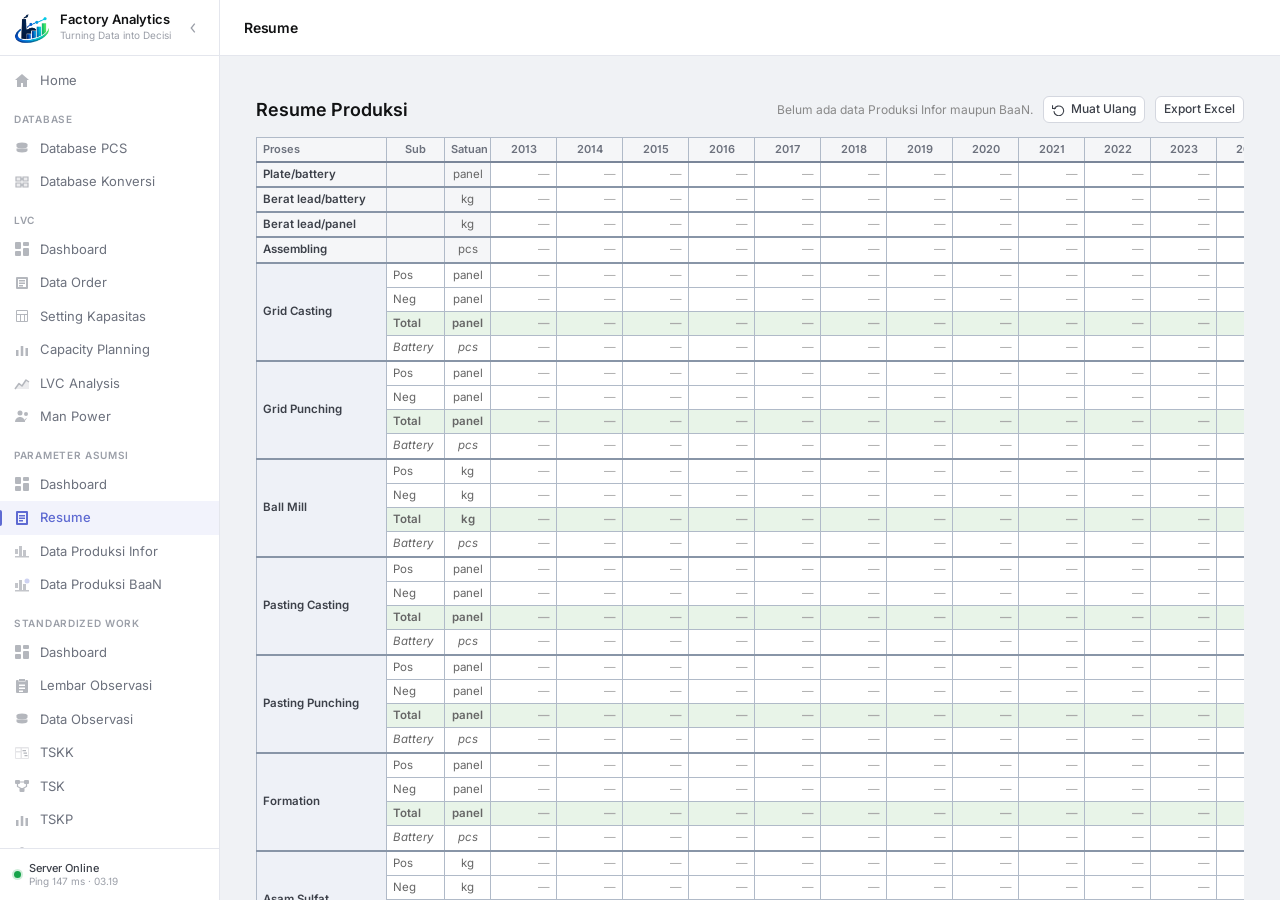
<file: resume.html>
<!DOCTYPE html>
<html lang="id">
<head>
  <meta charset="UTF-8"/>
  <meta name="viewport" content="width=device-width, initial-scale=1.0"/>
  <title>Resume — Factory Analytics Hub</title>
  <link rel="stylesheet" href="style.css"/>
  <script src="https://cdn.sheetjs.com/xlsx-latest/package/dist/xlsx.full.min.js"></script>
  <style>
    .resume-wrap { padding: 0 12px 48px; }

    .resume-toolbar {
      display: flex;
      align-items: center;
      gap: 10px;
      padding: 16px 0 14px;
      flex-wrap: wrap;
    }
    @media (max-width: 640px) {
      .resume-status { width: 100%; order: 3; }
    }
    .resume-title {
      font-size: 18px;
      font-weight: 600;
      color: var(--text-primary);
      flex: 1;
    }
    .resume-status {
      font-size: 12px;
      color: var(--text-secondary, #888);
    }

    .tbl-scroll { overflow-x: auto; }

    .tbl-resume {
      border-collapse: collapse;
      width: max-content;
      min-width: 100%;
      font-size: 11.5px;
    }
    .tbl-resume th,
    .tbl-resume td {
      border: 1px solid #b0bac8;
      padding: 3px 6px;
      white-space: nowrap;
    }
    .tbl-resume thead th {
      background: var(--bg-secondary, #f5f6f8);
      font-weight: 600;
      text-align: center;
      position: sticky;
      top: 0;
      z-index: 3;
      border-bottom: 2px solid #7a8699;
    }

    /* Garis tebal sebagai pemisah antar grup/baris */
    .tbl-resume tr.row-group-start td,
    .tbl-resume tr.row-single td {
      border-top: 2px solid #8895a7;
    }
    .tbl-resume thead th.col-proses {
      text-align: left;
      min-width: 130px;
      max-width: 130px;
      position: sticky;
      left: 0;
      z-index: 4;
    }
    .tbl-resume thead th.col-sub  { min-width: 58px; max-width: 58px; position: sticky; left: 130px; z-index: 4; }
    .tbl-resume thead th.col-unit { min-width: 46px; max-width: 46px; position: sticky; left: 188px; z-index: 4; }
    .tbl-resume thead th.col-year { min-width: 66px; }

    .tbl-resume tbody td.cell-group {
      position: sticky;
      left: 0;
      z-index: 1;
      font-weight: 600;
      background: var(--bg-accent, #eef1f7);
      vertical-align: middle;
    }
    .tbl-resume tbody td.cell-sub {
      position: sticky;
      left: 130px;
      z-index: 1;
      background: #fff;
      color: var(--text-secondary, #666);
    }
    .tbl-resume tbody td.cell-unit {
      position: sticky;
      left: 188px;
      z-index: 1;
      background: #fff;
      text-align: center;
      color: var(--text-secondary, #666);
    }

    .tbl-resume td.cell-val {
      text-align: right;
      color: var(--text-muted, #aaa);
    }
    .tbl-resume td.cell-val.has-data {
      color: var(--text-primary, #222);
    }

    .tbl-resume tr.row-single td.cell-group { background: var(--bg-secondary, #f5f6f8); }
    .tbl-resume tr.row-single td.cell-sub,
    .tbl-resume tr.row-single td.cell-unit  { background: var(--bg-secondary, #f5f6f8); }

    .tbl-resume tr.row-total td            { background: var(--bg-total, #e8f4e8) !important; font-weight: 600; }
    .tbl-resume tr.row-total td.cell-sub,
    .tbl-resume tr.row-total td.cell-unit  { background: var(--bg-total, #e8f4e8) !important; }

    .tbl-resume tr.row-battery td { font-style: italic; }

    .tbl-resume tbody tr:hover td { filter: brightness(0.96); }
  </style>
</head>
<body>
<div class="app-layout">
  <div id="sidebarMount"></div>

  <div class="main-content">
    <div id="topbarMount"></div>

    <div class="page-body">
      <div class="resume-wrap">
        <div class="resume-toolbar">
          <span class="resume-title">Resume Produksi</span>
          <span class="resume-status" id="loadStatus"></span>
          <button class="btn btn-ghost btn-sm" id="reloadBtn" onclick="reloadResume()">
            <svg width="13" height="13" viewBox="0 0 24 24" fill="none" stroke="currentColor" stroke-width="2">
              <polyline points="1 4 1 10 7 10"/><path d="M3.51 15a9 9 0 1 0 .49-3.5"/>
            </svg>
            Muat Ulang
          </button>
          <button class="btn btn-ghost btn-sm" onclick="exportTable()">Export Excel</button>
        </div>

        <div class="tbl-scroll">
          <table class="tbl-resume" id="resumeTable">
            <thead>
              <tr id="yearHeader">
                <th class="col-proses">Proses</th>
                <th class="col-sub">Sub</th>
                <th class="col-unit">Satuan</th>
              </tr>
            </thead>
            <tbody id="resumeTbody"></tbody>
          </table>
        </div>
      </div>
    </div>
  </div>
</div>

<script src="shared-components.js"></script>
<script src="new_jis_series_data.js"></script><!-- dibutuhkan lookup series di agregat terpusat -->
<script>
/* Loading data + agregasi kini terpusat di BPMS.loadProdAggregates (shared-components.js) */

/* ── Table structure ── */
const YEARS = [2013,2014,2015,2016,2017,2018,2019,2020,2021,2022,2023,2024,2025];

const RESUME_STRUCTURE = [
  { label:'Plate/battery',      type:'single', unit:'panel', key:'plateBattery' },
  { label:'Berat lead/battery', type:'single', unit:'kg',    key:'beratLeadBattery' },
  { label:'Berat lead/panel',   type:'single', unit:'kg',    key:'beratLeadPanel' },
  { label:'Assembling',         type:'single', unit:'pcs',   key:'assembling' },
  { label:'Grid Casting',    type:'group', key:'gridCasting', rows:[
    { sub:'Pos',     unit:'panel',                   subKey:'pos' },
    { sub:'Neg',     unit:'panel',                   subKey:'neg' },
    { sub:'Total',   unit:'panel', isTotal:true,     subKey:'total' },
    { sub:'Battery', unit:'pcs',   isBattery:true,   subKey:'battery' },
  ]},
  { label:'Grid Punching',   type:'group', key:'gridPunching', rows:[
    { sub:'Pos',     unit:'panel',                   subKey:'pos' },
    { sub:'Neg',     unit:'panel',                   subKey:'neg' },
    { sub:'Total',   unit:'panel', isTotal:true,     subKey:'total' },
    { sub:'Battery', unit:'pcs',   isBattery:true,   subKey:'battery' },
  ]},
  { label:'Ball Mill',       type:'group', key:'ballMill', rows:[
    { sub:'Pos',     unit:'kg',                      subKey:'pos' },
    { sub:'Neg',     unit:'kg',                      subKey:'neg' },
    { sub:'Total',   unit:'kg',    isTotal:true,     subKey:'total' },
    { sub:'Battery', unit:'pcs',   isBattery:true,   subKey:'battery' },
  ]},
  { label:'Pasting Casting', type:'group', key:'pastingCasting', rows:[
    { sub:'Pos',     unit:'panel',                   subKey:'pos' },
    { sub:'Neg',     unit:'panel',                   subKey:'neg' },
    { sub:'Total',   unit:'panel', isTotal:true,     subKey:'total' },
    { sub:'Battery', unit:'pcs',   isBattery:true,   subKey:'battery' },
  ]},
  { label:'Pasting Punching', type:'group', key:'pastingPunching', rows:[
    { sub:'Pos',     unit:'panel',                   subKey:'pos' },
    { sub:'Neg',     unit:'panel',                   subKey:'neg' },
    { sub:'Total',   unit:'panel', isTotal:true,     subKey:'total' },
    { sub:'Battery', unit:'pcs',   isBattery:true,   subKey:'battery' },
  ]},
  { label:'Formation',       type:'group', key:'formation', rows:[
    { sub:'Pos',     unit:'panel',                   subKey:'pos' },
    { sub:'Neg',     unit:'panel',                   subKey:'neg' },
    { sub:'Total',   unit:'panel', isTotal:true,     subKey:'total' },
    { sub:'Battery', unit:'pcs',   isBattery:true,   subKey:'battery' },
  ]},
  { label:'Asam Sulfat',     type:'group', key:'asamSulfat', rows:[
    { sub:'Pos',     unit:'kg',                      subKey:'pos' },
    { sub:'Neg',     unit:'kg',                      subKey:'neg' },
    { sub:'Total',   unit:'kg',    isTotal:true,     subKey:'total' },
    { sub:'Battery', unit:'pcs',   isBattery:true,   subKey:'battery' },
  ]},
];

/* ── Helpers ── */
function rowKey(item, sr) {
  return sr ? `${item.key}_${sr.subKey}` : item.key;
}

function fmt(n) {
  if (n === null || n === undefined || n === '') return '—';
  return Number(n).toLocaleString('id-ID');
}

function fmtDec(n, d = 4) {
  if (n === null || n === undefined || n === '') return '—';
  return Number(n).toLocaleString('id-ID', { minimumFractionDigits: d, maximumFractionDigits: d });
}

function emptyCells(rk) {
  return YEARS.map(y =>
    `<td class="cell-val" data-rowkey="${rk}" data-year="${y}">—</td>`
  ).join('');
}

function fillCell(rk, year, value, isDecimal) {
  const td = document.querySelector(`td[data-rowkey="${rk}"][data-year="${year}"]`);
  if (!td) return;
  const display = isDecimal ? fmtDec(value) : fmt(value);
  td.textContent = display;
  if (value !== null && value !== undefined && value !== '' && value !== 0) {
    td.classList.add('has-data');
  }
}

/* ── Build table DOM ── */
function buildTable() {
  const hRow = document.getElementById('yearHeader');
  YEARS.forEach(y => {
    const th = document.createElement('th');
    th.className = 'col-year';
    th.textContent = y;
    hRow.appendChild(th);
  });

  const parts = [];
  for (const item of RESUME_STRUCTURE) {
    if (item.type === 'single') {
      const rk = rowKey(item);
      parts.push(`<tr class="row-single" data-rowkey="${rk}">
        <td class="cell-group">${item.label}</td>
        <td class="cell-sub"></td>
        <td class="cell-unit">${item.unit}</td>
        ${emptyCells(rk)}
      </tr>`);
    } else {
      item.rows.forEach((sr, i) => {
        const rk = rowKey(item, sr);
        const groupTd = i === 0
          ? `<td class="cell-group" rowspan="${item.rows.length}">${item.label}</td>`
          : '';
        const trClass = [i === 0 ? 'row-group-start' : '', sr.isTotal ? 'row-total' : sr.isBattery ? 'row-battery' : ''].filter(Boolean).join(' ');
        parts.push(`<tr class="${trClass}" data-rowkey="${rk}">
          ${groupTd}
          <td class="cell-sub">${sr.sub}</td>
          <td class="cell-unit">${sr.unit}</td>
          ${emptyCells(rk)}
        </tr>`);
      });
    }
  }
  document.getElementById('resumeTbody').innerHTML = parts.join('');
}

/* ── Data loading & computation ──
   Data + agregasi kini terpusat di BPMS.loadProdAggregates (shared-components.js):
   cek versi data ke server → pakai cache localStorage bila tidak berubah →
   download & hitung ulang (single-pass) hanya bila data berubah / force. */
async function loadResumeData(force = false) {
  document.getElementById('loadStatus').textContent = 'Memuat data…';
  try {
    const res = await BPMS.loadProdAggregates({ force });
    const Y   = res.years || {};

    if (!Object.keys(Y).length) {
      document.getElementById('loadStatus').textContent = 'Belum ada data Produksi Infor maupun BaaN.';
      return;
    }

    for (const y of YEARS) {
      const a = Y[String(y)];
      if (!a) continue;
      const gcT = a.gcPos + a.gcNeg;
      const gpT = a.gpPos + a.gpNeg;
      const bmT = a.bmPos + a.bmNeg;
      const fmT = a.fmPos + a.fmNeg;

      if (a.asm)   fillCell('assembling', y, Math.round(a.asm));

      if (a.gcPos) fillCell('gridCasting_pos',   y, Math.round(a.gcPos));
      if (a.gcNeg) fillCell('gridCasting_neg',   y, Math.round(a.gcNeg));
      if (gcT)     fillCell('gridCasting_total', y, Math.round(gcT));

      if (a.gpPos) fillCell('gridPunching_pos',   y, Math.round(a.gpPos));
      if (a.gpNeg) fillCell('gridPunching_neg',   y, Math.round(a.gpNeg));
      if (gpT)     fillCell('gridPunching_total', y, Math.round(gpT));

      if (a.bmPos) fillCell('ballMill_pos',   y, Math.round(a.bmPos));
      if (a.bmNeg) fillCell('ballMill_neg',   y, Math.round(a.bmNeg));
      if (bmT)     fillCell('ballMill_total', y, Math.round(bmT));

      /* Pasting Casting/Punching = sama dengan Grid Casting/Punching */
      if (a.gcPos) fillCell('pastingCasting_pos',   y, Math.round(a.gcPos));
      if (a.gcNeg) fillCell('pastingCasting_neg',   y, Math.round(a.gcNeg));
      if (gcT)     fillCell('pastingCasting_total', y, Math.round(gcT));
      if (a.gpPos) fillCell('pastingPunching_pos',   y, Math.round(a.gpPos));
      if (a.gpNeg) fillCell('pastingPunching_neg',   y, Math.round(a.gpNeg));
      if (gpT)     fillCell('pastingPunching_total', y, Math.round(gpT));

      if (a.fmPos) fillCell('formation_pos',   y, Math.round(a.fmPos));
      if (a.fmNeg) fillCell('formation_neg',   y, Math.round(a.fmNeg));
      if (fmT)     fillCell('formation_total', y, Math.round(fmT));

      /* Parameter turunan */
      const plateBattery     = a.asm ? (gcT + gpT) / a.asm : 0;
      const beratLeadBattery = a.asm ? bmT / a.asm : 0;
      const beratLeadPanel   = (gcT + gpT) ? bmT / (gcT + gpT) : 0;
      if (plateBattery)            fillDecCell('plateBattery',     y, plateBattery, 1);
      if (beratLeadBattery && bmT) fillDecCell('beratLeadBattery', y, beratLeadBattery, 1);
      if (beratLeadPanel && bmT)   fillDecCell('beratLeadPanel',   y, beratLeadPanel, 3);

      /* Baris Battery */
      if (plateBattery) {
        fillCell('gridCasting_battery',     y, Math.round(gcT / plateBattery));
        fillCell('gridPunching_battery',    y, Math.round(gpT / plateBattery));
        fillCell('pastingCasting_battery',  y, Math.round(gcT / plateBattery));
        fillCell('pastingPunching_battery', y, Math.round(gpT / plateBattery));
        if (fmT) fillCell('formation_battery', y, Math.round(fmT / plateBattery));
      }
      if (beratLeadBattery && bmT) {
        fillCell('ballMill_battery', y, Math.round(bmT / beratLeadBattery));
      }
    }

    const m = res.meta || {};
    let status = `Infor: ${(m.inforCount || 0).toLocaleString('id-ID')} record (${m.inforPeriods || 0} periode) · BaaN: ${(m.baanCount || 0).toLocaleString('id-ID')} record`;
    if (res.fromCache) status += res.offline ? ' · cache (server tidak terjangkau)' : ' · dari cache';
    document.getElementById('loadStatus').textContent = status;
  } catch (err) {
    document.getElementById('loadStatus').textContent = `Gagal memuat data: ${err.message}`;
  }
}

/* Isi sel desimal (Plate/battery, Berat lead/battery, Berat lead/panel) */
function fillDecCell(rk, year, value, dec) {
  const td = document.querySelector(`td[data-rowkey="${rk}"][data-year="${year}"]`);
  if (!td) return;
  td.textContent = value.toLocaleString('id-ID', { minimumFractionDigits: dec, maximumFractionDigits: dec });
  td.classList.add('has-data');
}

/* ── Export ── */
function exportTable() {
  if (typeof XLSX === 'undefined') { alert('Library XLSX belum dimuat'); return; }
  const wb = XLSX.utils.table_to_book(document.getElementById('resumeTable'), { sheet:'Resume' });
  XLSX.writeFile(wb, 'Resume_Produksi.xlsx');
}

/* ── Reload (force: abaikan cache, ambil segar dari server) ── */
async function reloadResume() {
  const btn = document.getElementById('reloadBtn');
  btn.disabled = true;
  // Reset semua sel ke "—" sebelum hitung ulang
  document.querySelectorAll('#resumeTbody td[data-year]').forEach(td => {
    td.textContent = '—';
    td.classList.remove('has-data');
  });
  await loadResumeData(true);
  btn.disabled = false;
}

/* ── Init ── */
async function pageInit() {
  document.getElementById('topbarMount').innerHTML = BPMS.renderTopbar('Resume');
  buildTable();
  await loadResumeData();
}
</script>
</body>
</html>
</file>
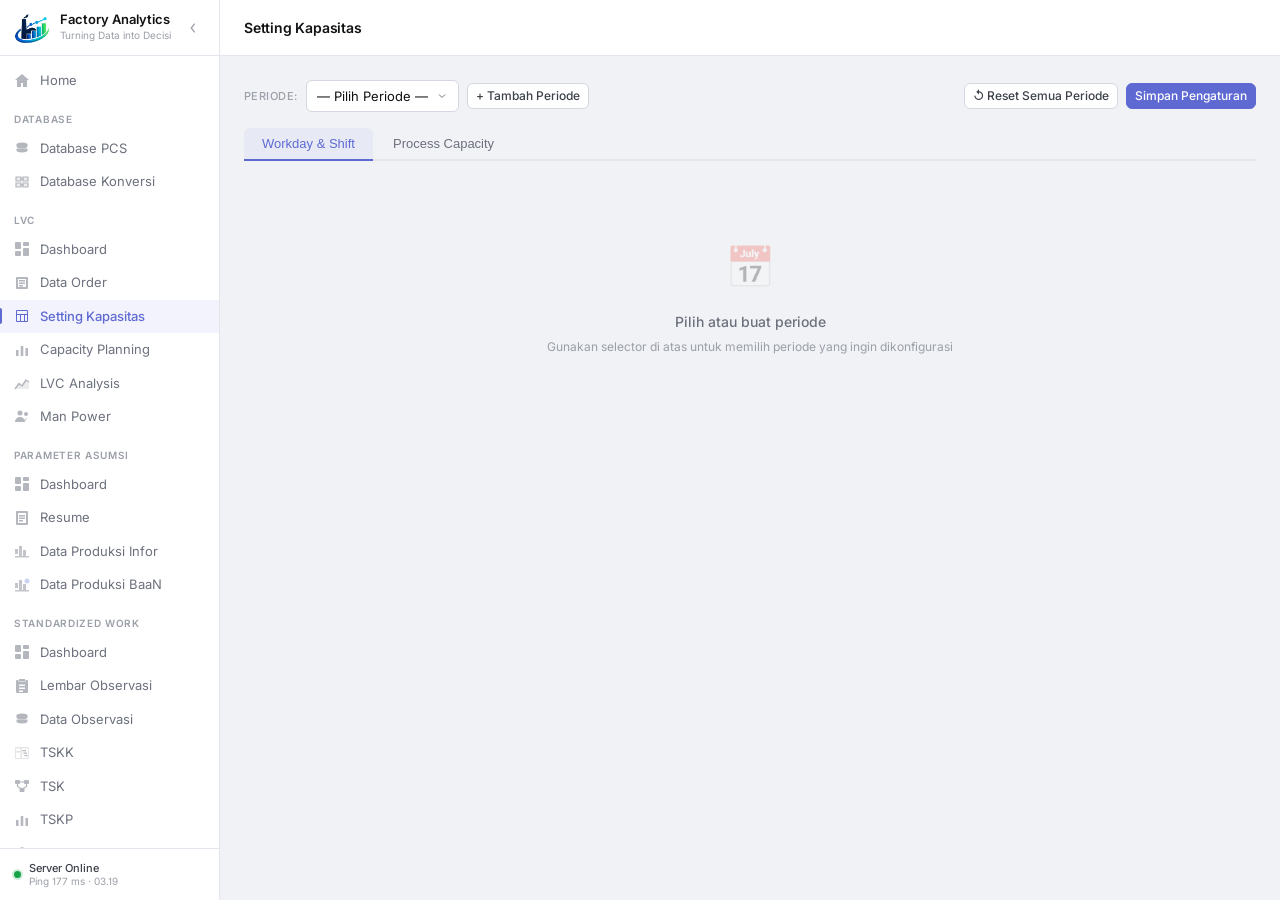
<file: setting-capacity.html>
<!DOCTYPE html>
<html lang="id">
<head>
  <meta charset="UTF-8"/>
  <meta name="viewport" content="width=device-width, initial-scale=1.0"/>
  <title>Setting Kapasitas — Factory Analytics Hub</title>
  <link rel="stylesheet" href="style.css"/>
  <style>
    .cal-day { min-width: 36px; min-height: 36px; font-size: 12px; cursor: pointer; }
    .cal-day.today { border: 1px solid var(--accent-v); }
    .cal-day[title]:hover::after { content: attr(title); position: absolute; bottom: 110%; left: 50%; transform: translateX(-50%); background: var(--bg-2); border: 1px solid var(--border); border-radius: 4px; padding: 3px 8px; font-size: 10px; white-space: nowrap; z-index: 10; pointer-events: none; }
    .cal-day.work-replace { background: rgba(22,163,74,0.18); border: 1px solid rgba(22,163,74,0.5); color: #15803d; font-weight: 600; }
    .summary-chip { display: inline-flex; align-items: center; gap: 4px; padding: 4px 10px; border-radius: 6px; background: var(--bg-2); border: 1px solid var(--border-solid2); font-size: 12px; color: var(--text-2); }
    .summary-chip strong { color: var(--text-1); }

    /* ── Tab Navigation ─────────────────────────────────────────── */
    .sc-tabs {
      display: flex;
      gap: 2px;
      border-bottom: 2px solid var(--border-solid2);
      margin-bottom: 20px;
    }
    .sc-tab {
      padding: 8px 18px;
      font-size: 13px;
      font-weight: 500;
      color: var(--text-3);
      cursor: pointer;
      border: none;
      background: none;
      border-bottom: 2px solid transparent;
      margin-bottom: -2px;
      border-radius: 6px 6px 0 0;
      transition: color var(--transition), background var(--transition), border-color var(--transition);
      white-space: nowrap;
    }
    .sc-tab:hover  { color: var(--text-1); background: var(--bg-2); }
    .sc-tab.active { color: var(--accent); border-bottom-color: var(--accent); background: rgba(94,106,210,.06); }

    .sc-panel { display: none; }
    .sc-panel.active { display: block; }

    /* ── Kalender Kerja v2 ──────────────────────────────────────── */
    .cal2-inner { display: flex; gap: 16px; align-items: stretch; }
    .cal2-grid-col { flex: 1; min-width: 0; display: flex; flex-direction: column; }
    .cal2-info-col { flex: 1; min-width: 0; overflow-y: auto; }

    .cal2-header { display: flex; align-items: center; justify-content: space-between; margin-bottom: 10px; }
    .cal2-nav { display: flex; align-items: center; gap: 4px; }
    .cal2-month { font-size: 13px; font-weight: 700; color: var(--text-1); min-width: 100px; text-align: center; }
    .cal2-daycount { display: inline-flex; align-items: center; padding: 3px 10px; border-radius: 99px; font-size: 11px; font-weight: 700; background: #dcfce7; color: #15803d; border: 1px solid #bbf7d0; }

    .cal2-legend { display: flex; flex-wrap: wrap; gap: 5px; margin-bottom: 10px; }
    .cal2-chip { display: inline-flex; align-items: center; gap: 5px; padding: 3px 9px; border-radius: 99px; font-size: 10px; font-weight: 600; border: 1px solid transparent; }
    .cal2-chip-dot { width: 7px; height: 7px; border-radius: 50%; flex-shrink: 0; }

    .cal2-grid { display: grid; grid-template-columns: repeat(7, 52px); gap: 3px; }
    .cal2-hdr { text-align: center; font-size: 10px; font-weight: 700; color: var(--text-4); padding: 4px 0; }
    .cal2-day { position: relative; display: flex; align-items: center; justify-content: center; aspect-ratio: 1 / 1; border-radius: 6px; font-size: 12px; font-weight: 500; cursor: pointer; border: 1.5px solid transparent; transition: opacity .12s; user-select: none; }
    .cal2-day:hover:not(.empty) { opacity: .7; }
    .cal2-day.on  { background: rgba(22,163,74,.12); border-color: rgba(22,163,74,.45); color: #15803d; font-weight: 600; }
    .cal2-day.off { background: #f8f9fa; border-color: #e2e5e9; color: var(--text-4); }
    .cal2-day.today         { box-shadow: inset 0 0 0 2px var(--accent) !important; }
    .cal2-day.empty         { background: none; border: none; cursor: default; }
    .cal2-dot { position: absolute; top: 3px; right: 4px; width: 5px; height: 5px; border-radius: 50%; }

    .cal2-actions { display: flex; gap: 6px; margin-top: 10px; }

    .cal2-info-title { font-size: 11px; font-weight: 700; color: var(--text-2); margin-bottom: 8px; padding-bottom: 6px; border-bottom: 1px solid var(--border-solid2); }
    .cal2-info-item { display: flex; align-items: flex-start; gap: 6px; padding: 5px 0; border-bottom: 1px solid var(--border); }
    .cal2-info-dot { width: 8px; height: 8px; border-radius: 50%; flex-shrink: 0; margin-top: 2px; }
    .cal2-info-text { flex: 1; font-size: 10.5px; color: var(--text-2); line-height: 1.45; }
    .cal2-info-badge { font-size: 9px; font-weight: 700; padding: 2px 6px; border-radius: 3px; flex-shrink: 0; margin-top: 1px; }
    .cal2-badge-on  { background: #dcfce7; color: #15803d; }
    .cal2-badge-off { background: #fee2e2; color: #dc2626; }
    .cal2-empty-info { font-size: 11px; color: var(--text-4); text-align: center; padding: 20px 0; }

    /* ── Process Capacity Table ─────────────────────────────────── */
    .pc-std-table { width: 100%; font-size: 13px; }
    .pc-std-table th { text-align: left; font-weight: 600; padding: 6px 12px; background: var(--bg-2); font-size: 11px; }
    .pc-std-table td { padding: 7px 12px; border-bottom: 1px solid var(--border); }
    .pc-std-table tr:last-child td { border-bottom: none; }
    .sum-input { width: 100%; border: 1px solid transparent; background: transparent; padding: 2px 4px; border-radius: 4px; font-size: 13px; text-align: right; font-weight: 600; }
    .sum-input:focus { outline: none; border-color: var(--accent); background: #fff; }

    .pc-table { font-size: 12px; table-layout: auto; width: 100%; min-width: 700px; }
    .pc-table th { font-size: 11px; font-weight: 600; background: var(--bg-2); padding: 7px 10px; text-align: center; white-space: nowrap; position: sticky; top: 0; z-index: 2; }
    .pc-table th:nth-child(2), .pc-table th:nth-child(3) { text-align: left; }
    .pc-table td { padding: 5px 6px; border-bottom: 1px solid var(--border); text-align: center; }
    .pc-table td:nth-child(2), .pc-table td:nth-child(3) { text-align: left; }
    .pc-table td.pc-calc { background: #f0fdf4; color: #15803d; font-weight: 600; }
    .pc-table td.pc-input { background: #eff6ff; }
    .pc-table input[type=text], .pc-table input[type=number] {
      width: 100%; border: 1px solid transparent; background: transparent; padding: 3px 6px;
      border-radius: 4px; font-size: 12px; text-align: inherit;
    }
    .pc-table input[type=number] { text-align: right; }
    .pc-table input:focus { outline: none; border-color: var(--accent); background: #fff; }
    .pc-table td.pc-input input[type=text],
    .pc-table td.pc-input input[type=number] { border-color: #bfdbfe; background: #fff; }
    .pc-table td.pc-input input:focus { border-color: var(--accent) !important; }
    .pc-table .btn-del { background: none; border: none; color: var(--text-4); cursor: pointer; padding: 2px 6px; border-radius: 4px; font-size: 14px; }
    .pc-table .btn-del:hover { color: #dc2626; background: #fff1f1; }
  </style>
</head>
<body>
<div class="app-layout">
  <div id="sidebarMount"></div>
  <div class="main-content">
    <div id="topbarMount"></div>
    <div class="page-body">

      <!-- Period Selector (global, always visible) -->
      <div class="flex items-center gap-3 mb-4 flex-wrap">
        <div class="period-bar" style="margin-bottom:0">
          <span class="period-label">Periode:</span>
          <select id="periodSelect" class="form-control" style="width:auto">
            <option value="">— Pilih Periode —</option>
          </select>
          <button class="btn btn-ghost btn-sm" id="addPeriodBtn">+ Tambah Periode</button>
        </div>
        <div class="ml-auto flex gap-2">
          <button class="btn btn-ghost btn-sm" onclick="resetAllCalendars()">↺ Reset Semua Periode</button>
          <button class="btn btn-primary btn-sm" id="saveBtn">Simpan Pengaturan</button>
        </div>
      </div>

      <!-- Tab Navigation -->
      <nav class="sc-tabs" id="scTabs">
        <button class="sc-tab active" data-tab="workday">Workday & Shift</button>
        <button class="sc-tab"        data-tab="capacity">Process Capacity</button>
      </nav>

      <!-- ── Panel: Workday & Shift ────────────────────────────── -->
      <div class="sc-panel active" id="panel-workday">
        <div id="mainContent" style="display:none">
          <!-- Summary chips -->
          <div id="summaryChips" class="flex gap-3 mb-6 flex-wrap"></div>

          <div style="display:grid;grid-template-columns:3fr 2fr;gap:24px">

            <!-- Calendar -->
            <div class="card">
              <!-- Header -->
              <div class="cal2-header">
                <span class="card-title" style="margin:0">Kalender Kerja</span>
                <div style="display:flex;align-items:center;gap:8px">
                  <div class="cal2-nav">
                    <button class="btn btn-ghost btn-xs" id="prevMonth">‹</button>
                    <span id="calTitle" class="cal2-month"></span>
                    <button class="btn btn-ghost btn-xs" id="nextMonth">›</button>
                  </div>
                  <span id="calDayCount" class="cal2-daycount">Hari ON: —</span>
                </div>
              </div>

              <!-- Legend -->
              <div class="cal2-legend">
                <span class="cal2-chip" style="background:rgba(22,163,74,.1);border-color:rgba(22,163,74,.3);color:#15803d"><span class="cal2-chip-dot" style="background:#22c55e"></span>Status ON</span>
                <span class="cal2-chip" style="background:var(--bg-2);border-color:var(--border-solid2);color:var(--text-4)"><span class="cal2-chip-dot" style="background:var(--border-solid2)"></span>Status OFF</span>
                <span class="cal2-chip" style="background:rgba(239,68,68,.07);border-color:rgba(239,68,68,.25);color:#b91c1c"><span class="cal2-chip-dot" style="background:#ef4444"></span>Libur Nasional (OFF)</span>
                <span class="cal2-chip" style="background:rgba(234,179,8,.1);border-color:rgba(234,179,8,.4);color:#92400e"><span class="cal2-chip-dot" style="background:#f59e0b"></span>Cuti Bersama (OFF)</span>
                <span class="cal2-chip" style="background:rgba(249,115,22,.08);border-color:rgba(249,115,22,.3);color:#c2410c"><span class="cal2-chip-dot" style="background:#f97316"></span>Libur Penggantian (OFF)</span>
                <span class="cal2-chip" style="background:rgba(22,163,74,.18);border-color:rgba(22,163,74,.5);color:#166534"><span class="cal2-chip-dot" style="background:#16a34a"></span>Hari Kerja Pengganti (ON)</span>
              </div>

              <!-- Inner: grid + keterangan -->
              <div class="cal2-inner">
                <div class="cal2-grid-col">
                  <div id="calendarGrid" class="cal2-grid"></div>
                  <div class="cal2-actions">
                    <button class="btn btn-ghost btn-xs" onclick="setAllWeekdays(true)">Aktifkan Weekday</button>
                    <button class="btn btn-ghost btn-xs" onclick="setAllWeekdays(false)">Nonaktifkan Semua</button>
                    <button class="btn btn-ghost btn-xs" onclick="resetCalendar()" style="margin-left:auto;color:var(--accent)">↺ Reset ke Default</button>
                  </div>
                </div>
                <div class="cal2-info-col">
                  <div class="cal2-info-title">Keterangan Periode</div>
                  <div id="calKeterangan"></div>
                </div>
              </div>
            </div>

            <!-- Shift Config -->
            <div>
              <div class="card">
                <div class="card-header"><span class="card-title">Konfigurasi Shift</span></div>
                <p class="text-sm text-muted mb-3" style="margin-top:-8px">Centang shift yang aktif per LINE · S1=435 mnt, S2=405 mnt, S3=370 mnt</p>
                <table class="shift-table" id="shiftTable">
                  <thead>
                    <tr>
                      <th style="text-align:left">LINE</th>
                      <th>S1</th><th>S2</th><th>S3</th>
                      <th style="text-align:left">Kapasitas/Hari</th>
                    </tr>
                  </thead>
                  <tbody id="shiftBody"></tbody>
                </table>
              </div>
            </div>

          </div>
        </div>

        <div id="noPeriod" class="empty-state">
          <div class="empty-icon">📅</div>
          <div class="empty-title">Pilih atau buat periode</div>
          <div class="empty-text">Gunakan selector di atas untuk memilih periode yang ingin dikonfigurasi</div>
        </div>
      </div>

      <!-- ── Panel: Process Capacity ──────────────────────────── -->
      <div class="sc-panel" id="panel-capacity">

        <!-- Top row: Standar + Summary side by side -->
        <div style="display:flex;gap:20px;align-items:flex-start;margin-bottom:24px;flex-wrap:wrap">

          <!-- Standar Waktu Kerja Efektif -->
          <div class="card" style="min-width:260px">
            <div class="card-header"><span class="card-title">Standar Waktu Kerja Efektif</span></div>
            <table class="pc-std-table">
              <thead>
                <tr><th>Shift</th><th>Waktu Efektif</th></tr>
              </thead>
              <tbody>
                <tr><td>Shift 1</td><td><strong>435 menit</strong></td></tr>
                <tr><td>Shift 2</td><td><strong>405 menit</strong></td></tr>
                <tr><td>Shift 3</td><td><strong>370 menit</strong></td></tr>
              </tbody>
            </table>
          </div>

          <!-- Summary -->
          <div class="card" style="min-width:360px">
            <div class="card-header"><span class="card-title">Summary</span></div>
            <table class="pc-std-table" id="summaryTable">
              <thead>
                <tr><th>Parameter</th><th>Unit</th><th style="text-align:right">Value</th></tr>
              </thead>
              <tbody>
                <tr><td>Plate/battery</td><td>panel</td><td><input type="number" id="sum-platePerBattery" class="sum-input" placeholder="—" readonly style="color:var(--accent);cursor:default" title="Auto-kalkulasi dari Generated Data Order"></td></tr>
                <tr><td>Berat lead/battery</td><td>kg</td><td><input type="number" id="sum-beratLeadBattery" class="sum-input" placeholder="—" readonly style="color:var(--accent);cursor:default" title="Auto-kalkulasi dari Generated Data Order"></td></tr>
                <tr><td>Berat lead/panel</td><td>kg</td><td><input type="number" id="sum-beratLeadPanel" class="sum-input" placeholder="—" readonly style="color:var(--accent);cursor:default" title="Auto-kalkulasi dari Generated Data Order"></td></tr>
                <tr><td>Qty Order Battery</td><td>pcs</td><td><input type="number" id="sum-qtyOrderBattery" class="sum-input" placeholder="—" readonly style="color:var(--accent);cursor:default" title="Auto-kalkulasi dari Generated Data Order"></td></tr>
                <tr><td>Hari Kerja Normal</td><td></td><td><input type="number" id="sum-hariKerjaNormal" class="sum-input" placeholder="—" readonly style="color:var(--accent);cursor:default" title="Jumlah hari ON dari Kalender Kerja periode aktif"></td></tr>
              </tbody>
            </table>
          </div>

        </div>

        <!-- Process Capacity -->
        <div class="card">
          <div class="card-header">
            <span class="card-title">Process Capacity</span>
            <div style="display:flex;align-items:center;gap:16px">
              <div style="display:flex;align-items:center;gap:10px;font-size:11px;color:var(--text-3)">
                <span style="display:inline-flex;align-items:center;gap:5px"><span style="width:11px;height:11px;border-radius:2px;background:#eff6ff;border:1px solid #bfdbfe;display:inline-block"></span>Input Manual</span>
                <span style="display:inline-flex;align-items:center;gap:5px"><span style="width:11px;height:11px;border-radius:2px;background:#e9ebf8;border:1px solid #c7d2fe;display:inline-block"></span>Auto Kalkulasi</span>
              </div>
              <button class="btn btn-ghost btn-sm" onclick="addPCRow()">+ Tambah Baris</button>
            </div>
          </div>
          <div class="table-wrap">
            <div class="table-scroll">
              <table class="pc-table" id="pcTable">
                <thead>
                  <tr>
                    <th rowspan="2" style="width:32px">#</th>
                    <th rowspan="2" style="background:#dbeafe;color:#1d4ed8">Process</th>
                    <th rowspan="2" style="background:#dbeafe;color:#1d4ed8">Unit</th>
                    <th rowspan="2" style="background:#dbeafe;color:#1d4ed8">Speed</th>
                    <th rowspan="2" style="background:#dbeafe;color:#1d4ed8">Efficiency (%)</th>
                    <th colspan="3" style="text-align:center;background:#e9ebf8;color:#4338ca">Kapasitas/Shift</th>
                    <th rowspan="2" style="background:#dbeafe;color:#1d4ed8">Installed Machine (unit)</th>
                    <th rowspan="2" style="background:#dcfce7;color:#15803d">Installed Capacity</th>
                    <th colspan="3" style="text-align:center;background:#dbeafe;color:#1d4ed8">Qty Machine</th>
                    <th rowspan="2" style="background:#fef9c3;color:#854d0e">Capacity/day</th>
                    <th rowspan="2" style="width:40px"></th>
                  </tr>
                  <tr>
                    <th style="background:#e9ebf8;color:#4338ca">Shift 1</th>
                    <th style="background:#e9ebf8;color:#4338ca">Shift 2</th>
                    <th style="background:#e9ebf8;color:#4338ca">Shift 3</th>
                    <th style="background:#dbeafe;color:#1d4ed8">Shift 1</th>
                    <th style="background:#dbeafe;color:#1d4ed8">Shift 2</th>
                    <th style="background:#dbeafe;color:#1d4ed8">Shift 3</th>
                  </tr>
                </thead>
                <tbody id="pcBody"></tbody>
              </table>
            </div>
          </div>
        </div>

      </div>

    </div>
  </div>
</div>

<!-- ── Modal: Tambah Periode ────────────────────────────────────────── -->
<div id="addPeriodModal" style="display:none;position:fixed;inset:0;z-index:100;background:rgba(0,0,0,0.35);align-items:center;justify-content:center">
  <div style="background:var(--bg-1);border:1px solid var(--border-solid2);border-radius:12px;padding:28px;width:360px;max-width:95vw;box-shadow:0 8px 32px rgba(0,0,0,0.15)">
    <div style="display:flex;align-items:center;justify-content:space-between;margin-bottom:20px">
      <div>
        <div style="font-size:15px;font-weight:600;color:var(--text-1)">Tambah Periode</div>
        <div class="text-muted text-sm" style="margin-top:2px">Pilih bulan dan tahun yang ingin ditambahkan</div>
      </div>
      <button class="btn btn-ghost btn-xs" id="closeAddPeriodModal">✕</button>
    </div>
    <div style="display:grid;grid-template-columns:1fr 1fr;gap:12px;margin-bottom:20px">
      <div>
        <label class="form-label">Bulan</label>
        <select id="modalMonth" class="form-control" style="width:100%">
          <option value="01">Januari</option>
          <option value="02">Februari</option>
          <option value="03">Maret</option>
          <option value="04">April</option>
          <option value="05">Mei</option>
          <option value="06">Juni</option>
          <option value="07">Juli</option>
          <option value="08">Agustus</option>
          <option value="09">September</option>
          <option value="10">Oktober</option>
          <option value="11">November</option>
          <option value="12">Desember</option>
        </select>
      </div>
      <div>
        <label class="form-label">Tahun</label>
        <div style="display:flex;align-items:center;gap:0">
          <input id="modalYear" class="form-control" style="text-align:center;font-weight:600;border-radius:6px 0 0 6px;border-right:none" type="number" min="2020" max="2099" step="1"/>
          <div style="display:flex;flex-direction:column;border:1px solid var(--border-solid2);border-radius:0 6px 6px 0;overflow:hidden">
            <button id="modalYearUp"   style="padding:3px 8px;background:var(--bg-2);border:none;border-bottom:1px solid var(--border-solid2);cursor:pointer;font-size:9px;color:var(--text-3);line-height:1" onmouseover="this.style.background='var(--bg-3)'" onmouseout="this.style.background='var(--bg-2)'">▲</button>
            <button id="modalYearDown" style="padding:3px 8px;background:var(--bg-2);border:none;cursor:pointer;font-size:9px;color:var(--text-3);line-height:1" onmouseover="this.style.background='var(--bg-3)'" onmouseout="this.style.background='var(--bg-2)'">▼</button>
          </div>
        </div>
      </div>
    </div>
    <div style="display:flex;gap:8px;justify-content:flex-end">
      <button class="btn btn-ghost btn-sm" id="cancelAddPeriodModal">Batal</button>
      <button class="btn btn-primary btn-sm" id="confirmAddPeriod">Tambah</button>
    </div>
  </div>
</div>

<script src="shared-components.js"></script>
<script>
let currentPeriod = '';
let calYear = 0, calMonth = 0;

const HOLIDAYS = BPMS.HOLIDAYS_2026;

const ALL_LINES = [
  'Grid Casting','Grid Punching','Ball Mill','Mixing',
  'Pasting Casting','Pasting Punching','Formation',
  'Line 1','Line 2','Line 3','Line 4','Line 5','Line 6','Line 7',
  'Line MCB','Line IB','Line Lithium','Line Charger','Wet A','Wet F',
];

// ── Tab Navigation ────────────────────────────────────────────────

document.getElementById('scTabs').addEventListener('click', e => {
  const btn = e.target.closest('.sc-tab');
  if (!btn) return;
  document.querySelectorAll('.sc-tab').forEach(t => t.classList.remove('active'));
  document.querySelectorAll('.sc-panel').forEach(p => p.classList.remove('active'));
  btn.classList.add('active');
  document.getElementById('panel-' + btn.dataset.tab).classList.add('active');
});

// ── Init ──────────────────────────────────────────────────────────

function pageInit() {
  document.getElementById('topbarMount').innerHTML = BPMS.renderTopbar('Setting Kapasitas');
  populatePeriods();

  const sel = document.getElementById('periodSelect');
  sel.addEventListener('change', () => { currentPeriod = sel.value; loadPeriod(); });

  document.getElementById('saveBtn').addEventListener('click', savePeriod);
  document.getElementById('prevMonth').addEventListener('click', () => { if (calMonth === 1) { calMonth = 12; calYear--; } else calMonth--; renderCalendar(); });
  document.getElementById('nextMonth').addEventListener('click', () => { if (calMonth === 12) { calMonth = 1; calYear++; } else calMonth++; renderCalendar(); });

  // Modal tambah periode
  const modal     = document.getElementById('addPeriodModal');
  const modalYear = document.getElementById('modalYear');
  const now       = new Date();
  modalYear.value = now.getFullYear();
  document.getElementById('modalMonth').value = String(now.getMonth() + 1).padStart(2, '0');

  document.getElementById('addPeriodBtn').addEventListener('click', () => { modal.style.display = 'flex'; });
  document.getElementById('closeAddPeriodModal').addEventListener('click',  () => { modal.style.display = 'none'; });
  document.getElementById('cancelAddPeriodModal').addEventListener('click', () => { modal.style.display = 'none'; });
  modal.addEventListener('click', e => { if (e.target === modal) modal.style.display = 'none'; });
  document.getElementById('modalYearUp').addEventListener('click',   () => { modalYear.value = Number(modalYear.value) + 1; });
  document.getElementById('modalYearDown').addEventListener('click', () => { modalYear.value = Number(modalYear.value) - 1; });
  document.getElementById('confirmAddPeriod').addEventListener('click', () => {
    const m = document.getElementById('modalMonth').value;
    const y = String(modalYear.value).padStart(4, '0');
    modal.style.display = 'none';
    addPeriod(`${y}-${m}`);
  });

  const current = BPMS.getCurrentPeriod();
  if (BPMS.getPeriods().includes(current)) { sel.value = current; currentPeriod = current; loadPeriod(); }

  syncProcessCapacity();
  renderPCTable();
  loadSummary();

  document.getElementById('pcTable').addEventListener('focusout', e => {
    if (!document.getElementById('pcTable').contains(e.relatedTarget)) {
      BPMS.saveState();
    }
  });
}

function populatePeriods() {
  const sel  = document.getElementById('periodSelect');
  const prev = sel.value;
  sel.innerHTML = '<option value="">— Pilih Periode —</option>';
  BPMS.getPeriods().forEach(p => {
    const opt = document.createElement('option');
    opt.value       = p;
    opt.textContent = BPMS.formatPeriod(p);
    sel.appendChild(opt);
  });
  if (prev) sel.value = prev;
}

function addPeriod(val) {
  if (!val) { BPMS.toast('Pilih periode terlebih dahulu', 'error'); return; }
  const state = BPMS.getState();
  if (!state.orders[val])       state.orders[val] = [];
  BPMS.initCalendarForPeriod(val);
  BPMS.initCapacityForPeriod(val);
  BPMS.saveState();
  populatePeriods();
  document.getElementById('periodSelect').value = val;
  currentPeriod = val;
  loadPeriod();
  BPMS.toast('Periode ' + BPMS.formatPeriod(val) + ' dibuat', 'success');
}

function loadPeriod() {
  if (!currentPeriod) {
    document.getElementById('mainContent').style.display = 'none';
    document.getElementById('noPeriod').style.display = '';
    return;
  }
  const state = BPMS.getState();
  BPMS.initCalendarForPeriod(currentPeriod);
  BPMS.initCapacityForPeriod(currentPeriod);

  const [y, m] = currentPeriod.split('-').map(Number);
  calYear = y; calMonth = m;

  document.getElementById('mainContent').style.display = '';
  document.getElementById('noPeriod').style.display = 'none';
  renderCalendar();
  renderShiftTable();
  updateSummaryChips();
  loadSummary();
  renderPCTable();
}

// ── Calendar ──────────────────────────────────────────────────────

function renderCalendar() {
  const state    = BPMS.getState();
  const cal      = state.workCalendar?.[currentPeriod] || {};
  const daysInM  = new Date(calYear, calMonth, 0).getDate();
  const firstDow = new Date(calYear, calMonth - 1, 1).getDay();
  const start    = (firstDow + 6) % 7;

  const MONTHS = ['Januari','Februari','Maret','April','Mei','Juni','Juli','Agustus','September','Oktober','November','Desember'];
  document.getElementById('calTitle').textContent = MONTHS[calMonth - 1] + ' ' + calYear;

  const today  = new Date();
  const todayS = `${today.getFullYear()}-${String(today.getMonth()+1).padStart(2,'0')}-${String(today.getDate()).padStart(2,'0')}`;

  // Day-type classification helpers
  const isCuti      = name => name && name.startsWith('Cuti Bersama');
  const isLiburGanti= name => name && name.startsWith('Libur dengan Penggantian');

  let gridHtml = '';
  ['Sen','Sel','Rab','Kam','Jum','Sab','Min'].forEach(d => { gridHtml += `<div class="cal2-hdr">${d}</div>`; });
  for (let i = 0; i < start; i++) gridHtml += '<div class="cal2-day empty"></div>';

  const kItems = [];

  for (let d = 1; d <= daysInM; d++) {
    const ds         = `${calYear}-${String(calMonth).padStart(2,'0')}-${String(d).padStart(2,'0')}`;
    const holiday    = HOLIDAYS[ds];
    const isWorkRepl = BPMS.WORKING_DAYS_2026.has(ds);
    const isOn       = cal[ds] === true;

    let cls = 'cal2-day', dotColor = '', dotLabel = '';

    if (holiday) {
      if (isCuti(holiday))            dotColor = '#f59e0b';
      else if (isLiburGanti(holiday)) dotColor = '#f97316';
      else                            dotColor = '#ef4444';
      dotLabel = holiday;
    } else if (isWorkRepl) {
      dotColor = '#22c55e'; dotLabel = 'Hari Kerja Pengganti';
    }
    cls += isOn ? ' on' : ' off';
    if (ds === todayS) cls += ' today';

    const dot      = dotColor ? `<span class="cal2-dot" style="background:${dotColor}"></span>` : '';
    const leftBar  = dotColor ? `border-left:3px solid ${dotColor};` : '';
    gridHtml += `<div class="${cls}" style="${leftBar}" onclick="toggleDay('${ds}')">${d}${dot}</div>`;

    if (dotLabel) kItems.push({ d, label: dotLabel, dotColor, isOn });
  }

  document.getElementById('calendarGrid').innerHTML = gridHtml;

  // Keterangan panel
  const onCount = Object.values(cal).filter(v => v === true).length;
  document.getElementById('calDayCount').textContent = 'Hari ON: ' + onCount;

  let kHtml = kItems.length
    ? kItems.map(it => `
        <div class="cal2-info-item">
          <span class="cal2-info-dot" style="background:${it.dotColor}"></span>
          <span class="cal2-info-text">${it.d} ${MONTHS[calMonth-1]}: ${it.label}</span>
          <span class="cal2-info-badge ${it.isOn ? 'cal2-badge-on' : 'cal2-badge-off'}">${it.isOn ? 'ON' : 'OFF'}</span>
        </div>`).join('')
    : '<div class="cal2-empty-info">Tidak ada hari istimewa</div>';
  document.getElementById('calKeterangan').innerHTML = kHtml;

  updateSummaryChips();
}

function resetCalendar() {
  if (!currentPeriod) return;
  const state = BPMS.getState();
  delete state.workCalendar[currentPeriod];
  BPMS.initCalendarForPeriod(currentPeriod);
  renderCalendar();
}

function resetAllCalendars() {
  const state   = BPMS.getState();
  const periods = Object.keys(state.workCalendar || {});
  if (!periods.length) { BPMS.toast('Tidak ada periode yang perlu di-reset', 'info'); return; }
  periods.forEach(p => {
    delete state.workCalendar[p];
    BPMS.initCalendarForPeriod(p);
  });
  BPMS.saveState();
  if (currentPeriod) renderCalendar();
  BPMS.toast(`${periods.length} periode berhasil di-reset ke kalender kerja 2026`, 'success');
}

function toggleDay(ds) {
  const state = BPMS.getState();
  if (!state.workCalendar[currentPeriod]) state.workCalendar[currentPeriod] = {};
  state.workCalendar[currentPeriod][ds] = !state.workCalendar[currentPeriod][ds];
  renderCalendar();
}

function setAllWeekdays(on) {
  const state   = BPMS.getState();
  const cal     = state.workCalendar[currentPeriod] || {};
  const daysInM = new Date(calYear, calMonth, 0).getDate();
  for (let d = 1; d <= daysInM; d++) {
    const ds      = `${calYear}-${String(calMonth).padStart(2,'0')}-${String(d).padStart(2,'0')}`;
    const dow     = new Date(calYear, calMonth - 1, d).getDay();
    const holiday = HOLIDAYS[ds];
    if (on) cal[ds] = (dow !== 0 && dow !== 6) && !holiday;
    else    cal[ds] = false;
  }
  state.workCalendar[currentPeriod] = cal;
  renderCalendar();
}

// ── Shift Table ───────────────────────────────────────────────────

function renderShiftTable() {
  const state = BPMS.getState();
  const lines = ALL_LINES;
  const cap   = state.capacity?.[currentPeriod] || {};

  const shiftCell = (line, shift, checked) => `
    <td style="text-align:center">
      <div style="display:inline-flex;align-items:center;gap:6px">
        <label class="toggle"><input type="checkbox" ${checked ? 'checked' : ''} onchange="updateShift('${line}','${shift}',this.checked)"><span class="toggle-slider"></span></label>
        <span id="lbl-${line.replace(/ /g,'_')}-${shift}" style="font-size:11px;font-weight:600;min-width:24px;color:${checked ? 'var(--accent)' : 'var(--text-4)'}">${checked ? 'ON' : 'OFF'}</span>
      </div>
    </td>`;

  document.getElementById('shiftBody').innerHTML = lines.map(line => {
    const cfg = cap[line] || (line === 'Formation' ? { s1: true, s2: false, s3: false } : { s1: true, s2: true, s3: true });
    const mins = (cfg.s1 ? 435 : 0) + (cfg.s2 ? 405 : 0) + (cfg.s3 ? 370 : 0);
    const hrs  = (mins / 60).toFixed(1);
    return `<tr>
      <td style="text-align:left"><strong>${line}</strong></td>
      ${shiftCell(line,'s1',cfg.s1)}
      ${shiftCell(line,'s2',cfg.s2)}
      ${shiftCell(line,'s3',cfg.s3)}
      <td style="text-align:left;font-size:12px" id="capCell-${line.replace(/ /g,'_')}">${hrs} jam/hari · ${mins} mnt</td>
    </tr>`;
  }).join('');
}

function updateShift(line, shift, val) {
  const state = BPMS.getState();
  if (!state.capacity[currentPeriod]) state.capacity[currentPeriod] = {};
  if (!state.capacity[currentPeriod][line]) state.capacity[currentPeriod][line] = { s1: true, s2: true, s3: false };
  state.capacity[currentPeriod][line][shift] = val;

  const cfg  = state.capacity[currentPeriod][line];
  const mins = (cfg.s1 ? 435 : 0) + (cfg.s2 ? 405 : 0) + (cfg.s3 ? 370 : 0);
  const key  = line.replace(/ /g, '_');
  const cell = document.getElementById('capCell-' + key);
  if (cell) cell.textContent = (mins / 60).toFixed(1) + ' jam/hari · ' + mins + ' mnt';

  const lbl = document.getElementById(`lbl-${key}-${shift}`);
  if (lbl) { lbl.textContent = val ? 'ON' : 'OFF'; lbl.style.color = val ? 'var(--accent)' : 'var(--text-4)'; }
  updateSummaryChips();
  renderPCTable();
}

function updateSummaryChips() {
  const workDays    = BPMS.getWorkDayCount(currentPeriod);
  const state       = BPMS.getState();
  const lines       = ALL_LINES;
  const capHrsAll   = lines.map(l => BPMS.getCapacityHours(currentPeriod, l));
  const totalCapHrs = capHrsAll.reduce((a, b) => a + b, 0);

  document.getElementById('summaryChips').innerHTML = `
    <div class="summary-chip">Hari Kerja: <strong>${workDays} hari</strong></div>
    <div class="summary-chip">Total Kapasitas: <strong>${totalCapHrs.toFixed(1)} jam</strong></div>
    <div class="summary-chip">Rata-rata / LINE: <strong>${lines.length ? (totalCapHrs / lines.length).toFixed(1) : 0} jam</strong></div>`;
}

// ── Summary ───────────────────────────────────────────────────────

const SUMMARY_FIELDS = ['beratLeadBattery','beratLeadPanel','qtyOrderBattery','hariKerjaNormal'];

function findColKey(rowSample, ...patterns) {
  const keys = Object.keys(rowSample);
  for (const pat of patterns) {
    const k = keys.find(k => k.trim().toLowerCase() === pat.toLowerCase());
    if (k) return k;
  }
  for (const pat of patterns) {
    const k = keys.find(k => k.trim().toLowerCase().includes(pat.toLowerCase()));
    if (k) return k;
  }
  return null;
}

function buildSummaryMaps() {
  const state = BPMS.getState();

  // plateMap: itemDataInfor → { pnPos, qtyPos, pnNeg, qtyNeg }
  const plateMap  = new Map();
  const plateRows = state.dbPlateInfor || [];
  if (plateRows.length) {
    const s    = plateRows[0];
    const vals = Object.keys(s);
    const kKey = findColKey(s, 'Item Data Infor', 'ItemDataInfor') || vals[1];
    const kPnP = findColKey(s, 'PN Plate Positif', 'PN Positif')   || vals[2];
    const kQtP = findColKey(s, 'Qty Plate Positif', 'Qty Positif') || vals[3];
    const kPnN = findColKey(s, 'PN Plate Negatif', 'PN Negatif')   || vals[4];
    const kQtN = findColKey(s, 'Qty Plate Negatif', 'Qty Negatif') || vals[5];
    plateRows.forEach(row => {
      const key = String(row[kKey] ?? '').trim();
      if (key) plateMap.set(key, {
        pnPos : String(row[kPnP] ?? ''),
        qtyPos: Number(row[kQtP]) || 0,
        pnNeg : String(row[kPnN] ?? ''),
        qtyNeg: Number(row[kQtN]) || 0,
      });
    });
  }

  // puLeMap: puleKey(pn) → ratio (Qty Pule/Plate kg)
  const puLeMap  = new Map();
  const puLeRows = state.dbPuLe || [];
  if (puLeRows.length) {
    const s      = puLeRows[0];
    const vals   = Object.keys(s);
    const kPN    = findColKey(s, 'PN Plate Infor', 'PN Plate', 'PN') || vals[2];
    const kRatio = findColKey(s, 'Qty Pule/Plate (kg)', 'Qty Pule/Plate', 'Qty Pule') || vals[4];
    puLeRows.forEach(row => {
      const key = String(row[kPN] ?? '').trim();
      if (key) puLeMap.set(key, Number(row[kRatio]) || 0);
    });
  }

  return { plateMap, puLeMap };
}

function puleKey(pn) {
  return pn.charAt(2) === 'F' ? 'W-UNPL-' + pn.substring(7) : pn;
}

function calcPlatePerBattery() {
  const state = BPMS.getState();
  const { plateMap } = buildSummaryMaps();
  if (!plateMap.size) return null;

  let totalQpPos = 0, totalQpNeg = 0, totalQty = 0;
  Object.values(state.orders || {}).forEach(rows => {
    (rows || []).forEach(r => {
      const qty = Number(r.qty) || 0;
      const pv  = plateMap.get((r.item || '').substring(2, 19));
      if (pv) { totalQpPos += pv.qtyPos * qty; totalQpNeg += pv.qtyNeg * qty; }
      totalQty += qty;
    });
  });

  return totalQty > 0 ? (totalQpPos + totalQpNeg) / totalQty : null;
}

function calcPuleTotals() {
  if (!currentPeriod) return null;
  const state = BPMS.getState();
  const { plateMap, puLeMap } = buildSummaryMaps();
  if (!plateMap.size) return null;

  let totalQpPos = 0, totalQpNeg = 0, totalQPulePos = 0, totalQPuleNeg = 0, totalQty = 0;
  (state.orders?.[currentPeriod] || []).forEach(r => {
    const qty = Number(r.qty) || 0;
    const pv  = plateMap.get((r.item || '').substring(2, 19));
    if (pv) {
      const qpPos    = pv.qtyPos * qty;
      const qpNeg    = pv.qtyNeg * qty;
      totalQpPos    += qpPos;
      totalQpNeg    += qpNeg;
      totalQPulePos += (puLeMap.get(puleKey(pv.pnPos)) || 0) * qpPos;
      totalQPuleNeg += (puLeMap.get(puleKey(pv.pnNeg)) || 0) * qpNeg;
    }
    totalQty += qty;
  });

  return { totalQpPos, totalQpNeg, totalQPulePos, totalQPuleNeg, totalQty };
}

function calcBeratLeadBattery() {
  const t = calcPuleTotals();
  if (!t || t.totalQty === 0) return null;
  return (t.totalQPulePos + t.totalQPuleNeg) / t.totalQty;
}

function calcBeratLeadPanel() {
  const t = calcPuleTotals();
  if (!t) return null;
  const totalPlate = t.totalQpPos + t.totalQpNeg;
  return totalPlate > 0 ? (t.totalQPulePos + t.totalQPuleNeg) / totalPlate : null;
}

function calcQtyOrderBattery() {
  if (!currentPeriod) return null;
  const orders = BPMS.getState().orders?.[currentPeriod] || [];
  const total  = orders.reduce((s, r) => s + (Number(r.qty) || 0), 0);
  return total > 0 ? total : null;
}

function calcHariKerjaNormal() {
  if (!currentPeriod) return null;
  const days = BPMS.getWorkDayCount(currentPeriod);
  return days > 0 ? days : null;
}

function loadSummary() {
  const s = BPMS.getState().capacitySummary || {};
  SUMMARY_FIELDS.forEach(f => {
    const el = document.getElementById('sum-' + f);
    if (el && s[f] !== undefined) el.value = s[f];
  });

  // Auto-calculate Plate/battery
  const ppb = calcPlatePerBattery();
  const elPpb = document.getElementById('sum-platePerBattery');
  if (elPpb) elPpb.value = ppb !== null ? ppb.toFixed(3) : '';

  // Auto-calculate Berat lead/battery
  const blb = calcBeratLeadBattery();
  const elBlb = document.getElementById('sum-beratLeadBattery');
  if (elBlb) elBlb.value = blb !== null ? blb.toFixed(3) : '';

  // Auto-calculate Berat lead/panel
  const blp = calcBeratLeadPanel();
  const elBlp = document.getElementById('sum-beratLeadPanel');
  if (elBlp) elBlp.value = blp !== null ? blp.toFixed(3) : '';

  // Auto-calculate Qty Order Battery
  const qob = calcQtyOrderBattery();
  const elQob = document.getElementById('sum-qtyOrderBattery');
  if (elQob) elQob.value = qob !== null ? qob.toLocaleString('id-ID') : '';

  // Auto-calculate Hari Kerja Normal
  const hkn = calcHariKerjaNormal();
  const elHkn = document.getElementById('sum-hariKerjaNormal');
  if (elHkn) elHkn.value = hkn !== null ? hkn : '';
}

function updateSummary(field, value) {
  const state = BPMS.getState();
  if (!state.capacitySummary) state.capacitySummary = {};
  state.capacitySummary[field] = value;
}

// ── Process Capacity ──────────────────────────────────────────────

function syncProcessCapacity() {
  const state = BPMS.getState();
  if (!state.processCapacity) state.processCapacity = [];

  // Build lookup map from existing data
  const existingMap = new Map(state.processCapacity.map(r => [r.process, r]));

  // Migrate qty fields for existing rows
  existingMap.forEach(r => {
    if (r.qtyS1             === undefined) r.qtyS1             = '';
    if (r.qtyS2             === undefined) r.qtyS2             = '';
    if (r.qtyS3             === undefined) r.qtyS3             = '';
    if (r.installedMachine  === undefined) r.installedMachine  = '';
  });

  // Rebuild in ALL_LINES order, preserving existing data
  const synced = ALL_LINES.map(line =>
    existingMap.get(line) || { process: line, unit: '', speed: '', efficiency: '', installedMachine: '', qtyS1: '', qtyS2: '', qtyS3: '' }
  );

  // Append custom rows not in ALL_LINES (user-added)
  state.processCapacity.forEach(r => {
    if (!ALL_LINES.includes(r.process)) synced.push(r);
  });

  state.processCapacity = synced;
}

const SHIFT_MINS = { s1: 435, s2: 405, s3: 370 };

function renderPCTable() {
  const rows = BPMS.getState().processCapacity || [];
  const body = document.getElementById('pcBody');
  if (!rows.length) {
    body.innerHTML = `<tr><td colspan="15" class="text-center text-muted" style="padding:28px">Belum ada data — klik "+ Tambah Baris"</td></tr>`;
    return;
  }
  body.innerHTML = rows.map((r, i) => renderPCRow(r, i)).join('');
}

function renderPCRow(r, i) {
  const capShift    = (speed, eff, mins) => (Number(speed) || 0) * ((Number(eff) || 0) / 100) * mins;
  const fmt         = v => v > 0 ? Math.round(v).toLocaleString('id-ID') : '—';
  const isFormation = r.process === 'Formation';

  // Shift ON/OFF dari konfigurasi periode aktif
  const shiftCfg = currentPeriod
    ? (BPMS.getState().capacity?.[currentPeriod]?.[r.process] || null)
    : null;
  const shiftOn = s => {
    if (isFormation && s !== 's1') return false;
    return shiftCfg ? !!shiftCfg[s] : true;
  };
  const s1On = shiftOn('s1'), s2On = shiftOn('s2'), s3On = shiftOn('s3');

  const c1 = capShift(r.speed, r.efficiency, SHIFT_MINS.s1);
  const c2 = isFormation ? 0 : capShift(r.speed, r.efficiency, SHIFT_MINS.s2);
  const c3 = isFormation ? 0 : capShift(r.speed, r.efficiency, SHIFT_MINS.s3);
  const cap = c1 * (s1On ? (Number(r.qtyS1) || 0) : 0)
            + c2 * (s2On ? (Number(r.qtyS2) || 0) : 0)
            + c3 * (s3On ? (Number(r.qtyS3) || 0) : 0);

  const DS = 'background:#f0f2f5;color:var(--text-4);pointer-events:none';
  const capS1Style = s1On ? 'background:#e9ebf8;color:#4338ca' : DS;
  const capS2Style = s2On ? 'background:#e9ebf8;color:#4338ca' : DS;
  const capS3Style = s3On ? 'background:#e9ebf8;color:#4338ca' : DS;

  const qmCell = (sOn, val, shift) => sOn
    ? `<td class="pc-input"><input type="number" value="${val || ''}" placeholder="0" onchange="updatePC(${i},'${shift}',this.value)" min="0" step="1" style="width:56px;text-align:right"></td>`
    : `<td style="${DS}"><input type="number" value="" placeholder="—" disabled min="0" step="1" style="width:56px;text-align:right"></td>`;

  return `<tr id="pcrow-${i}">
    <td class="text-muted" style="font-size:11px">${i + 1}</td>
    <td class="pc-input"><input type="text"   value="${r.process    || ''}" placeholder="Nama proses" onchange="updatePC(${i},'process',this.value)"></td>
    <td class="pc-input"><input type="text"   value="${r.unit       || ''}" placeholder="Unit"        onchange="updatePC(${i},'unit',this.value)" style="width:110px"></td>
    <td class="pc-input"><input type="number" value="${r.speed      || ''}" placeholder="0"           onchange="updatePC(${i},'speed',this.value)" min="0" step="any"></td>
    <td class="pc-input"><input type="number" value="${r.efficiency || ''}" placeholder="0"           onchange="updatePC(${i},'efficiency',this.value)" min="0" max="100" step="any" style="width:52px"></td>
    <td class="pc-calc" style="${capS1Style}">${fmt(c1)}</td>
    <td class="pc-calc" style="${capS2Style}">${fmt(c2)}</td>
    <td class="pc-calc" style="${capS3Style}">${fmt(c3)}</td>
    <td class="pc-input"><input type="number" value="${r.installedMachine || ''}" placeholder="0" onchange="updatePC(${i},'installedMachine',this.value)" min="0" step="1" style="width:64px;text-align:right"></td>
    <td class="pc-inst-cap pc-calc" style="background:#dcfce7;color:#15803d">${fmt((c1 + c2 + c3) * (Number(r.installedMachine) || 0))}</td>
    ${qmCell(s1On, r.qtyS1, 'qtyS1')}
    ${qmCell(s2On, r.qtyS2, 'qtyS2')}
    ${qmCell(s3On, r.qtyS3, 'qtyS3')}
    <td class="pc-capacity" style="background:#fef9c3;font-weight:700;color:#854d0e">${cap > 0 ? Math.round(cap).toLocaleString('id-ID') : '—'}</td>
    <td><button class="btn-del" onclick="deletePCRow(${i})" title="Hapus">✕</button></td>
  </tr>`;
}

function updatePC(i, field, value) {
  const state = BPMS.getState();
  if (!state.processCapacity) state.processCapacity = [];
  state.processCapacity[i][field] = value;

  const r           = state.processCapacity[i];
  const fmt         = v => v > 0 ? Math.round(v).toLocaleString('id-ID') : '—';
  const isFormation = r.process === 'Formation';
  const capShift    = (mins) => (Number(r.speed) || 0) * ((Number(r.efficiency) || 0) / 100) * mins;

  const shiftCfg = currentPeriod ? (state.capacity?.[currentPeriod]?.[r.process] || null) : null;
  const shiftOn  = s => { if (isFormation && s !== 's1') return false; return shiftCfg ? !!shiftCfg[s] : true; };

  const c1 = capShift(SHIFT_MINS.s1);
  const c2 = isFormation ? 0 : capShift(SHIFT_MINS.s2);
  const c3 = isFormation ? 0 : capShift(SHIFT_MINS.s3);
  const cap = c1 * (shiftOn('s1') ? (Number(r.qtyS1) || 0) : 0)
            + c2 * (shiftOn('s2') ? (Number(r.qtyS2) || 0) : 0)
            + c3 * (shiftOn('s3') ? (Number(r.qtyS3) || 0) : 0);

  const row = document.getElementById('pcrow-' + i);
  if (row) {
    const calcCells = row.querySelectorAll('.pc-calc:not(.pc-inst-cap)');
    calcCells[0].textContent = fmt(c1);
    calcCells[1].textContent = fmt(c2);
    calcCells[2].textContent = fmt(c3);
    const instCapCell = row.querySelector('.pc-inst-cap');
    if (instCapCell) { instCapCell.textContent = fmt((c1 + c2 + c3) * (Number(r.installedMachine) || 0)); instCapCell.style.background = '#dcfce7'; }
    const capCell = row.querySelector('.pc-capacity');
    if (capCell) capCell.textContent = cap > 0 ? Math.round(cap).toLocaleString('id-ID') : '—';
  }
}

function addPCRow() {
  const state = BPMS.getState();
  if (!state.processCapacity) state.processCapacity = [];
  state.processCapacity.push({ process: '', unit: '', speed: '', efficiency: '', installedMachine: '', qtyS1: '', qtyS2: '', qtyS3: '' });
  renderPCTable();
  // Focus new row's first input
  const rows = document.querySelectorAll('#pcBody tr');
  const last = rows[rows.length - 1];
  if (last) last.querySelector('input')?.focus();
}

function deletePCRow(i) {
  const state   = BPMS.getState();
  const process = state.processCapacity[i]?.process || 'baris ini';
  if (!confirm(`Hapus "${process}" dari Process Capacity?`)) return;
  state.processCapacity.splice(i, 1);
  renderPCTable();
}

async function savePeriod() {
  const state = BPMS.getState();

  // Sync Summary inputs (plate/battery is auto-calc, skip)
  if (!state.capacitySummary) state.capacitySummary = {};
  SUMMARY_FIELDS.forEach(f => {
    const el = document.getElementById('sum-' + f);
    if (el) state.capacitySummary[f] = el.value;
  });
  state.capacitySummary.platePerBattery   = calcPlatePerBattery()   ?? '';
  state.capacitySummary.beratLeadBattery  = calcBeratLeadBattery()  ?? '';
  state.capacitySummary.beratLeadPanel    = calcBeratLeadPanel()    ?? '';
  state.capacitySummary.qtyOrderBattery  = calcQtyOrderBattery()   ?? '';
  state.capacitySummary.hariKerjaNormal  = calcHariKerjaNormal()   ?? '';
  if (state.processCapacity) {
    document.querySelectorAll('#pcBody tr[id^="pcrow-"]').forEach((row, i) => {
      const inputs = row.querySelectorAll('input');
      if (inputs[0]) state.processCapacity[i].process           = inputs[0].value;
      if (inputs[1]) state.processCapacity[i].unit              = inputs[1].value;
      if (inputs[2]) state.processCapacity[i].speed             = inputs[2].value;
      if (inputs[3]) state.processCapacity[i].efficiency        = inputs[3].value;
      if (inputs[4]) state.processCapacity[i].installedMachine  = inputs[4].value;
      if (inputs[5]) state.processCapacity[i].qtyS1             = inputs[5].value;
      if (inputs[6]) state.processCapacity[i].qtyS2             = inputs[6].value;
      if (inputs[7]) state.processCapacity[i].qtyS3             = inputs[7].value;
    });
  }
  BPMS.showLoading();
  const ok = await BPMS.saveState();
  BPMS.hideLoading();
  BPMS.toast(ok ? 'Pengaturan disimpan' : 'Tersimpan lokal (server offline)', ok ? 'success' : 'info');
}
</script>
</body>
</html>
</file>
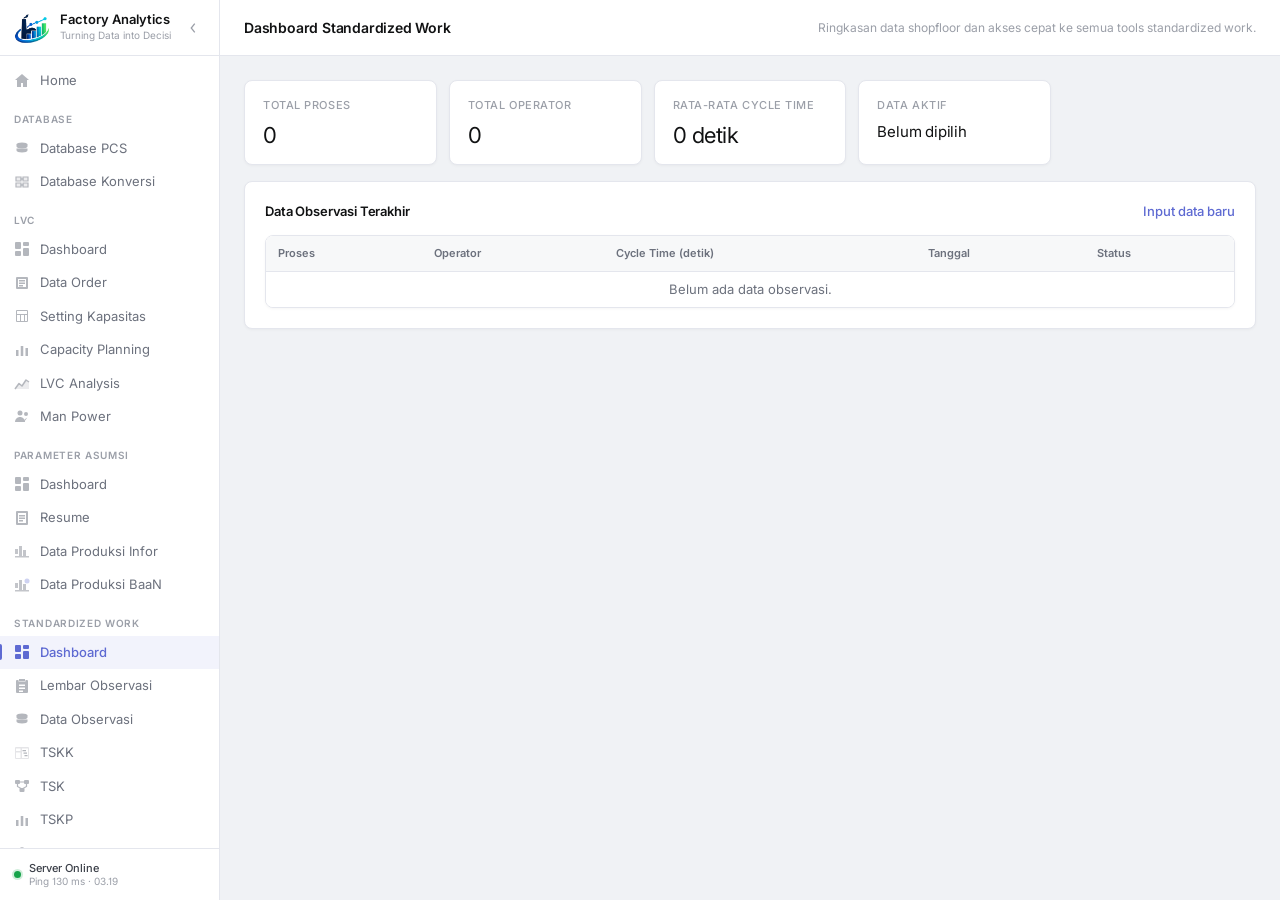
<file: standardized-work.html>
<!DOCTYPE html>
<html lang="id">
<head>
  <meta charset="UTF-8">
  <meta name="viewport" content="width=device-width, initial-scale=1.0">
  <title>Standardized Work — Factory Analytics Hub</title>
  <link rel="stylesheet" href="style.css">
  <link rel="stylesheet" href="sw/sw.css">
</head>
<!-- Modul Standardized Work: satu halaman, view per hash (#observasi, #tskk, ...) dari <template id="tpl-...">.
     Sidebar dari shared-components.js (FAH); data disimpan terpisah via api/sw-state.php. -->
<body class="sw-portal" data-page="home" data-bpms-sync="off">
  <div class="app-layout">
    <div id="sidebarMount"></div>

    <div class="main-content">
      <div class="topbar">
        <button type="button" class="hamburger-btn" id="hamburgerBtn" aria-label="Buka menu">
          <svg width="16" height="16" viewBox="0 0 16 16" fill="currentColor"><path d="M1 3h14v1.5H1V3zm0 4.5h14V9H1V7.5zm0 4.5h14v1.5H1V12z"/></svg>
        </button>
        <span class="topbar-title" id="topbarTitle">Dashboard</span>
        <span class="topbar-sub" id="topbarSub"></span>
        <div class="topbar-actions" id="topbarActions"></div>
      </div>
      <main class="page-body" id="appView"></main>
    </div>
  </div>

  <!-- ══════════════════ VIEW: Dashboard ══════════════════ -->
  <template id="tpl-home">
    <header class="page-header">
      <h2>Dashboard Standardized Work</h2>
      <p>Ringkasan data shopfloor dan akses cepat ke semua tools standardized work.</p>
    </header>


    <section class="card-grid">
      <article class="card stat-card">
        <h3>Total Proses</h3>
        <p id="homeProcessCount" class="stat-value">0</p>
      </article>
      <article class="card stat-card">
        <h3>Total Operator</h3>
        <p id="homeOperatorCount" class="stat-value">0</p>
      </article>
      <article class="card stat-card">
        <h3>Rata-rata Cycle Time</h3>
        <p id="homeAvgCycle" class="stat-value">0 detik</p>
      </article>
      <article class="card stat-card">
        <h3>Data Aktif</h3>
        <p id="homeActiveData" class="stat-value">Belum dipilih</p>
      </article>
    </section>

    <section class="card">
      <div class="card-header">
        <h3>Data Observasi Terakhir</h3>
        <a class="text-link" href="#observasi">Input data baru</a>
      </div>
      <div class="table-wrapper">
        <table>
          <thead>
            <tr>
              <th>Proses</th>
              <th>Operator</th>
              <th>Cycle Time (detik)</th>
              <th>Tanggal</th>
              <th>Status</th>
            </tr>
          </thead>
          <tbody id="homeLatestBody">
            <tr>
              <td colspan="5" class="placeholder">Belum ada data observasi.</td>
            </tr>
          </tbody>
        </table>
      </div>
    </section>
  </template>

  <!-- ══════════════════ VIEW: Lembar Observasi ══════════════════ -->
  <template id="tpl-observasi">
    <header class="page-header">
      <h2>Lembar Observasi</h2>
      <p>Masukkan data elemen kerja dan waktu sample. Data tersimpan otomatis.</p>
    </header>


    <section class="card hidden" id="lineImportSection">
      <div class="card-header">
        <div>
          <h3 id="lineImportTitle">Pratinjau Import Form 1 Line</h3>
          <p class="helper-text">Periksa daftar proses di bawah. Hilangkan centang untuk proses yang tidak ingin disimpan.</p>
        </div>
      </div>
      <div id="lineImportSummary" class="obs-revision-summary line-import-summary"></div>
      <p id="lineImportWarn" class="line-import-warn hidden"></p>
      <div class="table-wrapper">
        <table>
          <thead>
            <tr>
              <th class="line-import-check"><input type="checkbox" id="lineImportAll" checked aria-label="Pilih semua proses"></th>
              <th>No</th>
              <th>Proses</th>
              <th>Operator</th>
              <th>Jumlah Elemen</th>
              <th>Total CT (sec/batt)</th>
              <th>Status Simpan</th>
            </tr>
          </thead>
          <tbody id="lineImportBody"></tbody>
        </table>
      </div>
      <label id="lineImportNoteWrap" class="line-import-note hidden">
        Catatan revisi (untuk proses yang sudah ada)
        <input id="lineImportNote" type="text" maxlength="160">
      </label>
      <div class="obs-action-group line-import-actions">
        <button type="button" id="lineImportSaveBtn" class="btn primary">Simpan</button>
        <button type="button" id="lineImportCancelBtn" class="btn ghost">Batal</button>
      </div>
    </section>

    <section class="card">
      <div class="card-header">
        <h3>Input Observasi Baru</h3>
        <div class="obs-action-group">
          <button type="button" id="downloadObservasiFormBtn" class="btn ghost">Form Excel 1 Proses</button>
          <button type="button" id="downloadObservasiLineFormBtn" class="btn ghost">Form Excel 1 Line</button>
          <label class="btn file-btn" for="importObservasiInput">
            Import Excel
            <input id="importObservasiInput" type="file" accept=".xlsx,application/vnd.openxmlformats-officedocument.spreadsheetml.sheet">
          </label>
        </div>
      </div>
      <div class="obs-sheet-wrapper">
        <table class="obs-sheet-table">
          <tbody>
            <tr>
              <td class="obs-logo-cell" rowspan="4">
                <img src="sw/CBI_Logo_large1.png" alt="Logo CBI" class="obs-logo-image">
                <div class="obs-logo-name">PT. Century Batteries Indonesia</div>
              </td>

              <td class="obs-title-cell" colspan="2" rowspan="3">LEMBAR OBSERVASI</td>

              <td class="obs-field-label">LINE</td>
              <td class="obs-field-input">
                <input id="lineName" type="text" placeholder="Contoh: Line 1">
              </td>

              <td class="obs-field-label">TANGGAL</td>
              <td class="obs-field-input">
                <input id="obsTanggal" type="date">
              </td>
            </tr>

            <tr>
              <td class="obs-field-label">PROSES</td>
              <td class="obs-field-input">
                <input id="processName" type="text" placeholder="Contoh: Assembly A">
              </td>

              <td class="obs-field-label">SHIFT / JAM</td>
              <td class="obs-field-input">
                <input id="shiftJam" type="text" placeholder="Contoh: Shift 1 / 07:00-15:00">
              </td>
            </tr>

            <tr>
              <td class="obs-field-label">TIPE PRODUK</td>
              <td class="obs-field-input">
                <input id="productType" type="text" placeholder="Contoh: NS40Z">
              </td>

              <td class="obs-field-label">NAMA OBSERVER</td>
              <td class="obs-field-input">
                <input id="observerName" type="text" placeholder="Contoh: Andi">
              </td>
            </tr>

            <tr>
              <td class="obs-field-label">NO FORM</td>
              <td class="obs-fixed-cell">
                <span id="noFormValue" class="obs-fixed-value">Form-ISD-ISD-001</span>
              </td>

              <td class="obs-field-label">TAKT TIME</td>
              <td class="obs-field-input">
                <input id="taktTimeInput" type="number" min="0" step="0.01" placeholder="Detik">
              </td>

              <td class="obs-field-label">NAMA OPERATOR</td>
              <td class="obs-field-input">
                <input id="operatorName" type="text" placeholder="Contoh: Budi">
              </td>
            </tr>
          </tbody>
        </table>
      </div>

      <div class="table-toolbar">
        <button id="addObservasiRowBtn" class="btn">Tambah Elemen</button>
        <button id="clearObservasiDraftBtn" class="btn ghost">Bersihkan Draft</button>
      </div>

      <div class="table-wrapper obs-entry-table-wrap">
        <table class="obs-detail-table">
          <thead>
            <tr>
              <th rowspan="2" class="obs-col-no">NO</th>
              <th rowspan="2" class="obs-col-elemen">Elemen Kerja</th>
              <th rowspan="2" class="obs-col-kategori obs-divider-right">Kategori</th>
              <th colspan="10" class="obs-col-sample-group obs-divider-right">Sample</th>
              <th rowspan="2" class="obs-col-stat">Modus <span class="modus-info">ⓘ</span></th>
              <th rowspan="2" class="obs-col-stat">Min</th>
              <th rowspan="2" class="obs-col-stat obs-divider-right">Max</th>
              <th colspan="2" class="obs-col-qty-group obs-divider-right">Qty</th>
              <th rowspan="2" class="obs-col-ct obs-divider-right">CT<br>(sec/batt)</th>
              <th rowspan="2" class="obs-col-note">NOTE</th>
            </tr>
            <tr>
              <th class="obs-col-sample">1</th>
              <th class="obs-col-sample">2</th>
              <th class="obs-col-sample">3</th>
              <th class="obs-col-sample">4</th>
              <th class="obs-col-sample">5</th>
              <th class="obs-col-sample">6</th>
              <th class="obs-col-sample">7</th>
              <th class="obs-col-sample">8</th>
              <th class="obs-col-sample">9</th>
              <th class="obs-col-sample obs-divider-right">10</th>
              <th class="obs-col-qty">Qty</th>
              <th class="obs-col-unit obs-divider-right">Unit</th>
            </tr>
          </thead>
          <tbody id="observasiRows"></tbody>
          <tfoot>
            <tr id="observasiTotalRow"></tr>
          </tfoot>
        </table>
      </div>

      <div class="summary-block">
        <p>Total Elemen: <strong id="observasiTotalElemen">0</strong></p>
        <p>Total CT: <strong id="observasiTotalCycle">0</strong> sec/batt</p>
      </div>

      <button id="saveObservasiBtn" class="btn primary">Simpan Observasi</button>
    </section>
  </template>

  <!-- ══════════════════ VIEW: Data Observasi ══════════════════ -->
  <template id="tpl-data-observasi">
    <header class="page-header do-page-header">
      <div>
        <h2>Data Observasi</h2>
        <p>Pilih Line → Type Produk → Proses untuk membuka lembar observasi, lalu print, export, atau buat revisi.</p>
      </div>
      <div class="obs-action-group" style="flex-shrink:0;">
        <button id="dataExportBtn" class="btn">Export Data</button>
        <label class="btn file-btn" for="dataImportInput">
          Import Data
          <input id="dataImportInput" type="file" accept=".xlsx,application/vnd.openxmlformats-officedocument.spreadsheetml.sheet">
        </label>
      </div>
    </header>


    <nav id="doBreadcrumb" class="do-breadcrumb no-print" aria-label="Navigasi Data Observasi"></nav>

    <!-- Daftar bertingkat: Line → Type Produk → Proses (isi tabel diganti per tingkat) -->
    <section class="card" id="doBrowseSection">
      <div class="card-header">
        <div>
          <h3 id="doBrowseTitle">Data Observasi Tersimpan</h3>
          <p id="doBrowseHint" class="helper-text do-browse-hint"></p>
        </div>
        <div class="obs-action-group">
          <button type="button" id="doBackBtn" class="btn ghost hidden">&larr; Kembali</button>
          <a href="#observasi" class="btn ghost">Input Observasi Baru</a>
          <button id="generateDummyObservasiBtn" class="btn do-top-only">Generate Dummy 7 Line</button>
          <button id="clearAllDataBtn" class="btn danger do-top-only">Hapus Semua Data</button>
        </div>
      </div>
      <div class="table-wrapper">
        <table class="do-browse-table">
          <thead id="doBrowseHead"></thead>
          <tbody id="doBrowseBody"></tbody>
        </table>
      </div>
    </section>

    <section class="card hidden" id="savedDetailSection">
      <div class="card-header">
        <h3 id="savedDetailTitle">Detail Observasi</h3>
        <div class="obs-action-group no-print">
          <button type="button" id="detailBackBtn" class="btn ghost">&larr; Kembali</button>
          <button id="detailCreateRevisionBtn" class="btn primary">Buat Revisi</button>
          <button id="detailPrintBtn" class="btn">Print (A4 / PDF)</button>
          <button id="detailExportXlsxBtn" class="btn">Export Excel (.xlsx)</button>
        </div>
      </div>

      <div class="obs-revision-summary">
        <div class="obs-revision-summary-item">
          <span>Revisi</span>
          <strong id="detailRevisionLabel">-</strong>
        </div>
        <div class="obs-revision-summary-item">
          <span>Status</span>
          <strong id="detailRevisionStatus">-</strong>
        </div>
        <div class="obs-revision-summary-item obs-revision-summary-note">
          <span>Catatan Revisi</span>
          <strong id="detailRevisionNote">-</strong>
        </div>
      </div>

      <div id="observasiDetailPrintArea" class="obs-print-area">
        <div class="obs-sheet-wrapper obs-sheet-readonly">
          <table class="obs-sheet-table">
            <tbody>
              <tr>
                <td class="obs-logo-cell" rowspan="4">
                  <img src="sw/CBI_Logo_large1.png" alt="Logo CBI" class="obs-logo-image">
                  <div class="obs-logo-name">PT. Century Batteries Indonesia</div>
                </td>

                <td class="obs-title-cell" colspan="2" rowspan="3">LEMBAR OBSERVASI</td>

                <td class="obs-field-label">LINE</td>
                <td class="obs-field-input">
                  <span id="detailLine" class="obs-field-static">-</span>
                </td>

                <td class="obs-field-label">TANGGAL</td>
                <td class="obs-field-input">
                  <span id="detailTanggal" class="obs-field-static">-</span>
                </td>
              </tr>

              <tr>
                <td class="obs-field-label">PROSES</td>
                <td class="obs-field-input">
                  <span id="detailProses" class="obs-field-static">-</span>
                </td>

                <td class="obs-field-label">SHIFT / JAM</td>
                <td class="obs-field-input">
                  <span id="detailShift" class="obs-field-static">-</span>
                </td>
              </tr>

              <tr>
                <td class="obs-field-label">TIPE PRODUK</td>
                <td class="obs-field-input">
                  <span id="detailProduct" class="obs-field-static">-</span>
                </td>

                <td class="obs-field-label">NAMA OBSERVER</td>
                <td class="obs-field-input">
                  <span id="detailObserver" class="obs-field-static">-</span>
                </td>
              </tr>

              <tr>
                <td class="obs-field-label">NO FORM</td>
                <td class="obs-fixed-cell">
                  <span id="detailNoForm" class="obs-fixed-value">Form-ISD-ISD-001</span>
                </td>

                <td class="obs-field-label">TAKT TIME</td>
                <td class="obs-field-input">
                  <span id="detailTakt" class="obs-field-static">-</span>
                </td>

                <td class="obs-field-label">NAMA OPERATOR</td>
                <td class="obs-field-input">
                  <span id="detailOperator" class="obs-field-static">-</span>
                </td>
              </tr>
            </tbody>
          </table>
        </div>

        <div class="table-wrapper obs-print-table-wrap">
          <table class="obs-detail-table">
            <thead>
              <tr>
                <th rowspan="2" class="obs-col-no">NO</th>
                <th rowspan="2" class="obs-col-elemen">Elemen Kerja</th>
                <th rowspan="2" class="obs-col-kategori obs-divider-right">Kategori</th>
                <th colspan="10" class="obs-col-sample-group obs-divider-right">Sample</th>
                <th rowspan="2" class="obs-col-stat">Modus <span class="modus-info">ⓘ</span></th>
                <th rowspan="2" class="obs-col-stat">Min</th>
                <th rowspan="2" class="obs-col-stat obs-divider-right">Max</th>
                <th colspan="2" class="obs-col-qty-group obs-divider-right">Qty</th>
                <th rowspan="2" class="obs-col-ct obs-divider-right">CT<br>(sec/batt)</th>
                <th rowspan="2" class="obs-col-note">NOTE</th>
              </tr>
              <tr>
                <th class="obs-col-sample">1</th>
                <th class="obs-col-sample">2</th>
                <th class="obs-col-sample">3</th>
                <th class="obs-col-sample">4</th>
                <th class="obs-col-sample">5</th>
                <th class="obs-col-sample">6</th>
                <th class="obs-col-sample">7</th>
                <th class="obs-col-sample">8</th>
                <th class="obs-col-sample">9</th>
                <th class="obs-col-sample obs-divider-right">10</th>
                <th class="obs-col-qty">Qty</th>
                <th class="obs-col-unit obs-divider-right">Unit</th>
              </tr>
            </thead>
            <tbody id="savedDetailRows">
              <tr>
                <td colspan="20" class="placeholder">Pilih tombol Detail pada data tersimpan.</td>
              </tr>
            </tbody>
            <tfoot>
              <tr id="savedDetailTotalRow"></tr>
            </tfoot>
          </table>
        </div>
      </div>

      <div class="obs-revision-history">
        <h4>Riwayat Revisi</h4>
        <div class="table-wrapper">
          <table>
            <thead>
              <tr>
                <th>Revisi</th>
                <th>Tanggal / Jam</th>
                <th>Status</th>
                <th>Observer</th>
                <th>Catatan Revisi</th>
                <th>Aksi</th>
              </tr>
            </thead>
            <tbody id="revisionHistoryBody">
              <tr>
                <td colspan="6" class="placeholder">Pilih detail observasi untuk melihat riwayat revisi.</td>
              </tr>
            </tbody>
          </table>
        </div>
      </div>
    </section>
  </template>

  <!-- ══════════════════ VIEW: TSKK ══════════════════ -->
  <template id="tpl-tskk">
    <header class="page-header">
      <h2>Tabel Standar Kerja Kombinasi (TSKK)</h2>
    </header>


    <!-- Controls -->
    <div class="tskk-controls card" style="padding:12px 16px;">
      <label>
        Line
        <select id="tskkLineSelect"></select>
      </label>
      <label>
        Type Produk
        <select id="tskkProductSelect"></select>
      </label>
      <label>
        Proses
        <select id="tskkObsSelect"></select>
      </label>
      <button id="tskkGenerateBtn" class="btn primary">Generate TSKK</button>
      <button id="tskkPrintBtn" class="btn">Print</button>
      <button id="tskkExportBtn" class="btn">Export Excel (.xlsx)</button>
    </div>

    <!-- ══ TSKK Printable Form ══ -->
    <div id="tskkForm" class="tskk-form">

      <!-- Header — 11 kolom: Logo|TitleL|TitleR|LblKanan|CTsym|CTval|TargetLbl|TargetVal|Diketh|Diper|Dibuat -->
      <table class="tskk-hdr">
        <tbody>
          <!-- Row 1 -->
          <tr>
            <td rowspan="6" class="hdr-logo">
              <img src="sw/CBI_Logo_large1.png" alt="Logo CBI" class="tskk-logo-img">
              <div class="tskk-logo-name">PT. Century Batteries Indonesia</div>
            </td>
            <td colspan="2" rowspan="3" class="hdr-title">TABEL STANDAR KERJA KOMBINASI</td>
            <td class="hdr-lbl">Line</td>
            <td colspan="2" id="tskkHdrLine">-</td>
            <td class="hdr-lbl-sm">Target Produksi Per Shift</td>
            <td id="tskkHdrTarget" style="font-weight:700; text-align:center;">-</td>
            <td rowspan="6" class="hdr-approval">Diketahui</td>
            <td rowspan="6" class="hdr-approval">Diperiksa</td>
            <td rowspan="6" class="hdr-approval">Dibuat</td>
          </tr>
          <!-- Row 2 -->
          <tr>
            <td class="hdr-lbl">Proses</td>
            <td colspan="2" id="tskkHdrProsesSmall">-</td>
            <td colspan="2" rowspan="2" class="hdr-proses-big" id="tskkHdrProses">-</td>
          </tr>
          <!-- Row 3 -->
          <tr>
            <td class="hdr-lbl">Model/Tipe</td>
            <td colspan="2" id="tskkHdrModel">-</td>
          </tr>
          <!-- Row 4 -->
          <tr>
            <td class="hdr-lbl">No Document</td>
            <td>Form-ISD-ISD-002</td>
            <td class="hdr-lbl">Cycle Time</td>
            <td class="hdr-ct-sym"></td>
            <td id="tskkHdrCt" style="font-weight:700; text-align:center;">-</td>
            <td colspan="2" rowspan="2"></td>
          </tr>
          <!-- Row 5 -->
          <tr>
            <td class="hdr-lbl">Revisi</td>
            <td style="text-align:center;">0</td>
            <td class="hdr-lbl">Takt Time</td>
            <td class="hdr-tt-sym"></td>
            <td id="tskkHdrTt" style="font-weight:700; text-align:center;">-</td>
          </tr>
          <!-- Row 6 — Tanggal + Legend -->
          <tr>
            <td class="hdr-lbl">Tanggal</td>
            <td id="tskkHdrTanggal" style="text-align:center;">-</td>
            <td colspan="2" class="hdr-legend">
              <span class="hleg-label">Manual :</span><span class="hleg-manual"></span>
            </td>
            <td colspan="2" class="hdr-legend">
              <span class="hleg-label">Auto :</span><span class="hleg-auto"></span>
            </td>
            <td class="hdr-legend">
              <span class="hleg-label">Walking :</span><span class="hleg-walk"></span>
            </td>
          </tr>
        </tbody>
      </table>

      <!-- Main table + timing chart -->
      <div class="tskk-body-wrap">
        <table class="tskk-data-table" id="tskkDataTable">
          <colgroup>
            <col class="col-no">
            <col class="col-uraian">
            <col class="col-waktu">
            <col class="col-waktu">
            <col class="col-waktu">
          </colgroup>
          <thead>
            <tr>
              <th rowspan="2">No</th>
              <th rowspan="2">Uraian Pekerjaan</th>
              <th colspan="3">Waktu</th>
            </tr>
            <tr>
              <th>Manual</th>
              <th>Auto</th>
              <th>Walking</th>
            </tr>
          </thead>
          <tbody id="tskkRows">
            <!-- 20 rows rendered by JS -->
          </tbody>
          <tfoot>
            <tr>
              <td colspan="2">Total</td>
              <td id="tskkTotalManual">0</td>
              <td id="tskkTotalAuto">0</td>
              <td id="tskkTotalWalking">0</td>
            </tr>
          </tfoot>
        </table>

        <div class="tskk-chart-wrap" id="tskkChartWrap">
          <canvas id="tskkChartCanvas"></canvas>
        </div>
      </div>

    </div><!-- /tskk-form -->
  </template>

  <!-- ══════════════════ VIEW: TSK ══════════════════ -->
  <template id="tpl-tsk">
    <header class="page-header">
      <h2>Tabel Standar Kerja (TSK)</h2>
      <p>Satu lembar per proses: layout area kerja, urutan pekerjaan, dan waktu tiap pekerjaan (Form-ISD-ISD-003).</p>
    </header>

    <section class="card tsk-controls no-print">
      <div class="form-inline">
        <label>
          Line
          <select id="tskLineSelect"></select>
        </label>
        <label>
          Type Produk
          <select id="tskProductSelect"></select>
        </label>
        <label>
          Proses
          <select id="tskProcessSelect"></select>
        </label>
        <button type="button" id="tskPrintBtn" class="btn">Print</button>
      </div>
      <div class="tsk-tools">
        <span class="tsk-tools-label">Layout</span>
        <button type="button" class="btn ghost" data-tsk-add="box">+ Mesin / Area</button>
        <button type="button" class="btn ghost" data-tsk-add="qc">+ Quality Check</button>
        <button type="button" class="btn ghost" data-tsk-add="safety">+ Safety</button>
        <button type="button" class="btn ghost" data-tsk-add="wip">+ WIP</button>
        <button type="button" id="tskDeleteBtn" class="btn danger" disabled>Hapus yang dipilih</button>
        <button type="button" id="tskResetBtn" class="btn ghost">Atur Ulang Layout</button>
      </div>
      <p class="helper-text">Lingkaran bernomor = nomor pekerjaan di tabel (pekerjaan jalan digambar sebagai panah). Geser kotak mesin, lingkaran, simbol, dan operator untuk mengatur layout. Klik dua kali kotak untuk mengganti nama, tarik sudut kanan-bawah kotak terpilih untuk mengubah ukuran. Perubahan tersimpan otomatis.</p>
    </section>

    <!-- ══ Form TSK (Form-ISD-ISD-003) ══ -->
    <div id="tskForm" class="tsk-form">
      <!-- Definisi simbol bersama: dipakai layout & footer -->
      <svg class="tsk-defs" width="0" height="0" aria-hidden="true" focusable="false">
        <defs>
          <pattern id="tskHatch" width="6" height="6" patternUnits="userSpaceOnUse" patternTransform="rotate(45)">
            <rect width="6" height="6" fill="#fff"/>
            <line x1="0" y1="0" x2="0" y2="6" stroke="#111" stroke-width="1.6"/>
          </pattern>
          <pattern id="tskGrid" width="30" height="30" patternUnits="userSpaceOnUse">
            <path d="M30 0H0V30" fill="none" stroke="#b9bec6" stroke-width="0.8" stroke-dasharray="2 2"/>
          </pattern>
          <marker id="tskArrow" markerWidth="10" markerHeight="10" refX="8" refY="5" orient="auto" markerUnits="strokeWidth">
            <path d="M0,1 L9,5 L0,9 z" fill="#111"/>
          </marker>
          <symbol id="tsk-sym-qc" viewBox="-50 -50 100 100">
            <path d="M0,-46 L46,0 L0,46 L-46,0 Z" fill="#fff" stroke="#111" stroke-width="3"/>
          </symbol>
          <symbol id="tsk-sym-safety" viewBox="-50 -50 100 100">
            <path d="M-14,-46 H14 V-34 H22 V-22 H34 V-14 H46 V14 H34 V22 H22 V34 H14 V46 H-14 V34 H-22 V22 H-34 V14 H-46 V-14 H-34 V-22 H-22 V-34 H-14 Z" fill="url(#tskHatch)" stroke="#111" stroke-width="3"/>
          </symbol>
          <symbol id="tsk-sym-wip" viewBox="-50 -50 100 100">
            <circle r="45" fill="url(#tskHatch)" stroke="#111" stroke-width="3"/>
          </symbol>
        </defs>
      </svg>

      <!-- Header: Logo | Judul + Document No + Revisi | Nama Proses | Persetujuan -->
      <table class="tsk-hdr">
        <colgroup>
          <col style="width:10%"><col style="width:12%"><col style="width:28%"><col style="width:26%">
          <col style="width:8%"><col style="width:8%"><col style="width:8%">
        </colgroup>
        <tbody>
          <tr>
            <td rowspan="4" class="tsk-hdr-logo">
              <img src="sw/CBI_Logo_large1.png" alt="Logo CBI" class="tsk-logo-img">
              <div class="tsk-logo-name">PT. Century Batteries Indonesia</div>
            </td>
            <td colspan="2" rowspan="2" class="tsk-hdr-title">TABEL STANDAR KERJA</td>
            <td rowspan="4" class="tsk-hdr-nama">
              <span class="tsk-hdr-nama-lbl">NAMA PROSES :</span>
              <span id="tskHdrNama" class="tsk-hdr-nama-val">-</span>
            </td>
            <td class="tsk-hdr-appr">DISETUJUI</td>
            <td class="tsk-hdr-appr">DIPERIKSA</td>
            <td class="tsk-hdr-appr">DIBUAT</td>
          </tr>
          <tr>
            <td rowspan="2" class="tsk-hdr-sign"></td>
            <td rowspan="2" class="tsk-hdr-sign"></td>
            <td rowspan="2" class="tsk-hdr-sign"></td>
          </tr>
          <tr>
            <td class="tsk-hdr-lbl">DOCUMENT NO</td>
            <td class="tsk-hdr-val">Form-ISD-ISD-003</td>
          </tr>
          <tr>
            <td class="tsk-hdr-lbl">REVISI</td>
            <td class="tsk-hdr-val"><input id="tskRevisi" class="tsk-input" type="text" maxlength="10" aria-label="Revisi"></td>
            <td class="tsk-hdr-date"></td>
            <td class="tsk-hdr-date"></td>
            <td class="tsk-hdr-date"></td>
          </tr>
        </tbody>
      </table>

      <!-- Body: layout (kiri) + tabel pekerjaan (kanan) -->
      <div class="tsk-body">
        <div class="tsk-layout" id="tskLayout">
          <div class="tsk-fromto">
            <label class="tsk-fromto-box"><span>DARI</span><span>:</span><input id="tskDari" class="tsk-input" type="text" maxlength="80"></label>
            <label class="tsk-fromto-box"><span>KE</span><span>:</span><input id="tskKe" class="tsk-input" type="text" maxlength="80"></label>
          </div>
          <svg id="tskLayoutSvg" class="tsk-layout-svg" viewBox="0 0 930 600" role="img" aria-label="Layout area kerja"></svg>
        </div>

        <table class="tsk-data">
          <colgroup><col class="tsk-col-no"><col><col class="tsk-col-w"><col class="tsk-col-w"><col class="tsk-col-w"></colgroup>
          <thead>
            <tr>
              <th rowspan="2">NO</th>
              <th rowspan="2">PEKERJAAN</th>
              <th colspan="3">WAKTU</th>
            </tr>
            <tr>
              <th class="tsk-th-sm">MAN</th>
              <th class="tsk-th-sm">AUTO</th>
              <th class="tsk-th-sm">JALAN</th>
            </tr>
          </thead>
          <tbody id="tskRows"></tbody>
          <tfoot>
            <tr>
              <td colspan="2" class="tsk-total-lbl">TOTAL</td>
              <td id="tskTotalMan"></td>
              <td id="tskTotalAuto"></td>
              <td id="tskTotalJalan"></td>
            </tr>
          </tfoot>
        </table>
      </div>

      <!-- Footer: identitas + simbol + Takt/Cycle Time/MP -->
      <div class="tsk-foot">
        <table class="tsk-foot-info">
          <tbody>
            <tr><td class="tsk-foot-lbl">LINE</td><td id="tskFootLine">-</td></tr>
            <tr><td class="tsk-foot-lbl">PROSES</td><td id="tskFootProses">-</td></tr>
            <tr><td class="tsk-foot-lbl">TIPE</td><td id="tskFootTipe">-</td></tr>
            <tr><td class="tsk-foot-lbl">TANGGAL</td><td id="tskFootTanggal">-</td></tr>
          </tbody>
        </table>

        <table class="tsk-foot-std">
          <tbody>
            <tr>
              <td class="tsk-foot-head">QUALITY CHECK</td>
              <td class="tsk-foot-head">SAFETY</td>
              <td class="tsk-foot-head" colspan="2">WORK IN PROCESS</td>
              <td class="tsk-foot-head">TAKT TIME</td>
              <td class="tsk-foot-head">CYCLE TIME</td>
              <td class="tsk-foot-head">MP</td>
            </tr>
            <tr>
              <td rowspan="2" class="tsk-foot-sym"><svg viewBox="0 0 100 100"><use href="#tsk-sym-qc" width="100" height="100"/></svg></td>
              <td rowspan="2" class="tsk-foot-sym"><svg viewBox="0 0 100 100"><use href="#tsk-sym-safety" width="100" height="100"/></svg></td>
              <td rowspan="2" class="tsk-foot-sym"><svg viewBox="0 0 100 100"><use href="#tsk-sym-wip" width="100" height="100"/></svg></td>
              <td class="tsk-foot-wiplbl">JUMLAH WIP</td>
              <td rowspan="2" id="tskTakt" class="tsk-foot-num">-</td>
              <td rowspan="2" id="tskCycle" class="tsk-foot-num">-</td>
              <td rowspan="2" id="tskMp" class="tsk-foot-num">-</td>
            </tr>
            <tr>
              <td class="tsk-foot-wipval"><input id="tskWip" class="tsk-input" type="text" maxlength="10" aria-label="Jumlah WIP"></td>
            </tr>
          </tbody>
        </table>
      </div>

      <div class="tsk-formcode">
        <span>Revisi : 0</span>
        <span>Form-ISD-ISD-003 (Tabel Standar Kerja)</span>
      </div>
    </div>
  </template>

  <!-- ══════════════════ VIEW: TSKP ══════════════════ -->
  <template id="tpl-tskp">
    <header class="page-header">
      <h2>Tabel Standar Kapasitas Produksi (TSKP)</h2>
      <p>Satu lembar per line &amp; type produk: kapasitas tiap proses per shift dan bottleneck-nya (Form-ISD-ISD-005).</p>
    </header>

    <section class="card tskp-controls no-print">
      <div class="form-inline">
        <label>
          Line
          <select id="tskpLineSelect"></select>
        </label>
        <label>
          Type Produk
          <select id="tskpProductSelect"></select>
        </label>
        <button type="button" id="tskpPrintBtn" class="btn">Print</button>
        <button type="button" id="tskpExportBtn" class="btn ghost">Export Excel (.xlsx)</button>
      </div>
      <p id="tskpSummary" class="tskp-summary"></p>
      <p class="helper-text">Manual = waktu kerja operator (termasuk jalan), Auto = waktu mesin, Time To Complete = Manual + Auto (detik). Kapasitas/shift = waktu kerja per shift ÷ (Time To Complete + Time Taken ÷ No Changed). M/C Number, Tools, waktu kerja per shift, dan revisi diisi langsung di form dan tersimpan otomatis.</p>
    </section>

    <!-- ══ Form TSKP (Form-ISD-ISD-005) ══ -->
    <div id="tskpForm" class="tsk-form tskp-form">
      <table class="tsk-hdr tskp-hdr">
        <colgroup>
          <col style="width:9%"><col style="width:18%"><col style="width:21%"><col style="width:9%"><col style="width:15%">
          <col style="width:9.33%"><col style="width:9.33%"><col style="width:9.34%">
        </colgroup>
        <tbody>
          <tr>
            <td rowspan="4" class="tsk-hdr-logo">
              <img src="sw/CBI_Logo_large1.png" alt="Logo CBI" class="tsk-logo-img">
              <div class="tsk-logo-name">PT. Century Batteries Indonesia</div>
            </td>
            <td colspan="2" rowspan="3" class="tsk-hdr-title">TABEL STANDAR KAPASITAS PRODUKSI</td>
            <td class="tsk-hdr-lbl">LINE</td>
            <td id="tskpHdrLine" class="tskp-hdr-val"></td>
            <td class="tsk-hdr-appr">DISETUJUI</td>
            <td class="tsk-hdr-appr">DIPERIKSA</td>
            <td class="tsk-hdr-appr">DIBUAT</td>
          </tr>
          <tr>
            <td class="tsk-hdr-lbl">NAMA PRODUK</td>
            <td id="tskpHdrProduk" class="tskp-hdr-val"></td>
            <td rowspan="2" class="tsk-hdr-sign"></td>
            <td rowspan="2" class="tsk-hdr-sign"></td>
            <td rowspan="2" class="tsk-hdr-sign"></td>
          </tr>
          <tr>
            <td class="tsk-hdr-lbl">TANGGAL</td>
            <td id="tskpHdrTanggal" class="tskp-hdr-val"></td>
          </tr>
          <tr>
            <td class="tsk-hdr-lbl">NO DOKUMEN</td>
            <td class="tsk-hdr-val">Form-ISD-ISD-005</td>
            <td class="tsk-hdr-lbl">REVISI</td>
            <td class="tskp-hdr-val"><input id="tskpRevisi" class="tsk-input" type="text" maxlength="10" aria-label="Revisi"></td>
            <td class="tsk-hdr-date"></td>
            <td class="tsk-hdr-date"></td>
            <td class="tsk-hdr-date"></td>
          </tr>
        </tbody>
      </table>

      <table class="tskp-data">
        <colgroup>
          <col style="width:3%"><col style="width:24%"><col style="width:6%">
          <col style="width:6%"><col style="width:6%"><col style="width:6%">
          <col style="width:6%"><col style="width:6%"><col style="width:9%"><col style="width:28%">
        </colgroup>
        <thead>
          <tr>
            <th rowspan="2">NO</th>
            <th rowspan="2">OPERATION</th>
            <th rowspan="2">M/C<br>NUMBER</th>
            <th colspan="3">BASIC TIME</th>
            <th colspan="2">TOOLS</th>
            <th rowspan="2" class="tskp-th-cap">PROCESSING<br>CAPACITY/SHIFT<br>(<input id="tskpShiftMin" class="tsk-input tskp-shift-input" type="number" min="1" step="1" aria-label="Waktu kerja per shift (menit)"> mnt)</th>
            <th rowspan="2" class="tskp-chart-head">
              <div class="tskp-legend">
                <span><i class="tskp-key-man"></i>= Manual</span>
                <span><i class="tskp-key-auto"></i>= Auto</span>
                <span id="tskpLegendTakt" hidden><i class="tskp-key-takt"></i>= Takt Time</span>
              </div>
              <div id="tskpAxis" class="tskp-axis"></div>
            </th>
          </tr>
          <tr>
            <th>Manual</th>
            <th>Auto</th>
            <th class="tskp-th-sm">Time To<br>Complete</th>
            <th class="tskp-th-sm">NO<br>CHANGED</th>
            <th class="tskp-th-sm">TIME TAKEN</th>
          </tr>
        </thead>
        <tbody id="tskpRows"></tbody>
        <tfoot>
          <tr>
            <td colspan="2"></td>
            <td class="tskp-total-lbl">TOTAL</td>
            <td id="tskpTotalManual" class="tskp-total-val"></td>
            <td colspan="6"></td>
          </tr>
        </tfoot>
      </table>

      <div class="tsk-formcode tskp-formcode">
        <span>Revisi : 0</span>
        <span><em>Form-ISD-ISD-005 (Tabel Standar Kapasitas Produksi)</em></span>
      </div>
    </div>
  </template>

  <!-- ══════════════════ VIEW: Yamazumi ══════════════════ -->
  <template id="tpl-yamazumi">
    <header class="page-header">
      <h2>Yamazumi Chart</h2>
      <p>Bandingkan beban kerja antar operator atau proses dengan garis takt time.</p>
    </header>


    <section class="card no-print">
      <div class="form-inline">
        <label>
          Mode
          <select id="yamazumiModeSelect">
            <option value="all">All</option>
            <option value="manpower">Man Power</option>
            <option value="machine">Machine</option>
          </select>
        </label>

        <label>
          Line
          <select id="yamazumiLineSelect"></select>
        </label>

        <label>
          Type Produk
          <select id="yamazumiProductSelect"></select>
        </label>

        <button id="refreshYamazumiBtn" class="btn primary">Refresh Chart</button>
        <button id="exportYamazumiXlsxBtn" class="btn">Export Excel (.xlsx)</button>
        <button id="downloadYamazumiPdfBtn" class="btn">Download PDF</button>
        <button id="editYamazumiBtn" class="btn ghost">Edit Yamazumi (Line Balancing)</button>
      </div>
    </section>

    <div id="yamazumiPrintArea" class="yamazumi-print-area">
      <section class="card">
        <div class="yamazumi-meta">
          <div class="yamazumi-meta-item">
            <span class="yamazumi-meta-label">Line</span>
            <strong id="yamazumiMetaLine">-</strong>
          </div>
          <div class="yamazumi-meta-item">
            <span class="yamazumi-meta-label">Mode</span>
            <strong id="yamazumiMetaMode">-</strong>
          </div>
          <div class="yamazumi-meta-item">
            <span class="yamazumi-meta-label">Type Produk</span>
            <strong id="yamazumiMetaProduct">-</strong>
          </div>
          <div class="yamazumi-meta-item">
            <span class="yamazumi-meta-label">Takt Time</span>
            <strong id="yamazumiMetaTakt">-</strong>
          </div>
          <div class="yamazumi-meta-item">
            <span class="yamazumi-meta-label">Cycle Time</span>
            <strong id="yamazumiMetaCycle">-</strong>
          </div>
          <div class="yamazumi-meta-item">
            <span class="yamazumi-meta-label">Jumlah Proses</span>
            <strong id="yamazumiMetaCount">0</strong>
          </div>
        </div>
      </section>

      <section class="card" id="yamazumiManpowerSection">
        <h3>Yamazumi Man Power</h3>
        <canvas id="yamazumiManpowerChart" class="chart-canvas" height="380"></canvas>
      </section>

      <section class="card" id="yamazumiMachineSection">
        <h3>Yamazumi Mesin / Proses</h3>
        <canvas id="yamazumiMachineChart" class="chart-canvas" height="380"></canvas>
      </section>

      <section class="card" id="yamazumiDetailSection">
        <div class="card-header yamazumi-detail-header">
          <h3>Detail Beban Kerja</h3>
          <button type="button" id="yamazumiDetailToggle" class="btn ghost no-print" aria-expanded="true" aria-controls="yamazumiDetailBody">Sembunyikan</button>
        </div>
        <div class="table-wrapper" id="yamazumiDetailBody">
          <table>
            <thead>
              <tr>
                <th>Proses</th>
                <th>Jenis</th>
                <th>Beban Kerja (detik)</th>
                <th>Status terhadap Takt</th>
              </tr>
            </thead>
            <tbody id="yamazumiBody">
              <tr>
                <td colspan="4" class="placeholder">Belum ada data observasi.</td>
              </tr>
            </tbody>
          </table>
        </div>
      </section>
    </div>
  </template>

  <!-- ══════════════════ VIEW: Edit Yamazumi (Line Balancing) ══════════════════ -->
  <template id="tpl-yamazumi-edit">
    <header class="page-header yze-page-header">
      <div>
        <h2>Edit Yamazumi — Line Balancing</h2>
        <p>Seret elemen kerja ke man power atau proses lain untuk simulasi balancing. Data observasi asli tidak ikut berubah.</p>
      </div>
      <div class="obs-action-group">
        <a href="#yamazumi" class="btn ghost">Kembali ke Yamazumi</a>
        <button id="yzeExportBtn" class="btn">Export Excel (.xlsx)</button>
        <button id="yzeResetBtn" class="btn">Reset dari Observasi</button>
      </div>
    </header>


    <section class="card yze-toolbar">
      <label>
        Line
        <select id="yzeLineSelect"></select>
      </label>
      <label>
        Type Produk
        <select id="yzeProductSelect"></select>
      </label>
      <label>
        Takt Time (detik)
        <input id="yzeTaktInput" type="number" min="0.1" step="0.1">
      </label>
      <label>
        Garis Cycle Time
        <select id="yzeCtLineSelect">
          <option value="bottleneck">Bottleneck</option>
          <option value="average">Rata-rata</option>
          <option value="off">Sembunyikan</option>
        </select>
      </label>
      <div class="yze-tabs" role="group" aria-label="Pilih chart">
        <button type="button" class="yze-tab" data-board="manpower">Man Power</button>
        <button type="button" class="yze-tab" data-board="machine">Mesin / Proses</button>
      </div>
      <span id="yzeSaveStatus" class="yze-save-status"></span>
    </section>

    <div id="yzeKpis" class="yze-kpis"></div>

    <div class="yze-layout">
      <section class="card yze-stage">
        <div class="yze-stage-head">
          <h3 id="yzeBoardTitle">Beban kerja per Man Power</h3>
          <span class="helper-text">Seret blok ke kolom lain (atau ke atas/bawah blok lain) untuk memindahkan elemen kerja. Klik blok untuk mengubah isinya.</span>
        </div>
        <div class="yze-chart" id="yzeChart">
          <div class="yze-axis">
            <div class="yze-ruler" id="yzeRuler"></div>
            <div class="yze-axis-unit">detik</div>
          </div>
          <div class="yze-plot-wrap">
            <div class="yze-canvas" id="yzeCanvas">
              <div class="yze-overlay" id="yzeOverlay"></div>
              <div class="yze-cols" id="yzeCols"></div>
            </div>
          </div>
        </div>
        <p id="yzeEmpty" class="placeholder hidden"></p>
      </section>

      <aside class="yze-side">
        <section class="card">
          <h3 id="yzeFormTitle">Tambah elemen kerja</h3>
          <form id="yzeForm" class="yze-form" novalidate>
            <label>
              Kolom (Man Power / Proses)
              <select id="yzeFormColumn"></select>
            </label>
            <label>
              Nama elemen kerja
              <input id="yzeFormName" type="text" maxlength="80" autocomplete="off">
            </label>
            <div class="yze-row2">
              <label>
                Durasi (detik)
                <input id="yzeFormDuration" type="number" min="0.01" step="0.01">
              </label>
              <label>
                Kategori
                <select id="yzeFormCategory"></select>
              </label>
            </div>
            <label>
              Catatan
              <input id="yzeFormNote" type="text" maxlength="160" autocomplete="off">
            </label>
            <p id="yzeFormOrigin" class="yze-form-origin"></p>
            <div class="yze-btn-row">
              <button type="submit" id="yzeFormSubmit" class="btn primary">Tambah elemen</button>
              <button type="button" id="yzeFormCancel" class="btn ghost hidden">Batal</button>
              <button type="button" id="yzeFormDelete" class="btn danger hidden">Hapus</button>
            </div>
          </form>
        </section>

        <section class="card">
          <div class="card-header">
            <h3 id="yzeColumnsTitle">Man Power</h3>
            <button type="button" id="yzeAddColumnBtn" class="btn ghost">Tambah</button>
          </div>
          <div id="yzeColumnList" class="yze-col-list"></div>
        </section>

        <section class="card">
          <h3>Komposisi Waktu</h3>
          <div id="yzeMix" class="yze-mix"></div>
          <div id="yzeLegend" class="yze-legend"></div>
        </section>
      </aside>
    </div>

    <div id="yzeTip" class="yze-tip" aria-hidden="true"></div>
  </template>

  <script src="shared-components.js"></script>
  <script src="sw/storage.js"></script>
  <script src="sw/chart.js"></script>
  <script src="sw/app.js"></script>
</body>
</html>
</file>
<file: style.css>
/* ================================================================
   BPMS Design System — Light Theme (Inspired by Linear)
   ================================================================ */

@import url('https://fonts.googleapis.com/css2?family=Inter:wght@300;400;500;600&display=swap');

:root {
  /* Backgrounds — light mode */
  --bg-0: #f0f2f5;   /* page/app canvas */
  --bg-1: #ffffff;   /* sidebar, topbar, cards */
  --bg-2: #f7f8f9;   /* elevated surfaces, dropdowns */
  --bg-3: #ebebef;   /* hover surfaces */

  /* Text */
  --text-1: #111213;   /* primary — near-black */
  --text-2: #3c4049;   /* secondary */
  --text-3: #6c717d;   /* muted */
  --text-4: #9b9fa8;   /* subtle */

  /* Accent */
  --accent:       #5e6ad2;
  --accent-v:     #5e6ad2;
  --accent-hover: #4f5bbf;

  /* Borders */
  --border:        rgba(0,0,0,0.08);
  --border-subtle: rgba(0,0,0,0.05);
  --border-solid:  #d4d7df;
  --border-solid2: #e4e6ed;

  /* Status */
  --green:  #16a34a;
  --orange: #c05a00;
  --red:    #dc2626;

  /* Layout */
  --sidebar-w:           220px;
  --sidebar-collapsed-w: 52px;
  --topbar-h:            56px;
  --transition:          0.18s ease;
}

*, *::before, *::after { box-sizing: border-box; margin: 0; padding: 0; }

html, body {
  height: 100%;
  background: var(--bg-0);
  color: var(--text-1);
  font-family: 'Inter', -apple-system, system-ui, 'Segoe UI', sans-serif;
  font-size: 14px;
  font-feature-settings: 'cv01', 'ss03';
  -webkit-font-smoothing: antialiased;
  line-height: 1.5;
}

/* ── Layout ─────────────────────────────────────────────────── */
.app-layout {
  display: flex;
  height: 100vh;
  overflow: hidden;
}

/* ── Sidebar ─────────────────────────────────────────────────── */
.sidebar {
  width: var(--sidebar-w);
  height: 100%;           /* stretch to full viewport height */
  background: var(--bg-1);
  border-right: 1px solid var(--border-solid2);
  display: flex;
  flex-direction: column;
  flex-shrink: 0;
  transition: width var(--transition);
  overflow: hidden;
  z-index: 100;
  position: relative;
}
.sidebar.collapsed { width: var(--sidebar-collapsed-w); }

/* ── Sidebar header (expanded) ─────────────────────────────────── */
.sidebar-header {
  display: flex;
  align-items: center;
  gap: 10px;
  padding: 0 14px;
  height: var(--topbar-h);
  border-bottom: 1px solid var(--border-solid2);
  flex-shrink: 0;
  min-width: 0;
}

/* ── Collapsed: header becomes a full-width expand button ──────── */
.sidebar.collapsed .sidebar-header {
  padding: 0;
  justify-content: center;
  cursor: pointer;
  position: relative;
}
.sidebar.collapsed .sidebar-header:hover {
  background: rgba(94,106,210,0.06);
}
/* Expand chevron — appears on right edge of collapsed header on hover */
.sidebar.collapsed .sidebar-header::after {
  content: '';
  position: absolute;
  right: 6px;
  top: 50%;
  transform: translateY(-50%);
  width: 5px;
  height: 5px;
  border-top: 1.5px solid var(--accent);
  border-right: 1.5px solid var(--accent);
  transform: translateY(-50%) rotate(45deg);
  opacity: 0;
  transition: opacity var(--transition);
}
.sidebar.collapsed .sidebar-header:hover::after {
  opacity: 0.7;
}
.sidebar.collapsed .sidebar-brand { display: none; }
.sidebar.collapsed .sidebar-logo  { pointer-events: none; }

/* Toggle button ─────────────────────────────────────────────────── */
.sidebar-toggle {
  margin-left: auto;
  flex-shrink: 0;
  background: none;
  border: none;
  color: var(--text-4);
  cursor: pointer;
  padding: 5px;
  border-radius: 5px;
  display: flex;
  align-items: center;
  transition: color var(--transition), background var(--transition);
}
.sidebar-toggle:hover { color: var(--text-2); background: rgba(0,0,0,0.05); }
/* Hide the toggle button when collapsed — clicking the header expands */
.sidebar.collapsed .sidebar-toggle { display: none; }

/* Arrow SVG rotation feedback when expanded */
.sidebar-toggle svg { transition: transform var(--transition); }

.sidebar-logo {
  width: 36px;
  height: 36px;
  flex-shrink: 0;
  object-fit: contain;
  border-radius: 6px;
}

.sidebar-brand {
  flex: 1;
  display: flex;
  flex-direction: column;
  overflow: hidden;
  min-width: 0;
}
.sidebar-title {
  font-size: 13px;
  font-weight: 600;
  color: var(--text-1);
  white-space: nowrap;
  line-height: 1.2;
}
.sidebar-sub {
  font-size: 10px;
  color: var(--text-4);
  white-space: nowrap;
}

.sidebar-nav {
  flex: 1;
  padding: 8px 0;
  overflow-y: auto;
  overflow-x: hidden;
}

.nav-section-label {
  font-size: 10px;
  font-weight: 600;
  color: var(--text-4);
  text-transform: uppercase;
  letter-spacing: 0.07em;
  padding: 14px 14px 5px;
  white-space: nowrap;
  overflow: hidden;
  transition: opacity var(--transition), height var(--transition), padding var(--transition);
}
.sidebar.collapsed .nav-section-label {
  opacity: 0;
  height: 0;
  padding: 0;
  pointer-events: none;
}

.nav-item {
  display: flex;
  align-items: center;
  gap: 10px;
  padding: 7px 14px;
  color: var(--text-3);
  text-decoration: none;
  font-size: 13px;
  font-weight: 400;
  transition: color var(--transition), background var(--transition);
  white-space: nowrap;
  position: relative;
}
.nav-item:hover { color: var(--text-1); background: rgba(0,0,0,0.04); }
.nav-item.active {
  color: var(--accent);
  background: rgba(94,106,210,0.08);
  font-weight: 500;
}
.nav-item.active::before {
  content: '';
  position: absolute;
  left: 0;
  top: 50%;
  transform: translateY(-50%);
  width: 2px;
  height: 16px;
  background: var(--accent);
  border-radius: 0 2px 2px 0;
}
.nav-icon { width: 16px; height: 16px; flex-shrink: 0; opacity: 0.5; transition: opacity var(--transition); }
.nav-item:hover .nav-icon { opacity: 0.75; }
.nav-item.active .nav-icon { opacity: 1; }
.nav-label { overflow: hidden; text-overflow: ellipsis; }
.sidebar.collapsed .nav-label { display: none; }

/* Collapsed nav: center icon, add tooltip */
.sidebar.collapsed .nav-item {
  justify-content: center;
  padding: 10px 0;
}
.sidebar.collapsed .nav-item:hover::after {
  content: attr(data-label);
  position: fixed;
  left: calc(var(--sidebar-collapsed-w) + 8px);
  background: var(--text-1);
  color: var(--bg-1);
  padding: 4px 10px;
  border-radius: 5px;
  font-size: 12px;
  font-weight: 500;
  white-space: nowrap;
  z-index: 500;
  pointer-events: none;
  box-shadow: 0 2px 8px rgba(0,0,0,0.15);
}

/* ── Sidebar Footer ───────────────────────────────────────────── */
.sidebar-footer {
  margin-top: auto;
  padding: 12px 14px;
  border-top: 1px solid var(--border-solid2);
  flex-shrink: 0;
}

.server-status {
  display: flex;
  align-items: center;
  gap: 8px;
  font-size: 12px;
  color: var(--text-3);
  min-width: 0;
}

.status-dot {
  width: 7px;
  height: 7px;
  border-radius: 50%;
  flex-shrink: 0;
  background: var(--border-solid);
  transition: background 0.4s ease, box-shadow 0.4s ease;
}
.status-dot.online {
  background: var(--green);
  box-shadow: 0 0 0 2px rgba(22,163,74,0.2);
}
.status-dot.offline {
  background: var(--red);
  box-shadow: 0 0 0 2px rgba(220,38,38,0.15);
}
.status-dot.checking {
  background: var(--orange);
  animation: status-pulse 1.2s ease-in-out infinite;
}
@keyframes status-pulse {
  0%, 100% { opacity: 1; }
  50%       { opacity: 0.35; }
}

.status-info {
  display: flex;
  flex-direction: column;
  overflow: hidden;
  min-width: 0;
}
.status-label {
  font-size: 11px;
  font-weight: 500;
  color: var(--text-2);
  white-space: nowrap;
  overflow: hidden;
  text-overflow: ellipsis;
  line-height: 1.3;
}
.status-sublabel {
  font-size: 10px;
  color: var(--text-4);
  white-space: nowrap;
  line-height: 1.3;
}

/* Collapsed footer: center the dot only */
.sidebar.collapsed .sidebar-footer {
  padding: 14px 0;
  display: flex;
  align-items: center;
  justify-content: center;
}
.sidebar.collapsed .status-info { display: none; }
.sidebar.collapsed .server-status {
  justify-content: center;
  gap: 0;
}

/* ── Main Content ─────────────────────────────────────────────── */
.main-content {
  flex: 1;
  display: flex;
  flex-direction: column;
  overflow: hidden;
  min-width: 0;
}

/* ── Topbar ───────────────────────────────────────────────────── */
.topbar {
  height: var(--topbar-h);
  border-bottom: 1px solid var(--border-solid2);
  display: flex;
  align-items: center;
  padding: 0 24px;
  gap: 12px;
  flex-shrink: 0;
  background: var(--bg-1);
}
.topbar-title {
  font-size: 14px;
  font-weight: 600;
  color: var(--text-1);
  letter-spacing: -0.2px;
}
.topbar-actions {
  margin-left: auto;
  display: flex;
  align-items: center;
  gap: 8px;
}

/* ── Page Body ────────────────────────────────────────────────── */
.page-body {
  flex: 1;
  overflow-y: auto;
  padding: 24px;
}

/* ── Buttons ──────────────────────────────────────────────────── */
.btn {
  display: inline-flex;
  align-items: center;
  gap: 6px;
  padding: 6px 12px;
  border-radius: 6px;
  font-size: 13px;
  font-weight: 500;
  font-family: inherit;
  font-feature-settings: 'cv01', 'ss03';
  cursor: pointer;
  transition: all var(--transition);
  white-space: nowrap;
  border: 1px solid transparent;
  line-height: 1.4;
}
.btn svg { flex-shrink: 0; }

.btn-primary {
  background: var(--accent);
  color: #fff;
  border-color: var(--accent);
}
.btn-primary:hover { background: var(--accent-hover); border-color: var(--accent-hover); }

.btn-ghost {
  background: #ffffff;
  color: var(--text-2);
  border-color: var(--border-solid);
}
.btn-ghost:hover { background: var(--bg-2); color: var(--text-1); border-color: var(--border-solid); }

.btn-danger {
  background: rgba(220,38,38,0.07);
  color: var(--red);
  border-color: rgba(220,38,38,0.2);
}
.btn-danger:hover { background: rgba(220,38,38,0.13); }

.btn-sm { padding: 4px 8px; font-size: 12px; }
.btn-xs { padding: 2px 6px; font-size: 11px; }

.btn-icon {
  padding: 6px;
  background: #ffffff;
  border: 1px solid var(--border-solid);
  border-radius: 6px;
  color: var(--text-3);
}
.btn-icon:hover { background: var(--bg-2); color: var(--text-1); }

/* ── Cards ────────────────────────────────────────────────────── */
.card {
  background: var(--bg-1);
  border: 1px solid var(--border-solid2);
  border-radius: 8px;
  padding: 20px;
  box-shadow: 0 1px 3px rgba(0,0,0,0.04);
}
.card-header {
  display: flex;
  align-items: center;
  justify-content: space-between;
  margin-bottom: 16px;
}
.card-title {
  font-size: 13px;
  font-weight: 600;
  color: var(--text-1);
  letter-spacing: -0.15px;
}

/* ── Stats Grid ───────────────────────────────────────────────── */
.stats-grid {
  display: grid;
  grid-template-columns: repeat(auto-fill, minmax(180px, 1fr));
  gap: 12px;
  margin-bottom: 24px;
}
.stat-card {
  background: var(--bg-1);
  border: 1px solid var(--border-solid2);
  border-radius: 8px;
  padding: 16px 18px;
  box-shadow: 0 1px 3px rgba(0,0,0,0.04);
}
.stat-label {
  font-size: 11px;
  font-weight: 500;
  color: var(--text-4);
  text-transform: uppercase;
  letter-spacing: 0.05em;
  margin-bottom: 8px;
}
.stat-value {
  font-size: 22px;
  font-weight: 400;
  color: var(--text-1);
  letter-spacing: -0.5px;
  line-height: 1.2;
}
.stat-sub { font-size: 11px; color: var(--text-4); margin-top: 4px; }

/* ── Table ────────────────────────────────────────────────────── */
.table-wrap {
  border-radius: 8px;
  border: 1px solid var(--border-solid2);
  overflow: hidden;
  box-shadow: 0 1px 3px rgba(0,0,0,0.04);
  background: var(--bg-1);
}
.table-scroll { overflow-x: auto; }

/* Aturan elemen tabel generik. :where(...) tidak menambah specificity (halaman FAH tidak berubah),
   tetapi tidak berlaku di halaman Standardized Work (body.sw-portal) yang punya aturan tabel sendiri
   di sw/sw.css — tanpa ini mis. "tbody tr:last-child td" menghapus garis bawah baris terakhir
   tabel TSKK / Lembar Observasi, dan "tbody tr:hover td" menimpa warna sel lembar observasi. */
:where(body:not(.sw-portal)) table {
  width: 100%;
  border-collapse: collapse;
  font-size: 13px;
  background: var(--bg-1);
}
:where(body:not(.sw-portal)) thead tr { background: var(--bg-2); border-bottom: 1px solid var(--border-solid2); }
:where(body:not(.sw-portal)) th {
  padding: 9px 12px;
  text-align: left;
  font-size: 11px;
  font-weight: 600;
  color: var(--text-3);
  white-space: nowrap;
  position: relative;
  user-select: none;
}
:where(body:not(.sw-portal)) td {
  padding: 8px 12px;
  color: var(--text-2);
  border-bottom: 1px solid var(--border-subtle);
  white-space: nowrap;
}
:where(body:not(.sw-portal)) tbody tr:last-child td { border-bottom: none; }
:where(body:not(.sw-portal)) tbody tr:hover td { background: var(--bg-2); color: var(--text-1); }

.th-filter {
  cursor: pointer;
  display: inline-flex;
  align-items: center;
  gap: 4px;
}
.th-filter:hover { color: var(--text-1); }
.filter-icon { opacity: 0.4; transition: opacity var(--transition); }
.filter-icon.active { opacity: 1; color: var(--accent); }

/* Column filter dropdown */
.col-filter-dropdown {
  position: fixed;
  background: var(--bg-1);
  border: 1px solid var(--border-solid);
  border-radius: 8px;
  box-shadow: 0 8px 24px rgba(0,0,0,0.12);
  z-index: 1000;
  min-width: 160px;
  padding: 4px;
  max-height: 240px;
  display: flex;
  flex-direction: column;
}
.filter-search {
  padding: 6px 8px;
  background: var(--bg-2);
  border: 1px solid var(--border-solid2);
  border-radius: 5px;
  color: var(--text-1);
  font-size: 12px;
  font-family: inherit;
  outline: none;
  margin: 4px;
}
.filter-search:focus { border-color: var(--accent); }
.filter-list { overflow-y: auto; padding: 2px; }
.filter-opt {
  display: flex;
  align-items: center;
  gap: 8px;
  padding: 5px 8px;
  border-radius: 4px;
  cursor: pointer;
  font-size: 12px;
  color: var(--text-2);
  transition: background var(--transition);
}
.filter-opt:hover { background: rgba(0,0,0,0.04); }
.filter-opt input[type="checkbox"] { accent-color: var(--accent); width: 12px; height: 12px; flex-shrink: 0; }
.filter-actions {
  padding: 4px 6px;
  border-top: 1px solid var(--border-subtle);
  display: flex;
  gap: 4px;
  margin-top: 4px;
}

/* ── Badges ───────────────────────────────────────────────────── */
.badge {
  display: inline-flex;
  align-items: center;
  padding: 2px 8px;
  border-radius: 9999px;
  font-size: 11px;
  font-weight: 500;
}
.badge-ok      { background: rgba(22,163,74,0.1);   color: var(--green);  border: 1px solid rgba(22,163,74,0.25); }
.badge-warning { background: rgba(192,90,0,0.1);    color: var(--orange); border: 1px solid rgba(192,90,0,0.25); }
.badge-danger  { background: rgba(220,38,38,0.1);   color: var(--red);    border: 1px solid rgba(220,38,38,0.25); }
.badge-neutral { background: rgba(0,0,0,0.05); color: var(--text-3); border: 1px solid var(--border-solid2); }

/* ── Form controls ────────────────────────────────────────────── */
.form-group { margin-bottom: 16px; }
.form-label {
  display: block;
  font-size: 11px;
  font-weight: 500;
  color: var(--text-3);
  margin-bottom: 5px;
  text-transform: uppercase;
  letter-spacing: 0.04em;
}
.form-control {
  background: var(--bg-1);
  border: 1px solid var(--border-solid);
  border-radius: 6px;
  padding: 7px 10px;
  color: var(--text-1);
  font-size: 13px;
  font-family: inherit;
  font-feature-settings: 'cv01', 'ss03';
  outline: none;
  transition: border-color var(--transition), box-shadow var(--transition);
}
.form-control:focus { border-color: var(--accent); box-shadow: 0 0 0 2px rgba(94,106,210,0.15); }
.form-control option { background: var(--bg-1); color: var(--text-1); }
select.form-control {
  cursor: pointer;
  appearance: none;
  background-image: url("data:image/svg+xml,%3Csvg xmlns='http://www.w3.org/2000/svg' width='12' height='12' viewBox='0 0 24 24' fill='none' stroke='%236c717d' stroke-width='2'%3E%3Cpath d='M6 9l6 6 6-6'/%3E%3C/svg%3E");
  background-repeat: no-repeat;
  background-position: right 10px center;
  padding-right: 30px;
}
input[type="number"].form-control { -moz-appearance: textfield; appearance: textfield; }
input[type="number"].form-control::-webkit-inner-spin-button { display: none; }

/* ── Toggle ───────────────────────────────────────────────────── */
.toggle { position: relative; width: 32px; height: 18px; flex-shrink: 0; display: inline-block; }
.toggle input { opacity: 0; width: 0; height: 0; position: absolute; }
.toggle-slider {
  position: absolute;
  inset: 0;
  background: var(--border-solid);
  border-radius: 9999px;
  cursor: pointer;
  transition: background var(--transition);
}
.toggle-slider::before {
  content: '';
  position: absolute;
  width: 12px;
  height: 12px;
  background: #ffffff;
  border-radius: 50%;
  top: 3px;
  left: 3px;
  transition: all var(--transition);
  box-shadow: 0 1px 3px rgba(0,0,0,0.2);
}
.toggle input:checked + .toggle-slider { background: var(--accent); }
.toggle input:checked + .toggle-slider::before { transform: translateX(14px); }

/* ── Upload Zone ──────────────────────────────────────────────── */
.upload-zone {
  border: 2px dashed var(--border-solid);
  border-radius: 10px;
  padding: 40px 24px;
  text-align: center;
  cursor: pointer;
  transition: all var(--transition);
  background: var(--bg-1);
}
.upload-zone:hover, .upload-zone.dragover {
  border-color: var(--accent);
  background: rgba(94,106,210,0.05);
}
.upload-icon { margin-bottom: 12px; color: var(--text-3); }
.upload-title { font-size: 14px; font-weight: 500; color: var(--text-2); margin-bottom: 4px; }
.upload-sub { font-size: 12px; color: var(--text-4); }

/* Drag-over feedback untuk seluruh page body */
.page-dragover {
  outline: 2px dashed var(--accent);
  outline-offset: -6px;
  background: rgba(94,106,210,0.03);
  border-radius: 8px;
}

/* ── Period Bar ───────────────────────────────────────────────── */
.period-bar {
  display: flex;
  align-items: center;
  gap: 8px;
  margin-bottom: 20px;
  flex-wrap: wrap;
}
.period-label { font-size: 11px; font-weight: 500; color: var(--text-4); text-transform: uppercase; letter-spacing: 0.04em; }

/* ── Calendar ─────────────────────────────────────────────────── */
.cal-month-header {
  display: flex;
  align-items: center;
  justify-content: space-between;
  margin-bottom: 12px;
}
.cal-month-title { font-size: 14px; font-weight: 600; color: var(--text-1); }

.calendar-grid {
  display: grid;
  grid-template-columns: repeat(7, 1fr);
  gap: 3px;
}
.cal-day-header {
  text-align: center;
  font-size: 10px;
  font-weight: 500;
  color: var(--text-4);
  padding: 4px 0 6px;
  text-transform: uppercase;
  letter-spacing: 0.04em;
}
.cal-day {
  aspect-ratio: 1;
  display: flex;
  align-items: center;
  justify-content: center;
  border-radius: 6px;
  font-size: 12px;
  cursor: pointer;
  transition: all var(--transition);
  border: 1px solid transparent;
  font-weight: 400;
  position: relative;
}
.cal-day.empty { cursor: default; }
.cal-day.work-on {
  background: rgba(22,163,74,0.12);
  color: var(--green);
  border-color: rgba(22,163,74,0.25);
  font-weight: 500;
}
.cal-day.work-off { background: var(--bg-2); color: var(--text-4); border-color: var(--border-subtle); }
.cal-day.holiday { color: var(--red); background: rgba(220,38,38,0.07); border-color: rgba(220,38,38,0.15); }
.cal-day.holiday::after {
  content: '';
  position: absolute;
  bottom: 3px;
  width: 4px;
  height: 4px;
  background: var(--red);
  border-radius: 50%;
  opacity: 0.7;
}
.cal-day:not(.empty):hover { border-color: var(--accent); opacity: 0.85; }

/* ── Shift Table ──────────────────────────────────────────────── */
.shift-table {
  width: 100%;
  border-collapse: separate;
  border-spacing: 0;
  border: 1px solid var(--border-solid2);
  border-radius: 8px;
  overflow: hidden;
}
.shift-table th, .shift-table td {
  padding: 10px 14px;
  border-bottom: 1px solid var(--border-subtle);
  border-right: 1px solid var(--border-subtle);
}
.shift-table thead th {
  background: var(--bg-2);
  font-size: 11px;
  font-weight: 600;
  color: var(--text-3);
  text-align: center;
}
.shift-table td:first-child { color: var(--text-2); font-weight: 500; }
.shift-table td { text-align: center; }
.shift-table tr:last-child td { border-bottom: none; }
.shift-table td:last-child, .shift-table th:last-child { border-right: none; }

/* ── LVC Chart ────────────────────────────────────────────────── */
.chart-wrap { overflow-x: auto; padding: 8px 0 4px; }
.lvc-bar-container {
  display: flex;
  align-items: flex-end;
  gap: 12px;
  min-height: 220px;
  padding: 0 8px;
}

/* ── Toast ────────────────────────────────────────────────────── */
.toast-container {
  position: fixed;
  bottom: 24px;
  right: 24px;
  z-index: 9999;
  display: flex;
  flex-direction: column;
  gap: 8px;
}
.toast {
  background: var(--bg-1);
  border: 1px solid var(--border-solid);
  border-radius: 8px;
  padding: 11px 15px;
  font-size: 13px;
  color: var(--text-2);
  max-width: 320px;
  animation: toast-in 0.2s ease;
  display: flex;
  align-items: center;
  gap: 9px;
  box-shadow: 0 4px 16px rgba(0,0,0,0.12);
}
.toast.success { border-color: rgba(22,163,74,0.4); color: var(--green); }
.toast.error   { border-color: rgba(220,38,38,0.4); color: var(--red); }
.toast.info    { border-color: rgba(94,106,210,0.4); color: var(--accent); }
.toast-icon { flex-shrink: 0; }
@keyframes toast-in { from { transform: translateX(110%); opacity: 0; } to { transform: translateX(0); opacity: 1; } }

/* ── Loading overlay ──────────────────────────────────────────── */
.loading-overlay {
  position: fixed;
  inset: 0;
  background: rgba(240,242,245,0.75);
  display: flex;
  align-items: center;
  justify-content: center;
  z-index: 9998;
}
.spinner {
  width: 30px;
  height: 30px;
  border: 2px solid var(--border-solid2);
  border-top-color: var(--accent);
  border-radius: 50%;
  animation: spin 0.75s linear infinite;
}
@keyframes spin { to { transform: rotate(360deg); } }

/* ── Empty State ──────────────────────────────────────────────── */
.empty-state { text-align: center; padding: 56px 24px; }
.empty-icon  { font-size: 40px; opacity: 0.25; margin-bottom: 14px; }
.empty-title { font-size: 14px; font-weight: 500; color: var(--text-3); margin-bottom: 6px; }
.empty-text  { font-size: 12px; color: var(--text-4); }

/* ── Utility ──────────────────────────────────────────────────── */
.flex          { display: flex; }
.flex-col      { flex-direction: column; }
.items-center  { align-items: center; }
.items-end     { align-items: flex-end; }
.justify-between { justify-content: space-between; }
.justify-center  { justify-content: center; }
.gap-2  { gap: 8px; }
.gap-3  { gap: 12px; }
.gap-4  { gap: 16px; }
.gap-6  { gap: 24px; }
.ml-auto { margin-left: auto; }
.mb-2   { margin-bottom: 8px; }
.mb-3   { margin-bottom: 12px; }
.mb-4   { margin-bottom: 16px; }
.mb-6   { margin-bottom: 24px; }
.mt-4   { margin-top: 16px; }
.w-full { width: 100%; }
.text-muted { color: var(--text-4); }
.text-sm    { font-size: 12px; }
.font-mono  { font-family: 'Courier New', monospace; }
.text-right { text-align: right; }
.text-center { text-align: center; }
.divider { border: none; border-top: 1px solid var(--border-solid2); margin: 16px 0; }
.section-title {
  font-size: 12px;
  font-weight: 600;
  color: var(--text-3);
  text-transform: uppercase;
  letter-spacing: 0.06em;
  margin-bottom: 12px;
}

/* ── Hamburger (mobile) ───────────────────────────────────────── */
.hamburger-btn {
  display: none;
  background: none;
  border: none;
  color: var(--text-3);
  cursor: pointer;
  padding: 5px;
  border-radius: 5px;
  align-items: center;
  transition: color var(--transition);
}
.hamburger-btn:hover { color: var(--text-1); }

/* ── Sidebar overlay (mobile) ─────────────────────────────────── */
.sidebar-overlay {
  display: none;
  position: fixed;
  inset: 0;
  background: rgba(0,0,0,0.4);
  z-index: 99;
}

/* ── Scrollbar ────────────────────────────────────────────────── */
::-webkit-scrollbar { width: 5px; height: 5px; }
::-webkit-scrollbar-track { background: transparent; }
::-webkit-scrollbar-thumb { background: rgba(0,0,0,0.15); border-radius: 3px; }
::-webkit-scrollbar-thumb:hover { background: rgba(0,0,0,0.25); }

/* ── Row highlight ────────────────────────────────────────────── */
.row-highlight-ok      { background: rgba(22,163,74,0.06)  !important; }
.row-highlight-warning { background: rgba(192,90,0,0.06)   !important; }
.row-highlight-danger  { background: rgba(220,38,38,0.06)  !important; }

/* ── MP Param input ───────────────────────────────────────────── */
.mp-input {
  width: 60px;
  padding: 4px 8px;
  background: var(--bg-1);
  border: 1px solid var(--border-solid);
  border-radius: 4px;
  color: var(--text-1);
  font-size: 13px;
  font-family: inherit;
  outline: none;
  text-align: center;
}
.mp-input:focus { border-color: var(--accent); box-shadow: 0 0 0 2px rgba(94,106,210,0.15); }

/* ── Responsive ───────────────────────────────────────────────── */
@media (max-width: 768px) {
  .sidebar {
    position: fixed;
    top: 0;
    left: 0;
    height: 100%;
    width: var(--sidebar-w) !important;
    transform: translateX(-100%);
    transition: transform var(--transition);
    z-index: 200;
  }
  .sidebar.mobile-open { transform: translateX(0); }
  .sidebar-overlay.active { display: block; }
  .hamburger-btn { display: flex; }
  .sidebar-toggle { display: none; }
  .stats-grid { grid-template-columns: repeat(2, 1fr); }
  .page-body { padding: 16px; }
  .topbar { padding: 0 16px; }
}
</file>
<file: sw/sw.css>
/* ================================================================
   Standardized Work (SW) — stylesheet khusus standardized-work.html
   Dimuat SETELAH style.css (FAH). Shell halaman (sidebar, topbar, status server,
   kartu, toast) memakai style.css FAH; file ini hanya berisi aturan khusus SW
   dan penyesuaian yang memang berbeda dari FAH (hanya berlaku di halaman SW).
   ================================================================ */

/* style.css FAH memuat Inter 300–600; SW juga memakai 700. */
@import url('https://fonts.googleapis.com/css2?family=Inter:wght@700&display=swap');

:root {
  /* Alias variabel lama portal SW → token FAH (didefinisikan di style.css) */
  --bg: var(--bg-0);
  --panel: var(--bg-1);
  --ink: var(--text-1);
  --muted: var(--text-3);
  --line: var(--border-solid);
  --accent-soft: rgba(94,106,210,0.10);
  --accent-tint: rgba(94,106,210,0.06);
  --warning: var(--orange);
  --danger: var(--red);
  --shadow: 0 1px 3px rgba(0,0,0,0.04);
}

/* style.css FAH me-reset margin & padding semua elemen (*). Isi halaman SW ditulis dengan
   asumsi margin/padding bawaan browser, jadi di area konten reset itu dikembalikan.
   :where() = specificity 0, sehingga semua aturan SW di bawah tetap menang. */
:where(.page-body) :where(*) { margin: revert; padding: revert; }

/* style.css FAH memberi html font-size 14px, padahal ukuran rem di SW (mis. 0.74rem di lembar observasi)
   ditulis dengan basis bawaan browser (16px). Teks dasar tetap 14px karena body diatur style.css;
   shell FAH tidak memakai rem sehingga tidak terpengaruh. */
html { font-size: medium; }

h1, h2, h3, h4 { margin-top: 0; }

/* ── Topbar: judul, keterangan & tombol aksi diisi app.js dari header tiap view ── */
.topbar-title { white-space: nowrap; }
.topbar-sub {
  font-size: 12px;
  color: var(--text-4);
  overflow: hidden;
  text-overflow: ellipsis;
  white-space: nowrap;
  min-width: 0;
}
.topbar-actions { flex-shrink: 0; }
.topbar-actions:empty { display: none; }
.topbar-sub + .topbar-actions:not(:empty) { margin-left: 16px; }
.topbar-sub:not(:empty) { margin-left: auto; }

/* Bagian halaman SW disusun bertumpuk; tabel lebar scroll di wrapper-nya sendiri. */
.page-body {
  display: grid;
  grid-template-columns: minmax(0, 1fr);
  align-content: start;
  gap: 16px;
}

/* ── Tombol: tanpa varian = tombol sekunder (ghost) seperti FAH; varian SW .btn.primary/.ghost/.danger ── */
.btn {
  justify-content: center;
  text-transform: none;
  letter-spacing: normal;
  text-decoration: none;
  background: #ffffff;
  color: var(--text-2);
  border: 1px solid var(--border-solid);
}
.btn:hover { background: var(--bg-2); color: var(--text-1); }
.btn:disabled, .btn[disabled] { opacity: 0.45; cursor: default; }

.btn.primary {
  background: var(--accent);
  color: #fff;
  border-color: var(--accent);
}
.btn.primary:hover { background: var(--accent-hover); border-color: var(--accent-hover); color: #fff; }

.btn.ghost {
  background: #ffffff;
  color: var(--text-2);
  border-color: var(--border-solid);
}
.btn.ghost:hover { background: var(--bg-2); color: var(--text-1); }

.btn.danger {
  background: rgba(220,38,38,0.07);
  color: var(--red);
  border-color: rgba(220,38,38,0.2);
}
.btn.danger:hover { background: rgba(220,38,38,0.13); color: var(--red); }

/* Tombol di dalam baris tabel memakai ukuran kecil seperti FAH */
td .btn { padding: 4px 8px; font-size: 12px; }

/* Stat card berisi teks (bukan angka), mis. "Data Aktif" di Dashboard */
#homeActiveData { font-size: 15px; letter-spacing: -0.2px; line-height: 1.35; }

.file-btn {
  position: relative;
  overflow: hidden;
}
.file-btn input {
  position: absolute;
  inset: 0;
  opacity: 0;
  cursor: pointer;
}

/* ── Kartu ── */
.card-header {
  flex-wrap: wrap;
  gap: 10px;
  margin-bottom: 14px;
}
.card h3 {
  font-size: 13px;
  font-weight: 600;
  color: var(--text-1);
  letter-spacing: -0.15px;
  margin: 0 0 12px;
}
.card-header h3 { margin: 0; }
.card h4 {
  font-size: 12px;
  font-weight: 600;
  color: var(--text-3);
  text-transform: uppercase;
  letter-spacing: 0.06em;
  margin: 16px 0 10px;
}

.card-grid {
  display: grid;
  grid-template-columns: repeat(auto-fill, minmax(180px, 1fr));
  gap: 12px;
}
.stat-card h3 {
  font-size: 11px;
  font-weight: 500;
  color: var(--text-4);
  text-transform: uppercase;
  letter-spacing: 0.05em;
  margin: 0 0 8px;
}
.stat-value { margin: 0; }

.text-link { color: var(--accent); text-decoration: none; font-size: 13px; font-weight: 500; }
.text-link:hover { text-decoration: underline; }

/* Pesan inline lama digantikan toast; elemen lama disembunyikan bila masih ada. */
.message { display: none; }

/* ── Form controls ── */
.form-grid {
  display: grid;
  grid-template-columns: repeat(auto-fit, minmax(220px, 1fr));
  gap: 10px;
  margin-bottom: 14px;
}
.form-inline {
  display: flex;
  flex-wrap: wrap;
  align-items: flex-end;
  gap: 10px;
}

label {
  display: grid;
  gap: 5px;
  font-size: 11px;
  font-weight: 500;
  color: var(--text-3);
  text-transform: uppercase;
  letter-spacing: 0.04em;
}

/* :where() = specificity 0, jadi gaya khusus (tabel observasi, TSKK, dll.) tetap menang. */
:where(input:not([type="checkbox"]):not([type="radio"]):not([type="file"]):not([type="color"]), select, textarea) {
  background: var(--bg-1);
  border: 1px solid var(--border-solid);
  border-radius: 6px;
  padding: 7px 10px;
  color: var(--text-1);
  font-size: 13px;
  font-family: inherit;
  font-feature-settings: 'cv01', 'ss03';
  text-transform: none;
  letter-spacing: normal;
  outline: none;
  transition: border-color var(--transition), box-shadow var(--transition);
}
:where(input:not([type="checkbox"]):not([type="radio"]):not([type="file"]):not([type="color"]), select, textarea):focus {
  border-color: var(--accent);
  box-shadow: 0 0 0 2px rgba(94,106,210,0.15);
}
:where(select:not(.obs-detail-input)) {
  cursor: pointer;
  appearance: none;
  background-image: url("data:image/svg+xml,%3Csvg xmlns='http://www.w3.org/2000/svg' width='12' height='12' viewBox='0 0 24 24' fill='none' stroke='%236c717d' stroke-width='2'%3E%3Cpath d='M6 9l6 6 6-6'/%3E%3C/svg%3E");
  background-repeat: no-repeat;
  background-position: right 10px center;
  padding-right: 30px;
}
input[type="checkbox"], input[type="radio"] { accent-color: var(--accent); }

/* ── Tabel (aturan tabel generik FAH tidak berlaku di body.sw-portal, lihat style.css) ── */
.table-toolbar {
  margin: 10px 0 12px;
  display: flex;
  flex-wrap: wrap;
  gap: 8px;
}
.table-wrapper {
  width: 100%;
  overflow-x: auto;
  border: 1px solid var(--border-solid2);
  border-radius: 8px;
  background: var(--bg-1);
  box-shadow: 0 1px 3px rgba(0,0,0,0.04);
}
:where(table) {
  width: 100%;
  border-collapse: collapse;
  font-size: 13px;
  background: var(--bg-1);
}
:where(th) {
  padding: 9px 12px;
  text-align: left;
  font-size: 11px;
  font-weight: 600;
  color: var(--text-3);
  background: var(--bg-2);
  border-bottom: 1px solid var(--border-solid2);
  white-space: nowrap;
  vertical-align: middle;
}
:where(td) {
  padding: 8px 12px;
  color: var(--text-2);
  text-align: left;
  border-bottom: 1px solid var(--border-subtle);
  vertical-align: middle;
}
:where(tbody tr:last-child > td) { border-bottom: none; }
:where(tbody tr:hover > td) { background: var(--bg-2); color: var(--text-1); }

/* ── Toast: pesan SW bisa panjang, jadi kotaknya lebih lebar dari FAH ── */
.toast-container { pointer-events: none; }
.toast { max-width: 420px; align-items: flex-start; pointer-events: auto; }
.toast-icon { font-weight: 600; }
.toast-text { color: var(--text-2); }
@media print { .toast-container { display: none !important; } }

@media (max-width: 768px) {
  .card-grid { grid-template-columns: repeat(2, 1fr); }
  .topbar-sub { display: none; }
}

/* ── Cetak: lepas kerangka layar penuh supaya seluruh isi halaman ikut tercetak ── */
@media print {
  .app-layout, .main-content, .page-body { display: block; height: auto; overflow: visible; }
  .sidebar, .sidebar-overlay, .topbar { display: none !important; }
  .page-body { padding: 0; }
}

/* ════════════════════════ KOMPONEN KHUSUS SW ════════════════════════ */

.obs-detail-table {
  min-width: 1512px;
  font-family: Arial, "Helvetica Neue", sans-serif;
}

.obs-detail-table thead th {
  text-align: center;
  padding: 4px 3px;
  background: #e3e3e3;
  border-color: #444c54;
  font-size: 0.72rem;
  line-height: 1.15;
  font-weight: 700;
}

.obs-detail-table tbody td {
  padding: 0;
  border-color: #4d555d;
  background: #ececec;
  height: 30px;
  font-size: 0.74rem;
}

.obs-detail-table tbody tr:nth-child(even) td {
  background: #e8e8e8;
}

.obs-detail-table tfoot td {
  padding: 4px 3px;
  background: #e7e7e7;
  border-color: #565d63;
  font-size: 0.74rem;
}

.obs-detail-table th,
.obs-detail-table td {
  border-left: 1px solid #3f474f;
  border-right: 1px solid #3f474f;
}

.obs-detail-table thead tr:first-child th {
  border-top: 1px solid #3f474f;
}

.obs-divider-right {
  border-right: 1px solid #3f474f !important;
}

.obs-detail-table tbody td:nth-child(3),
.obs-detail-table tbody td:nth-child(13),
.obs-detail-table tbody td:nth-child(16),
.obs-detail-table tbody td:nth-child(18),
.obs-detail-table tbody td:nth-child(19) {
  border-right: 1px solid #3f474f;
}

.obs-col-no {
  width: 36px;
}

.obs-col-elemen {
  width: 298px;
}

.obs-col-kategori {
  width: 96px;
}

.obs-col-sample-group {
  width: 490px;
}

.obs-col-sample {
  width: 49px;
}

.obs-col-stat {
  width: 67px;
}

.obs-col-qty-group {
  width: 136px;
}

.obs-col-qty {
  width: 68px;
}

.obs-col-unit {
  width: 68px;
}

.obs-col-ct {
  width: 67px;
}

.obs-col-note {
  width: 135px;
}

.obs-cell-center {
  text-align: center;
}

.obs-detail-input {
  width: 100%;
  border: 0;
  border-radius: 0;
  background: transparent;
  padding: 4px 5px;
  min-height: 28px;
  font-size: 0.76rem;
  font-family: Arial, "Helvetica Neue", sans-serif;
}

.obs-detail-input:focus {
  outline: 2px solid rgba(94, 106, 210, 0.3);
  background: #f8fcff;
}

.obs-detail-input.sample {
  text-align: center;
  padding: 4px 2px;
}

/* Qty belum diisi pada baris yang sudah berisi data. */
.obs-detail-input.obs-input-missing {
  background: #fdecea;
  box-shadow: inset 0 0 0 1px var(--danger);
}

.obs-stat-value,
.obs-total-number {
  text-align: center;
  font-weight: 700;
}

.obs-total-label {
  text-align: center;
  font-weight: 800;
  letter-spacing: 0.03em;
}

.obs-total-muted,
.obs-total-unit {
  text-align: center;
  color: #415568;
  font-weight: 700;
}

.obs-action-group {
  display: flex;
  gap: 6px;
  flex-wrap: wrap;
}

.obs-order-nav {
  display: flex;
  gap: 4px;
  justify-content: center;
}

.obs-order-nav .btn {
  min-width: 34px;
  padding: 4px 8px;
  line-height: 1;
}

.obs-order-nav .btn[disabled] {
  opacity: 0.45;
  cursor: not-allowed;
}

.obs-revision-summary {
  display: grid;
  grid-template-columns: repeat(3, minmax(0, 1fr));
  gap: 10px;
  margin-bottom: 12px;
}

.obs-revision-summary-item {
  padding: 10px 12px;
  border: 1px solid #d7e0e7;
  border-radius: 10px;
  background: linear-gradient(180deg, #f8fbfd 0%, #edf4f8 100%);
}

.obs-revision-summary-item span {
  display: block;
  margin-bottom: 4px;
  font-size: 0.78rem;
  color: #587082;
  font-weight: 700;
  text-transform: uppercase;
}

.obs-revision-summary-item strong {
  color: #23313d;
  line-height: 1.3;
}

.obs-revision-summary-note {
  grid-column: span 1;
}

.obs-revision-history {
  margin-top: 14px;
}

.obs-revision-history h4 {
  margin: 0 0 8px;
  font-size: 1rem;
  color: #223643;
}

.obs-directory-row td {
  padding: 10px 12px;
  background: linear-gradient(180deg, #dfeaf1 0%, #d2e0e8 100%);
  border-bottom: 1px solid #c1d0da;
  vertical-align: middle;
}

.obs-directory-row:hover td {
  background: linear-gradient(180deg, #dfeaf1 0%, #d2e0e8 100%);
}

.obs-directory-row {
  cursor: pointer;
}

.obs-directory-trigger {
  width: 100%;
  border: 0;
  background: transparent;
  padding: 0;
  text-align: left;
  cursor: pointer;
  display: grid;
  gap: 2px;
}

.obs-directory-label {
  font-size: 0.98rem;
  font-weight: 800;
  color: #224157;
  letter-spacing: 0.01em;
}

.obs-directory-meta {
  margin-top: 2px;
  font-size: 0.78rem;
  color: #4a6577;
  font-weight: 600;
}

.hidden {
  display: none !important;
}

.obs-print-area {
  display: grid;
  gap: 10px;
}

.obs-print-head {
  display: grid;
  justify-items: center;
  gap: 2px;
}

.obs-print-title {
  font-size: 1.4rem;
  font-weight: 800;
  letter-spacing: 0.03em;
}

.obs-print-sub {
  font-size: 0.9rem;
  color: #4f6477;
}

.obs-print-meta {
  display: grid;
  grid-template-columns: repeat(auto-fit, minmax(210px, 1fr));
  gap: 6px 10px;
  border: 1px solid #c8d2db;
  border-radius: 8px;
  padding: 8px 10px;
  background: #f8fbfd;
}

.obs-print-meta p {
  margin: 0;
  font-size: 0.9rem;
}

.obs-print-table-wrap {
  border-color: #737d87;
}

.obs-entry-table-wrap,
.obs-print-table-wrap {
  border-radius: 0;
  border-color: #3f474f;
}

.obs-sheet-readonly {
  margin-bottom: 8px;
}

.obs-field-static {
  display: block;
  width: 100%;
  min-height: 28px;
  padding: 4px 6px;
  background: #ececec;
  color: #1f3342;
  font-size: 0.76rem;
  line-height: 1.15;
  font-family: Arial, "Helvetica Neue", sans-serif;
}

/* ── Modus info icon & click-tooltip ── */
.modus-info {
  cursor: pointer;
  font-size: 9px;
  color: #1565c0;
  vertical-align: super;
  user-select: none;
  margin-left: 2px;
  line-height: 1;
}
.modus-info:hover { color: #0d47a1; }
#modusTooltip {
  position: fixed;
  background: #1e2a34;
  color: #e8edf0;
  font-size: 11.5px;
  padding: 10px 14px;
  border-radius: 6px;
  line-height: 1.9;
  z-index: 9999;
  max-width: 310px;
  box-shadow: 0 4px 14px rgba(0,0,0,0.4);
  display: none;
  border-left: 3px solid #1565c0;
  pointer-events: none;
}
@media print { .modus-info, #modusTooltip { display: none !important; } }

@page {
  size: A4 landscape;
  margin: 8mm;
}

@media print {
  body[data-page="observasi"],
  body[data-page="data-observasi"] {
    background: #ffffff !important;
  }

  body[data-page="observasi"] *,
  body[data-page="data-observasi"] * {
    visibility: hidden !important;
  }

  body[data-page="observasi"] #observasiDetailPrintArea,
  body[data-page="observasi"] #observasiDetailPrintArea *,
  body[data-page="data-observasi"] #observasiDetailPrintArea,
  body[data-page="data-observasi"] #observasiDetailPrintArea * {
    visibility: visible !important;
  }

  body[data-page="observasi"] #observasiDetailPrintArea,
  body[data-page="data-observasi"] #observasiDetailPrintArea {
    position: absolute;
    left: 0;
    top: 0;
    width: 100%;
    display: block;
  }

  body[data-page="observasi"] .no-print,
  body[data-page="data-observasi"] .no-print {
    display: none !important;
  }

  body[data-page="observasi"] .obs-sheet-wrapper,
  body[data-page="data-observasi"] .obs-sheet-wrapper {
    overflow: visible !important;
    border-color: #333 !important;
  }

  body[data-page="observasi"] .obs-sheet-table,
  body[data-page="data-observasi"] .obs-sheet-table {
    min-width: 0 !important;
    width: 100% !important;
  }

  body[data-page="observasi"] .obs-sheet-table td,
  body[data-page="data-observasi"] .obs-sheet-table td {
    border-color: #333 !important;
  }

  body[data-page="observasi"] .obs-field-static,
  body[data-page="data-observasi"] .obs-field-static {
    min-height: 24px;
    padding: 5px 5px;
    font-size: 10.5px;
    background: #fff !important;
  }

  body[data-page="observasi"] .obs-logo-image,
  body[data-page="data-observasi"] .obs-logo-image {
    width: 70px;
    margin-bottom: 3px;
  }

  body[data-page="observasi"] .obs-logo-name,
  body[data-page="data-observasi"] .obs-logo-name {
    font-size: 9.5px;
  }

  body[data-page="observasi"] .obs-title-cell,
  body[data-page="data-observasi"] .obs-title-cell {
    font-size: 23px;
    padding: 5px 5px !important;
  }

  body[data-page="observasi"] .obs-field-label,
  body[data-page="data-observasi"] .obs-field-label {
    font-size: 10px;
    padding: 4px 5px !important;
  }

  body[data-page="observasi"] .table-wrapper,
  body[data-page="data-observasi"] .table-wrapper {
    overflow: visible !important;
    border: 0 !important;
  }

  body[data-page="observasi"] .obs-detail-table,
  body[data-page="data-observasi"] .obs-detail-table {
    min-width: 0 !important;
    width: 100% !important;
    table-layout: fixed;
  }

  body[data-page="observasi"] .obs-detail-table th,
  body[data-page="observasi"] .obs-detail-table td,
  body[data-page="data-observasi"] .obs-detail-table th,
  body[data-page="data-observasi"] .obs-detail-table td {
    font-size: 10.5px;
    padding: 3px !important;
    border-color: #333 !important;
  }

  body[data-page="yamazumi"] {
    background: #ffffff !important;
  }

  body[data-page="yamazumi"] * {
    visibility: hidden !important;
  }

  body[data-page="yamazumi"] #yamazumiPrintArea,
  body[data-page="yamazumi"] #yamazumiPrintArea * {
    visibility: visible !important;
  }

  body[data-page="yamazumi"] #yamazumiPrintArea {
    position: absolute;
    left: 0;
    top: 0;
    width: 100%;
    display: block;
  }

  body[data-page="yamazumi"] .no-print {
    display: none !important;
  }

  body[data-page="yamazumi"] .chart-canvas {
    border-color: #333 !important;
    background: #ffffff !important;
  }

  body[data-page="yamazumi"] .table-wrapper {
    overflow: visible !important;
    border-color: #333 !important;
  }

  body[data-page="yamazumi"] th,
  body[data-page="yamazumi"] td {
    border-color: #333 !important;
  }
}

.placeholder {
  text-align: center;
  color: var(--muted);
}

.helper-text {
  margin: 0;
  color: var(--text-3);
  font-size: 12px;
}

.summary-block {
  display: flex;
  flex-wrap: wrap;
  gap: 14px;
  margin: 12px 0;
  padding: 10px 12px;
  border: 1px dashed var(--line);
  border-radius: 10px;
  background: #f9fcfd;
}

.summary-block p {
  margin: 0;
}

.obs-sheet-wrapper {
  margin-bottom: 14px;
  overflow-x: auto;
  border: 1px solid #3f474f;
  border-radius: 0;
}

.obs-sheet-table {
  min-width: 1512px;
  width: 100%;
  border-collapse: collapse;
  background: #e7e7e7;
  font-family: Arial, "Helvetica Neue", sans-serif;
}

.obs-sheet-table td {
  border: 1px solid #3f474f;
  padding: 0;
  vertical-align: middle;
  font-size: 0.74rem;
}

.obs-logo-cell {
  width: 160px;
  text-align: center;
  background: #e3e3e3;
  padding: 6px 8px !important;
}

.obs-logo-image {
  width: 72px;
  max-width: 100%;
  height: auto;
  display: block;
  margin: 0 auto 2px;
}

.obs-logo-name {
  font-size: 0.66rem;
  line-height: 1.15;
  color: #2f3b46;
}

.obs-title-cell {
  width: 470px;
  text-align: center;
  font-size: 2.35rem;
  line-height: 1.03;
  white-space: nowrap;
  font-weight: 800;
  letter-spacing: 0.01em;
  background: #e3e3e3;
  padding: 3px 6px !important;
}

.obs-field-label {
  width: 148px;
  padding: 4px 6px !important;
  font-weight: 700;
  font-size: 0.72rem;
  letter-spacing: 0.01em;
  color: #2e3e4d;
  background: #e3e3e3;
  text-transform: uppercase;
  white-space: nowrap;
}

.obs-field-input {
  width: 220px;
  background: #ececec;
  padding: 1px !important;
}

.obs-field-input input {
  width: 100%;
  border: 0;
  border-radius: 0;
  padding: 4px 6px;
  min-height: 28px;
  background: #ececec;
  font-size: 0.76rem;
  font-family: Arial, "Helvetica Neue", sans-serif;
}

.obs-field-input input:focus {
  outline: 2px solid rgba(94, 106, 210, 0.3);
}

.obs-fixed-cell {
  width: 220px;
  padding: 2px 4px !important;
  background: #ececec;
}

.obs-fixed-value {
  display: inline-block;
  width: 100%;
  font-size: 0.78rem;
  font-weight: 700;
  color: #32495b;
}

.chart-canvas {
  width: 100%;
  min-height: 260px;
  height: 260px;
  border: 1px solid var(--border-solid2);
  border-radius: 8px;
  background: var(--bg-1);
}

.yamazumi-print-area {
  display: grid;
  grid-template-columns: minmax(0, 1fr);
  gap: 16px;
}

/* Ringkasan Yamazumi bergaya stat card FAH */
.yamazumi-meta {
  display: grid;
  grid-template-columns: repeat(auto-fill, minmax(150px, 1fr));
  gap: 12px;
}

.yamazumi-meta-item {
  padding: 12px 14px;
  border: 1px solid var(--border-solid2);
  border-radius: 8px;
  background: var(--bg-1);
}

.yamazumi-meta-label {
  display: block;
  margin-bottom: 6px;
  font-size: 11px;
  font-weight: 500;
  color: var(--text-4);
  text-transform: uppercase;
  letter-spacing: 0.05em;
}

.yamazumi-meta-item strong {
  font-size: 17px;
  font-weight: 400;
  letter-spacing: -0.3px;
  color: var(--text-1);
}

body[data-page="yamazumi"] .yamazumi-detail-header { margin-bottom: 12px; }
body[data-page="yamazumi"] .yamazumi-detail-header h3 { margin: 0; }
body[data-page="yamazumi"] #yamazumiDetailSection.is-collapsed .yamazumi-detail-header { margin-bottom: 0; }

@media print {
  body[data-page="yamazumi"] #yamazumiDetailSection.is-collapsed {
    display: none !important;
  }
  /* Kartu chart tidak terpotong di batas halaman */
  body[data-page="yamazumi"] #yamazumiManpowerSection,
  body[data-page="yamazumi"] #yamazumiMachineSection {
    break-inside: avoid;
    page-break-inside: avoid;
  }
}

/* Status badge SW = badge FAH (pil kecil berbingkai) */
.status-badge {
  display: inline-flex;
  align-items: center;
  padding: 2px 8px;
  border-radius: 9999px;
  font-size: 11px;
  font-weight: 500;
  white-space: nowrap;
}

.status-badge.active {
  background: rgba(22,163,74,0.1);
  color: var(--green);
  border: 1px solid rgba(22,163,74,0.25);
}

.status-badge.normal {
  background: rgba(0,0,0,0.05);
  color: var(--text-3);
  border: 1px solid var(--border-solid2);
}

.status-badge.warning {
  background: rgba(192,90,0,0.1);
  color: var(--orange);
  border: 1px solid rgba(192,90,0,0.25);
}

@media (max-width: 960px) {
  .obs-title-cell {
    font-size: 1.7rem;
  }
}

/* ══════════════════ TSKK (dipindah dari pages/tskk.html) ══════════════════ */

/* ── TSKK Controls ── */
.tskk-controls { display:flex; flex-wrap:wrap; align-items:center; gap:10px; margin-bottom:12px; }
.tskk-controls label { display:flex; align-items:center; gap:8px; }

/* ── Printable Form Wrapper ── */
.tskk-form {
  background:#fff;
  border:2px solid #333;
  font-family:"Bahnschrift","Segoe UI",sans-serif;
  font-size:11px;
  color:#111;
  width:100%;
  overflow-x:auto;
}

/* ── Header Table ── */
.tskk-hdr {
  width:100%;
  border-collapse:collapse;
  border-bottom:2px solid #333;
  font-size:10px;
}
.tskk-hdr td {
  border:1px solid #666;
  padding:2px 5px;
  vertical-align:middle;
}
/* Logo cell */
.hdr-logo {
  width:100px; text-align:center; padding:4px !important;
  background:#e8e8e8;
}
.tskk-logo-img  { width:60px; height:auto; display:block; margin:0 auto 2px; }
.tskk-logo-name { font-size:8px; font-weight:700; line-height:1.3; }
/* Title */
.hdr-title {
  text-align:center; font-weight:900; font-size:13px;
  letter-spacing:.3px; vertical-align:middle;
}
/* Labels */
.hdr-lbl    { font-weight:700; white-space:nowrap; background:#f5f5f5; }
.hdr-lbl-sm { font-weight:700; white-space:normal; font-size:9px; background:#f5f5f5; text-align:center; }
/* CT / TT line symbols */
.hdr-ct-sym { text-align:center; }
.hdr-ct-sym::after {
  content:''; display:block; height:3px;
  background:#1565c0; border-radius:1px; margin:0 4px;
}
.hdr-tt-sym { text-align:center; }
.hdr-tt-sym::after {
  content:''; display:block; height:0;
  border-top:3px dashed #c62828; margin:0 4px;
}
/* Proses name large merged cell */
.hdr-proses-big {
  text-align:center; font-weight:900;
  vertical-align:middle; letter-spacing:.3px;
  padding:4px 8px !important;
}
/* Approval columns */
.hdr-approval {
  width:70px; text-align:center; font-weight:700;
  vertical-align:top; padding-top:4px !important;
  height:90px;
}
/* Legend row cells */
.hdr-legend { text-align:center; white-space:nowrap; }
.hleg-label { font-weight:700; margin-right:4px; }
.hleg-manual { display:inline-block; width:32px; height:3px; background:#111; vertical-align:middle; }
.hleg-auto   { display:inline-block; width:32px; height:0; border-top:3px dashed #111; vertical-align:middle; }
.hleg-walk   {
  display:inline-block; width:32px; height:8px;
  border:3px solid #111; border-bottom:none;
  border-radius:50% 50% 0 0 / 8px 8px 0 0;
  vertical-align:middle;
}

/* ── Main Table + Chart ── */
.tskk-body-wrap {
  display:flex;
  align-items:stretch;
  border-top:1px solid #333;
}

/* Left data table */
.tskk-data-table {
  border-collapse:collapse;
  flex-shrink:0;
  table-layout:fixed;   /* wajib agar width kolom ditegakkan */
  width:282px;          /* 22 + 160 + 40×2 + 38 = total kolom */
}
.tskk-data-table th,
.tskk-data-table td {
  border:1px solid #888;
  padding:0 3px;
  height:26px;
  vertical-align:middle;
  font-size:10px;
  overflow:hidden;
}
.tskk-data-table thead th {
  background:#f0f0f0;
  text-align:center;
  font-weight:700;
  white-space:normal;   /* header boleh wrap */
  line-height:1.2;
}
.tskk-data-table tbody td {
  text-align:center;
  white-space:nowrap;
}
.tskk-data-table td.td-name {
  text-align:left;
  white-space:nowrap;
  overflow:hidden;
  text-overflow:ellipsis;
}
.tskk-data-table tfoot td {
  background:#f0f0f0;
  font-weight:700;
  text-align:center;
  white-space:nowrap;
}

.col-no      { width:22px; }
.col-uraian  { width:194px; }   /* 282 - 22 - (22×3) = 194 */
.col-waktu   { width:22px; }

/* Right chart canvas area */
.tskk-chart-wrap {
  flex:1;
  min-width:180px;
  position:relative;
  border-left:2px solid #333;
  overflow:hidden;
}
.tskk-chart-wrap canvas {
  display:block;
  width:100%;
}

/* ── Print ── (sidebar & topbar sudah disembunyikan oleh aturan cetak global) */
@media print {
  body[data-page="tskk"] .tskk-controls { display:none !important; }
  body[data-page="tskk"] .tskk-form { border:1.5px solid #000; page-break-inside:avoid; }
}

/* ══════════════════ TSK — TABEL STANDAR KERJA (Form-ISD-ISD-003) ══════════════════ */
.tsk-tools { display: flex; flex-wrap: wrap; align-items: center; gap: 8px; margin-top: 12px; }
.tsk-tools-label { font-size: 11px; font-weight: 500; color: var(--text-3); text-transform: uppercase; letter-spacing: 0.04em; margin-right: 2px; }
.tsk-controls .helper-text { margin-top: 10px; }

.tsk-form {
  background: #fff;
  border: 1.5px solid #222;
  color: #111;
  font-family: Calibri, Carlito, "Segoe UI", Arial, sans-serif;
  font-size: 12px;
  padding: 0 0 4px;
  min-width: 900px;
}
.tsk-defs { position: absolute; width: 0; height: 0; overflow: hidden; }

/* Isian langsung di form (revisi, DARI/KE, jumlah WIP): tampak seperti tulisan, bukan kotak input */
.tsk-form .tsk-input {
  width: 100%;
  border: 0;
  border-radius: 0;
  background: transparent;
  padding: 0 4px;
  font: inherit;
  color: inherit;
  box-shadow: none;
}
.tsk-form .tsk-input:hover:not(:disabled) { background: rgba(94,106,210,0.06); }
.tsk-form .tsk-input:focus { outline: 2px solid rgba(94,106,210,0.35); background: #f8f9ff; box-shadow: none; }

/* Header */
.tsk-hdr { width: 100%; border-collapse: collapse; table-layout: fixed; }
.tsk-hdr td { border: 1px solid #333; padding: 2px 5px; height: 30px; vertical-align: middle; font-size: 13px; }
.tsk-hdr tr:first-child td { border-top: 0; }
.tsk-hdr td:first-child { border-left: 0; }
.tsk-hdr td:last-child { border-right: 0; }
.tsk-hdr-logo { text-align: center; padding: 4px !important; }
.tsk-logo-img { width: 62px; height: auto; display: block; margin: 0 auto 2px; }
.tsk-logo-name { font-size: 9.5px; line-height: 1.2; }
.tsk-hdr-title { text-align: center; font-size: 22px !important; font-weight: 700; letter-spacing: 0.02em; }
.tsk-hdr-lbl { white-space: nowrap; }
.tsk-hdr-val { text-align: center; }
.tsk-hdr-val .tsk-input { text-align: center; }
.tsk-hdr-nama { vertical-align: top !important; padding: 6px 6px !important; }
.tsk-hdr-nama-lbl { display: block; }
.tsk-hdr-nama-val { display: block; margin-top: 8px; font-size: 18px; font-weight: 700; line-height: 1.25; }
.tsk-hdr-appr { text-align: center; }
.tsk-hdr-sign { height: 60px !important; }

/* Body: layout kiri + tabel kanan */
.tsk-body {
  display: grid;
  grid-template-columns: minmax(0, 62fr) minmax(0, 38fr);
  gap: 1.8%;
  padding: 8px 2% 0 1.6%;
  border-top: 1px solid #333;
}
.tsk-layout { position: relative; }
.tsk-layout-svg { display: block; width: 100%; height: auto; touch-action: none; user-select: none; font-family: Calibri, Carlito, "Segoe UI", Arial, sans-serif; }
.tsk-fromto { position: absolute; top: 0; left: 0; width: 56%; display: grid; gap: 4px; z-index: 1; }
.tsk-form .tsk-fromto-box {
  display: grid;
  grid-template-columns: 56px 12px minmax(0, 1fr);
  align-items: center;
  gap: 0;
  border: 2px solid #111;
  background: #fff;
  padding: 3px 8px;
  font-size: 19px;
  font-weight: 400;
  color: #111;
  text-transform: uppercase;
  letter-spacing: 0;
}
.tsk-fromto-box .tsk-input { text-transform: uppercase; font-size: 19px; }

.tsk-item { cursor: grab; }
.tsk-item:active { cursor: grabbing; }
.tsk-box-label { font-size: 16px; text-anchor: middle; dominant-baseline: middle; fill: #111; text-transform: uppercase; pointer-events: none; }
.tsk-station-no { font-size: 17px; font-weight: 700; text-anchor: middle; dominant-baseline: central; fill: #111; pointer-events: none; }
.tsk-op-label { font-size: 16px; fill: #111; dominant-baseline: middle; pointer-events: none; }
.tsk-sel { fill: rgba(94,106,210,0.08); stroke: #5e6ad2; stroke-width: 1.5; stroke-dasharray: 5 3; }
.tsk-handle { fill: #5e6ad2; stroke: #fff; stroke-width: 1.5; cursor: nwse-resize; }

.tsk-data { width: 100%; height: 100%; border-collapse: collapse; table-layout: fixed; align-self: start; }
.tsk-data th,
.tsk-data td { border: 1px solid #333; padding: 1px 4px; height: 23px; font-size: 12px; text-align: center; vertical-align: middle; white-space: nowrap; overflow: hidden; }
.tsk-data thead th { background: #fff; color: #111; font-weight: 400; font-size: 15px; letter-spacing: 0.02em; }
.tsk-data thead th.tsk-th-sm { font-size: 12px; }
.tsk-data col.tsk-col-no { width: 12%; }
.tsk-data col.tsk-col-w { width: 12%; }
.tsk-data .tsk-td-name { text-align: left; text-overflow: ellipsis; text-transform: uppercase; font-size: 11px; }
.tsk-data tfoot td { height: 46px; font-weight: 700; font-size: 13px; }
.tsk-data tfoot .tsk-total-lbl { border: 0; text-align: right; vertical-align: bottom; font-size: 15px; padding-right: 4px; }

/* Footer */
.tsk-foot { display: grid; grid-template-columns: minmax(0, 31fr) minmax(0, 66fr); gap: 2%; padding: 14px 2% 6px 1.9%; }
.tsk-foot table { width: 100%; border-collapse: collapse; table-layout: fixed; }
.tsk-foot td { border: 1px solid #333; padding: 1px 4px; height: 26px; font-size: 14px; vertical-align: middle; }
.tsk-foot-info td:last-child { text-align: center; }
.tsk-foot-lbl { width: 32%; }
.tsk-foot-head { text-align: center; white-space: nowrap; }
.tsk-foot-sym { text-align: center; height: 60px !important; }
.tsk-foot-sym svg { width: 46px; height: 46px; display: inline-block; vertical-align: middle; }
.tsk-foot-wiplbl { text-align: center; white-space: nowrap; }
.tsk-foot-wipval .tsk-input { text-align: center; }
.tsk-foot-num { text-align: center; font-size: 16px !important; }
.tsk-formcode { display: flex; justify-content: space-between; padding: 2px 6px 0; font-size: 12px; }

/* Cetak: satu lembar TSK muat di satu halaman A4 landscape (baris & sel dirapatkan) */
@media print {
  body[data-page="tsk"] { background: #fff !important; }
  body[data-page="tsk"] .tsk-controls { display: none !important; }
  body[data-page="tsk"] .tsk-form { min-width: 0; border-width: 1px; page-break-inside: avoid; }
  body[data-page="tsk"] .tsk-sel,
  body[data-page="tsk"] .tsk-handle { display: none; }
  body[data-page="tsk"] .tsk-hdr td { height: 22px; font-size: 11px; }
  body[data-page="tsk"] .tsk-hdr-title { font-size: 18px !important; }
  body[data-page="tsk"] .tsk-hdr-nama-val { font-size: 15px; margin-top: 4px; }
  body[data-page="tsk"] .tsk-hdr-sign { height: 44px !important; }
  body[data-page="tsk"] .tsk-logo-img { width: 46px; }
  body[data-page="tsk"] .tsk-data th,
  body[data-page="tsk"] .tsk-data td { height: 17px; font-size: 10px; }
  body[data-page="tsk"] .tsk-data thead th { font-size: 12px; }
  body[data-page="tsk"] .tsk-data .tsk-td-name { font-size: 9px; }
  body[data-page="tsk"] .tsk-data tfoot td { height: 30px; font-size: 11px; }
  body[data-page="tsk"] .tsk-fromto-box,
  body[data-page="tsk"] .tsk-fromto-box .tsk-input { font-size: 15px; }
  body[data-page="tsk"] .tsk-foot { padding-top: 8px; padding-bottom: 2px; }
  body[data-page="tsk"] .tsk-foot td { height: 19px; font-size: 11px; }
  body[data-page="tsk"] .tsk-foot-sym { height: 42px !important; }
  body[data-page="tsk"] .tsk-foot-sym svg { width: 34px; height: 34px; }
  body[data-page="tsk"] .tsk-foot-num { font-size: 13px !important; }
  body[data-page="tsk"] .tsk-formcode { font-size: 10px; }
}

/* ══════════════════ TSKP — TABEL STANDAR KAPASITAS PRODUKSI (Form-ISD-ISD-005) ══════════════════ */
/* Header & kotak isian memakai gaya .tsk-form / .tsk-hdr / .tsk-input di atas */
.tskp-summary { margin-top: 10px; font-size: 13px; color: var(--text-2); }
.tskp-summary:empty { display: none; }
.tskp-controls .helper-text { margin-top: 6px; }

.tskp-form { min-width: 1000px; }
.tskp-hdr-val { padding-left: 8px !important; font-size: 14px !important; font-weight: 700; }
.tskp-hdr-val .tsk-input { font-weight: 700; }

.tskp-data { width: 100%; border-collapse: collapse; table-layout: fixed; }
.tskp-data th,
.tskp-data td { border: 1px solid #333; padding: 1px 3px; height: 26px; font-size: 12px; text-align: center; vertical-align: middle; white-space: nowrap; overflow: hidden; }
.tskp-data tr > :first-child { border-left: 0; }
.tskp-data tr > :last-child { border-right: 0; }
.tskp-data thead th { background: #fff; color: #111; font-weight: 400; font-size: 15px; line-height: 1.15; letter-spacing: 0; text-transform: none; }
.tskp-data thead th.tskp-th-sm,
.tskp-data thead th.tskp-th-cap { font-size: 12px; }
.tskp-data .tskp-td-name { text-align: left; text-overflow: ellipsis; text-transform: uppercase; padding-left: 6px; }
.tskp-data .tsk-input { text-align: center; height: 22px; padding: 0 2px; }
.tskp-form input[type="number"] { -moz-appearance: textfield; appearance: textfield; }
.tskp-form input[type="number"]::-webkit-inner-spin-button,
.tskp-form input[type="number"]::-webkit-outer-spin-button { -webkit-appearance: none; margin: 0; }
.tskp-data .tskp-shift-input { display: inline-block; width: 3.4em; height: auto; padding: 0; font-size: 12px; }
.tskp-cap-min { font-weight: 700; color: #c62828; }
.tskp-data tfoot td { height: 46px; }
.tskp-data tfoot .tskp-total-lbl { font-weight: 700; font-size: 15px; }
.tskp-data tfoot .tskp-total-val { font-weight: 700; font-size: 13px; }

/* Grafik: garis besar tiap 1/10 skala, garis kecil tiap 1/50; Manual = garis hitam, Auto = garis hijau putus-putus */
.tskp-chart,
.tskp-legend i {
  -webkit-print-color-adjust: exact;
  print-color-adjust: exact;
}
.tskp-chart {
  position: relative;
  padding: 0 !important;
  background-image:
    linear-gradient(to right, #6b6b6b 1px, transparent 1px),
    linear-gradient(to right, #c9c9c9 1px, transparent 1px);
  background-size: 10% 100%, 2% 100%;
}
.tskp-bar { position: absolute; top: 50%; height: 5px; margin-top: -2.5px; }
.tskp-bar-man { background: #111; }
.tskp-bar-auto { background: repeating-linear-gradient(to right, #2e9a6a 0 6px, transparent 6px 10px); }
.tskp-takt { position: absolute; top: 0; bottom: 0; width: 0; border-left: 1.5px dashed #c62828; }
.tskp-data thead th.tskp-chart-head { position: relative; vertical-align: bottom; padding: 0 !important; }
.tskp-legend { display: grid; justify-content: end; gap: 2px; padding: 3px 10px 0 0; font-size: 14px; text-align: left; }
.tskp-legend span { display: flex; align-items: center; gap: 8px; }
.tskp-legend span[hidden] { display: none; }
.tskp-legend i { display: inline-block; width: 64px; height: 9px; }
.tskp-key-man { background: #111; }
.tskp-key-auto { background: repeating-linear-gradient(to right, #2e9a6a 0 9px, transparent 9px 15px); }
.tskp-key-takt { height: 0 !important; border-top: 2px dashed #c62828; }
.tskp-axis { position: relative; height: 16px; margin-top: 2px; }
.tskp-tick { position: absolute; bottom: 1px; transform: translateX(-50%); font-size: 10px; color: #333; }
.tskp-tick-first { transform: none; padding-left: 3px; }
.tskp-tick-last { transform: translateX(-100%); padding-right: 3px; }

.tskp-formcode em { font-style: italic; }

/* Cetak: satu lembar TSKP muat di satu halaman A4 landscape */
@media print {
  body[data-page="tskp"] { background: #fff !important; }
  body[data-page="tskp"] .tskp-controls { display: none !important; }
  body[data-page="tskp"] .tskp-form { min-width: 0; border-width: 1px; page-break-inside: avoid; }
  body[data-page="tskp"] .tsk-hdr td { height: 22px; font-size: 11px; }
  body[data-page="tskp"] .tsk-hdr-title { font-size: 18px !important; }
  body[data-page="tskp"] .tskp-hdr-val { font-size: 12px !important; }
  body[data-page="tskp"] .tsk-hdr-sign { height: 30px !important; }
  body[data-page="tskp"] .tsk-logo-img { width: 46px; }
  body[data-page="tskp"] .tskp-data th,
  body[data-page="tskp"] .tskp-data td { height: 18px; font-size: 10px; }
  body[data-page="tskp"] .tskp-data thead th { font-size: 12px; }
  body[data-page="tskp"] .tskp-data thead th.tskp-th-sm,
  body[data-page="tskp"] .tskp-data thead th.tskp-th-cap,
  body[data-page="tskp"] .tskp-data .tskp-shift-input { font-size: 10px; }
  body[data-page="tskp"] .tskp-data .tsk-input { height: 16px; }
  body[data-page="tskp"] .tskp-legend { font-size: 11px; }
  body[data-page="tskp"] .tskp-legend i { width: 48px; height: 7px; }
  body[data-page="tskp"] .tskp-data tfoot td { height: 30px; }
  body[data-page="tskp"] .tskp-data tfoot .tskp-total-lbl { font-size: 12px; }
  body[data-page="tskp"] .tsk-formcode { font-size: 10px; }
}

/* ══════════════════ DATA OBSERVASI BERTINGKAT ══════════════════ */
.do-breadcrumb {
  display: flex;
  flex-wrap: wrap;
  align-items: center;
  gap: 6px;
  font-size: 13px;
}
.do-breadcrumb:empty { display: none; }
.do-breadcrumb a {
  color: var(--accent);
  font-weight: 600;
  text-decoration: none;
}
.do-breadcrumb a:hover { text-decoration: underline; }
.do-crumb-sep { color: var(--muted); }
.do-crumb-current { font-weight: 700; color: var(--ink); }
.do-browse-hint { margin: 2px 0 0; font-size: 0.85rem; }
.do-browse-hint:empty { display: none; }
.do-browse-table .do-row { cursor: pointer; }
.do-browse-table .do-row:hover td { background: var(--accent-tint); }
.do-link { color: var(--accent); font-weight: 700; text-decoration: none; }
.do-link:hover { text-decoration: underline; }
.do-history-current td { background: var(--accent-tint); font-weight: 600; }
.do-history-shown { font-size: 0.8rem; color: var(--muted); align-self: center; padding: 0 6px; }

/* ══════════════════ IMPORT FORM 1 LINE (LEMBAR OBSERVASI) ══════════════════ */
#lineImportSection { border: 2px solid var(--accent); }
#lineImportSection .helper-text { margin: 2px 0 0; font-size: 0.85rem; }
.line-import-summary { margin-bottom: 10px; }
.line-import-warn {
  margin: 0 0 10px;
  padding: 8px 12px;
  border: 1px solid #f3c58f;
  border-radius: 8px;
  background: #fff6ea;
  color: #7a4a12;
  font-size: 0.86rem;
  line-height: 1.45;
}
.line-import-check { width: 36px; text-align: center; }
.line-import-row-blocked td { color: var(--muted); background: #fdf3f1; }
.status-badge.line-import-blocked { background: #fdecea; color: var(--danger); }
.line-import-note { margin-top: 12px; max-width: 560px; }
.line-import-actions { margin-top: 12px; }

/* ══════════════════ EDIT YAMAZUMI (LINE BALANCING) ══════════════════ */
.yze-toolbar {
  display: flex;
  flex-wrap: wrap;
  align-items: flex-end;
  gap: 10px 14px;
  padding: 14px 16px;
}

.yze-toolbar label,
.yze-form label {
  display: flex;
  flex-direction: column;
  gap: 5px;
}

.yze-toolbar input { width: 110px; }

/* Pilihan Man Power / Mesin: segmented control dengan warna FAH */
.yze-tabs {
  display: inline-flex;
  border: 1px solid var(--border-solid);
  border-radius: 6px;
  overflow: hidden;
  background: var(--bg-1);
}

.yze-tab {
  border: 0;
  background: transparent;
  padding: 6px 14px;
  font: inherit;
  font-size: 13px;
  font-weight: 500;
  color: var(--text-3);
  cursor: pointer;
  transition: color var(--transition), background var(--transition);
}

.yze-tab + .yze-tab { border-left: 1px solid var(--border-solid); }
.yze-tab:hover { background: var(--bg-2); color: var(--text-1); }
.yze-tab.active { background: var(--accent); color: #fff; }

.yze-save-status {
  margin-left: auto;
  font-size: 12px;
  color: var(--text-4);
  align-self: center;
}

/* KPI rail */
.yze-kpis {
  display: grid;
  grid-template-columns: repeat(auto-fit, minmax(150px, 1fr));
  gap: 8px;
}

.yze-kpi {
  display: flex;
  flex-direction: column;
  gap: 1px;
  padding: 9px 12px;
  background: var(--panel);
  border: 1px solid #d8e0e6;
  border-radius: 10px;
}

.yze-kpi-k { font-size: 11px; font-weight: 500; color: var(--text-4); text-transform: uppercase; letter-spacing: 0.05em; }
.yze-kpi-v { font-size: 20px; font-weight: 400; letter-spacing: -0.4px; line-height: 1.3; font-variant-numeric: tabular-nums; }
.yze-kpi-s { font-size: 0.74rem; color: var(--muted); white-space: nowrap; overflow: hidden; text-overflow: ellipsis; }
.yze-kpi.alert .yze-kpi-v { color: var(--danger); }

/* Tata letak chart + panel samping */
.yze-layout {
  display: grid;
  grid-template-columns: minmax(0, 1fr) 320px;
  gap: 12px;
  align-items: start;
}

.yze-side { display: grid; gap: 12px; min-width: 0; }
.yze-side .card { min-width: 0; }
.yze-form input,
.yze-form select { width: 100%; min-width: 0; }
.yze-side .card h3 { margin: 0 0 12px; }
.yze-side .card-header h3 { margin: 0; }

.yze-stage { min-width: 0; }
.yze-stage-head { display: flex; flex-wrap: wrap; align-items: baseline; justify-content: space-between; gap: 6px 14px; margin-bottom: 10px; }
.yze-stage-head h3 { margin: 0; }
.yze-stage-head .helper-text { margin: 0; font-size: 0.8rem; }

/* Chart DOM */
.yze-chart {
  --yze-plot-h: 420px;
  --yze-meta-h: 88px;
  display: grid;
  grid-template-columns: 52px minmax(0, 1fr);
}

.yze-axis { position: relative; border-right: 1px solid #9aa9b4; }
.yze-ruler { position: relative; height: var(--yze-plot-h); }
.yze-tick { position: absolute; right: 0; width: 100%; height: 0; }
.yze-tick i { position: absolute; right: 0; bottom: 0; width: 7px; height: 1px; background: #9aa9b4; }
.yze-tick span {
  position: absolute;
  right: 11px;
  bottom: -7px;
  font-size: 0.7rem;
  color: var(--muted);
  font-variant-numeric: tabular-nums;
}
.yze-axis-unit { height: var(--yze-meta-h); padding: 8px 8px 0 0; font-size: 0.7rem; color: var(--muted); text-align: right; }

.yze-plot-wrap { overflow-x: auto; overflow-y: hidden; }
.yze-canvas { position: relative; width: max-content; min-width: 100%; }
.yze-overlay { position: absolute; left: 0; right: 0; top: 0; bottom: var(--yze-meta-h); pointer-events: none; z-index: 2; }
.yze-gridline { position: absolute; left: 0; right: 0; height: 1px; background: rgba(100, 122, 138, 0.18); }
.yze-baseline { position: absolute; left: 0; right: 0; bottom: 0; height: 2px; background: var(--ink); }

.yze-takt,
.yze-ctline { position: absolute; left: 0; right: 0; height: 0; }
.yze-takt { border-top: 2px dashed #e53935; }
.yze-ctline { border-top: 2px dashed #1d4ed8; }
.yze-takt b,
.yze-ctline b {
  position: absolute;
  right: 4px;
  padding: 1px 7px;
  border-radius: 3px;
  color: #fff;
  font-size: 0.72rem;
  font-weight: 700;
  white-space: nowrap;
}
.yze-takt b { top: -20px; background: #e53935; }
.yze-ctline b { top: 3px; background: #1d4ed8; }

.yze-cols { display: flex; gap: 12px; padding: 0 8px; }
.yze-col { width: 104px; flex: 0 0 104px; display: flex; flex-direction: column; }

.yze-stack {
  height: var(--yze-plot-h);
  display: flex;
  flex-direction: column-reverse;
  border-radius: 3px 3px 0 0;
}
.yze-stack.empty { background: repeating-linear-gradient(135deg, transparent 0 7px, rgba(30, 42, 52, 0.05) 7px 14px); }
.yze-col.over .yze-stack { background: var(--accent-tint); outline: 2px dashed var(--accent); outline-offset: 1px; }

.yze-block {
  position: relative;
  flex: 0 0 auto;
  width: 100%;
  padding: 0 6px;
  overflow: hidden;
  border-bottom: 1px solid rgba(255, 255, 255, 0.7);
  box-shadow: inset 0 0 0 1px rgba(30, 42, 52, 0.18);
  cursor: grab;
  user-select: none;
}
.yze-block:first-child { border-bottom: 0; }
.yze-block:hover { filter: brightness(1.06); }
.yze-block:active { cursor: grabbing; }
.yze-block:focus-visible { outline: 2px solid var(--ink); outline-offset: -2px; }
.yze-block.dragging { opacity: 0.35; }
.yze-block.is-editing { box-shadow: inset 0 0 0 2px var(--ink); }
.yze-block.drop-above { box-shadow: inset 0 3px 0 var(--ink); }
.yze-block.drop-below { box-shadow: inset 0 -3px 0 var(--ink); }
.yze-bn { display: block; padding-top: 3px; font-size: 0.72rem; font-weight: 700; line-height: 1.2; white-space: nowrap; overflow: hidden; text-overflow: ellipsis; }
.yze-bd { display: block; font-size: 0.68rem; opacity: 0.9; font-variant-numeric: tabular-nums; }
.yze-block.tiny { padding: 0; }
.yze-block.tiny .yze-bn,
.yze-block.tiny .yze-bd,
.yze-block.mid .yze-bd { display: none; }

.yze-meta { height: var(--yze-meta-h); padding-top: 8px; }
.yze-total { font-size: 1.1rem; font-weight: 700; line-height: 1.1; font-variant-numeric: tabular-nums; }
.yze-total small { font-size: 0.7rem; font-weight: 400; color: var(--muted); }
.yze-bar { height: 4px; margin-top: 4px; background: #e6ecf0; border-radius: 2px; overflow: hidden; }
.yze-bar i { display: block; height: 100%; background: var(--accent); }
.yze-gap { margin-top: 2px; font-size: 0.68rem; color: var(--muted); }
.yze-colname {
  margin-top: 2px;
  font-size: 0.74rem;
  font-weight: 700;
  line-height: 1.2;
  display: -webkit-box;
  -webkit-line-clamp: 2;
  -webkit-box-orient: vertical;
  overflow: hidden;
}
.yze-col.over-takt .yze-total { color: var(--danger); }
.yze-col.over-takt .yze-bar i { background: var(--danger); }

/* Tooltip */
.yze-tip {
  position: fixed;
  z-index: 60;
  max-width: 260px;
  padding: 8px 10px;
  border-radius: 6px;
  background: #1b252d;
  color: #eef3f6;
  font-size: 0.78rem;
  line-height: 1.4;
  box-shadow: 0 8px 22px rgba(0, 0, 0, 0.25);
  pointer-events: none;
  opacity: 0;
  transition: opacity 0.1s ease;
}
.yze-tip.show { opacity: 1; }
.yze-tip strong { display: block; margin-bottom: 2px; font-size: 0.84rem; }
.yze-tip span { display: flex; align-items: center; gap: 6px; color: #b9c6cf; }
.yze-tip span i { width: 9px; height: 9px; border-radius: 2px; }
.yze-tip em { display: block; margin-top: 4px; padding-top: 4px; border-top: 1px solid #33414c; color: #9fb0bb; }

/* Panel samping */
.yze-form { display: grid; gap: 9px; }
.yze-row2 { display: grid; grid-template-columns: 1fr 1fr; gap: 8px; }
.yze-form-origin { margin: 0; font-size: 0.76rem; color: var(--muted); }
.yze-form-origin:empty { display: none; }
.yze-btn-row { display: flex; flex-wrap: wrap; gap: 8px; }

.yze-col-list { display: grid; grid-template-columns: minmax(0, 1fr); gap: 4px; max-height: 320px; overflow-y: auto; }
.yze-col-row {
  min-width: 0;
  display: flex;
  align-items: center;
  gap: 6px;
  padding: 4px 6px;
  border: 1px solid #e0e7ec;
  border-radius: 8px;
}
.yze-col-row.over { border-color: #f1b5ab; background: #fdf3f1; }
.yze-col-row input {
  flex: 1;
  min-width: 0;
  padding: 4px 6px;
  border: 1px solid transparent;
  border-radius: 6px;
  font: inherit;
  font-size: 0.82rem;
  background: transparent;
}
.yze-col-row input:hover { border-color: var(--line); }
.yze-col-row input:focus { outline: none; border-color: var(--accent); background: #fff; }
.yze-col-info { font-size: 0.7rem; color: var(--muted); white-space: nowrap; font-variant-numeric: tabular-nums; }
.yze-order { display: flex; flex-direction: column; }
.yze-order button,
.yze-col-del {
  border: 0;
  background: transparent;
  color: var(--muted);
  cursor: pointer;
  line-height: 1;
  border-radius: 4px;
}
.yze-order button { font-size: 0.62rem; padding: 1px 5px; color: var(--ink); }
.yze-order button:hover:not(:disabled) { background: #e6eef3; color: var(--ink); }
.yze-order button:disabled { opacity: 0.3; cursor: default; }
.yze-col-del { font-size: 1.05rem; padding: 2px 6px; }
.yze-col-del:hover { background: #fdecea; color: var(--danger); }

.yze-mix { display: flex; height: 10px; margin-bottom: 10px; border-radius: 3px; overflow: hidden; background: #e6ecf0; }
.yze-mix i { height: 100%; }
.yze-legend { display: grid; gap: 5px; }
.yze-leg { display: flex; align-items: center; gap: 8px; font-size: 0.82rem; }
.yze-leg i { width: 11px; height: 11px; border-radius: 2px; box-shadow: inset 0 0 0 1px rgba(30, 42, 52, 0.2); }
.yze-leg span { flex: 1; }
.yze-leg em { font-style: normal; font-size: 0.76rem; color: var(--muted); font-variant-numeric: tabular-nums; }

@media (max-width: 1180px) {
  .yze-layout { grid-template-columns: 1fr; }
  .yze-side { grid-template-columns: repeat(auto-fit, minmax(280px, 1fr)); }
}
</file>
